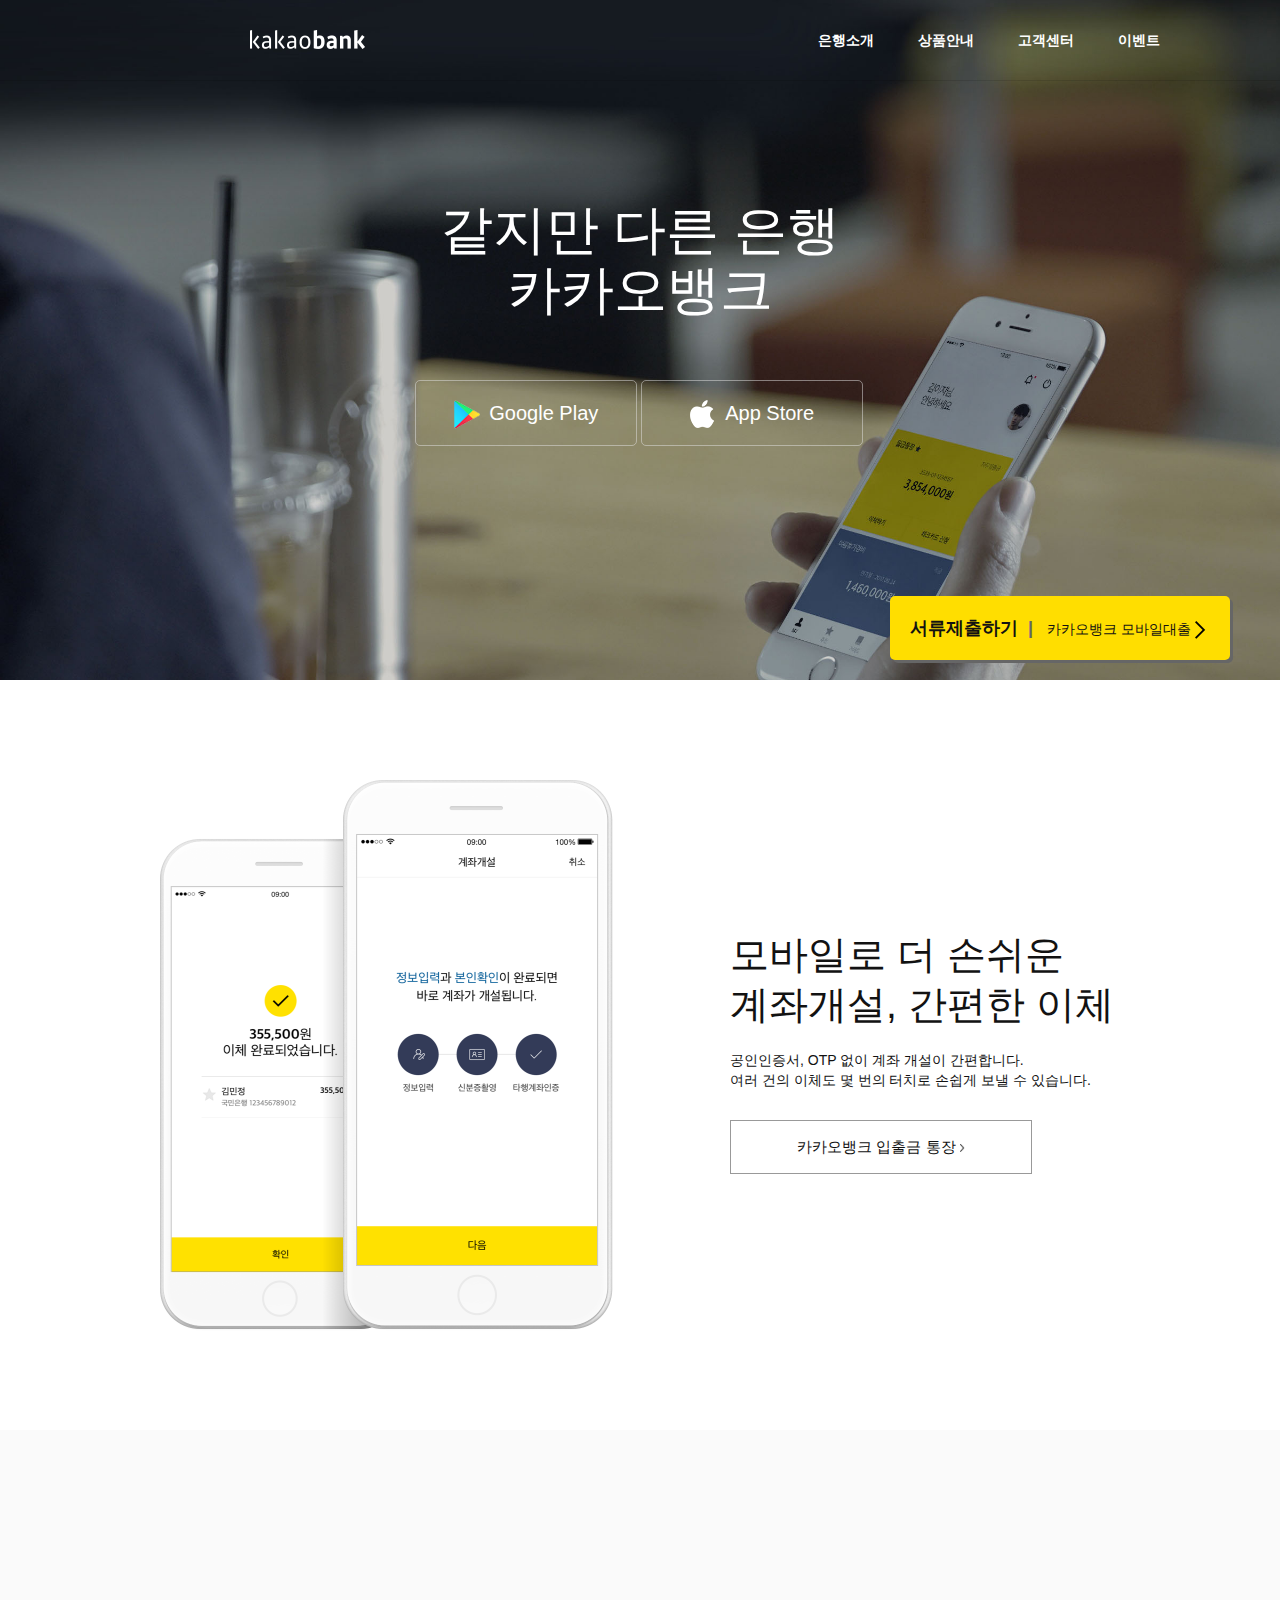
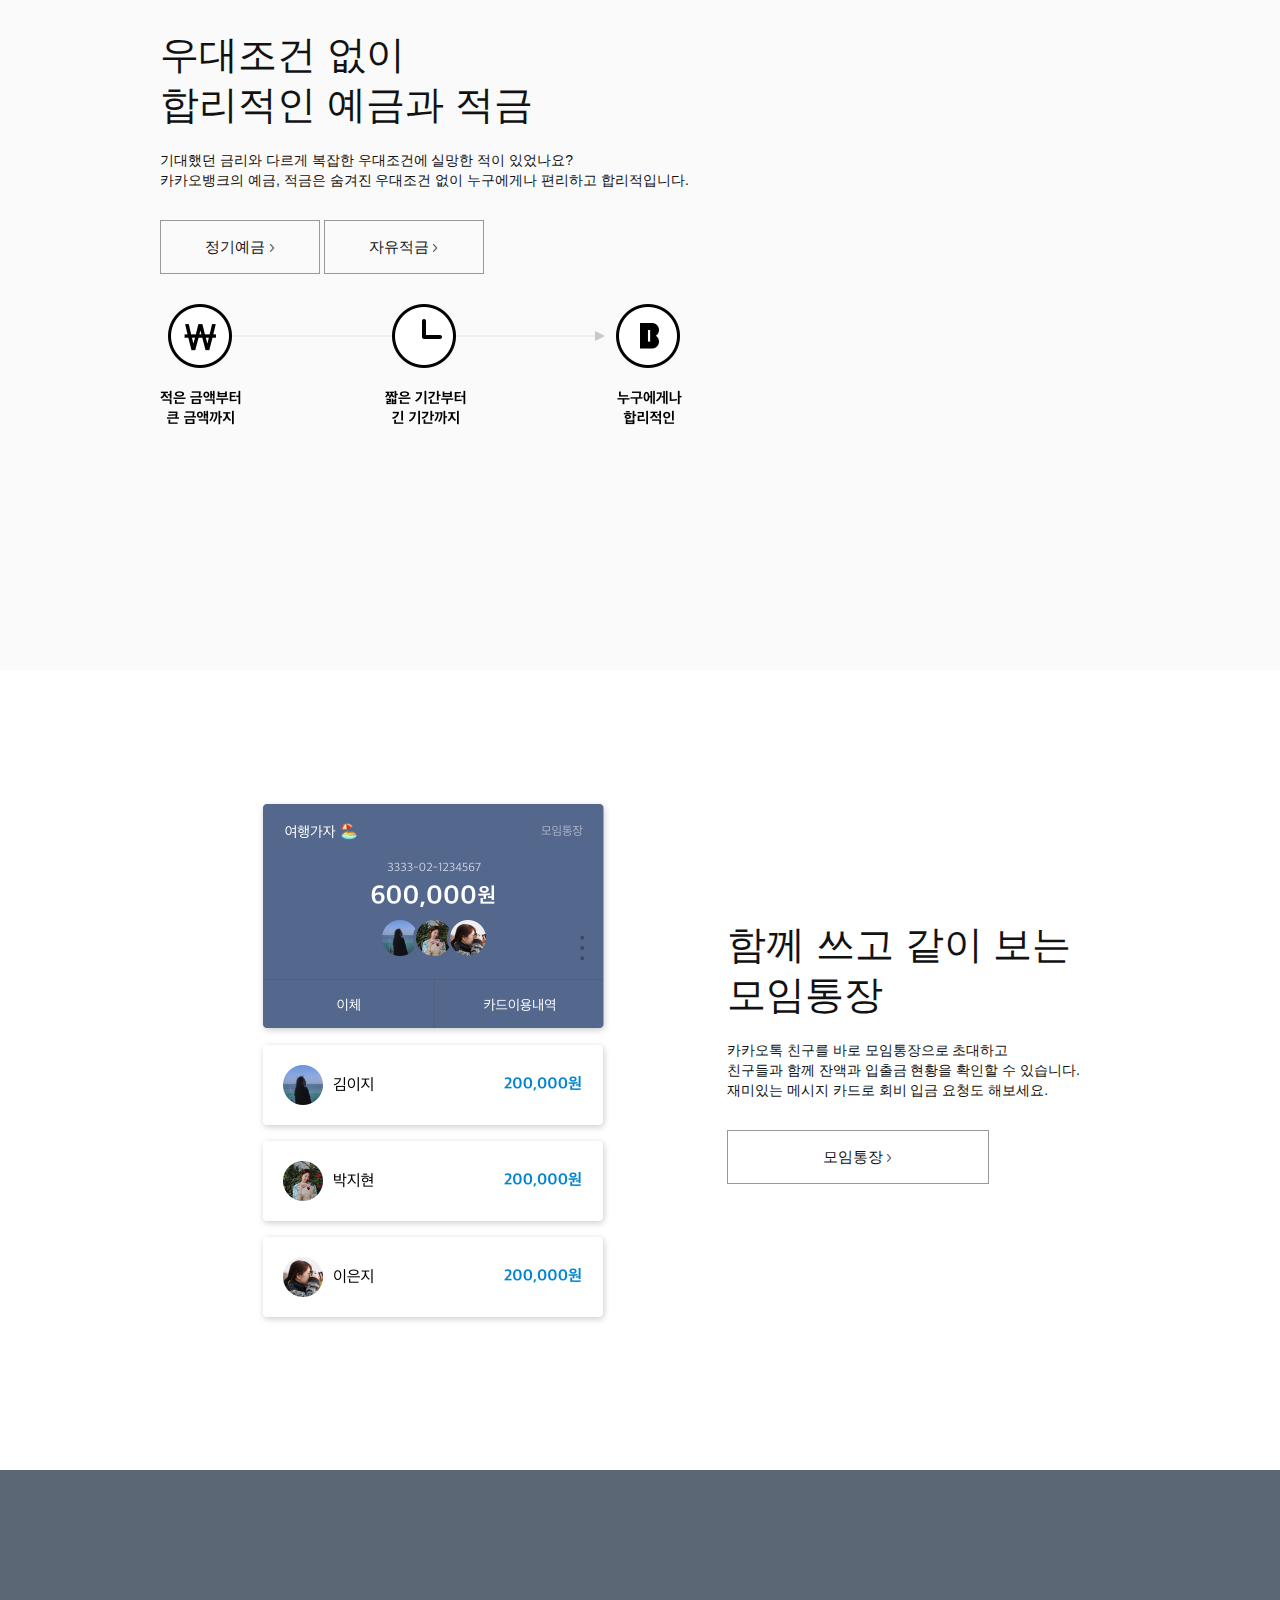
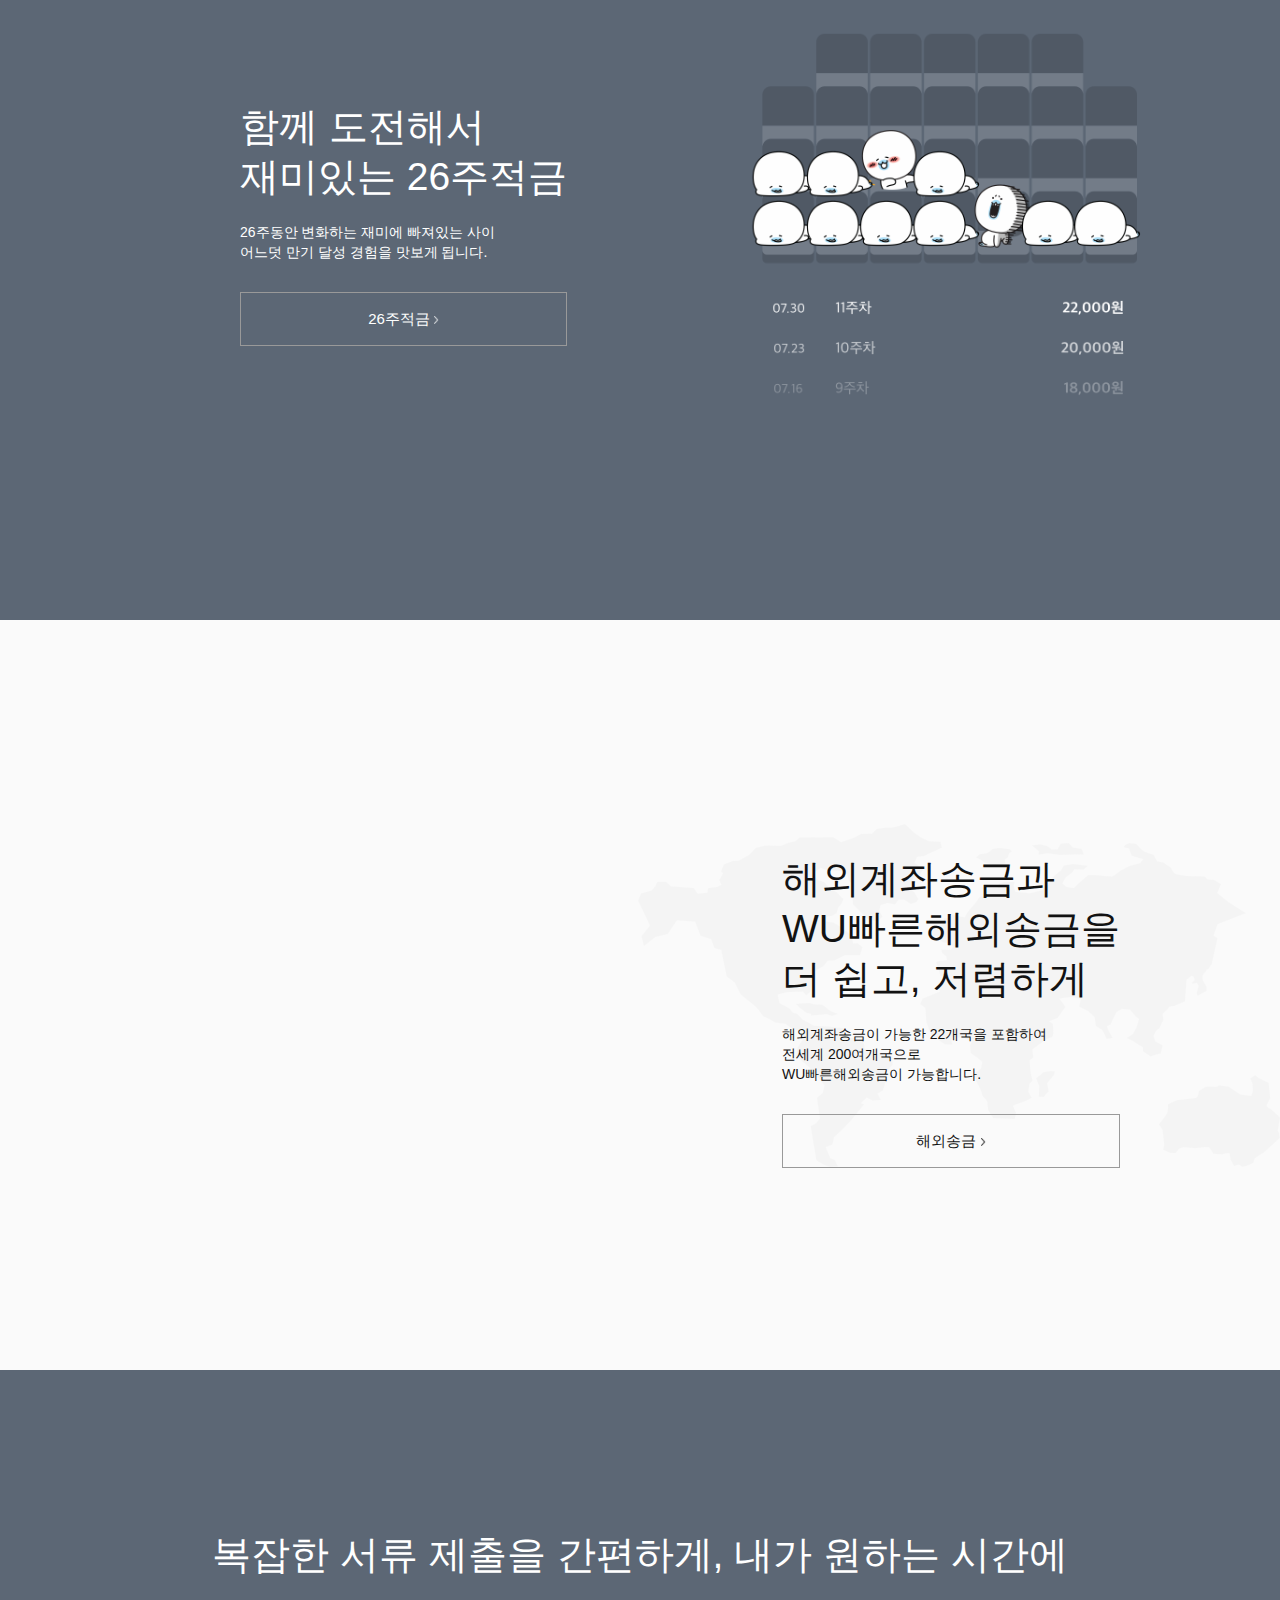
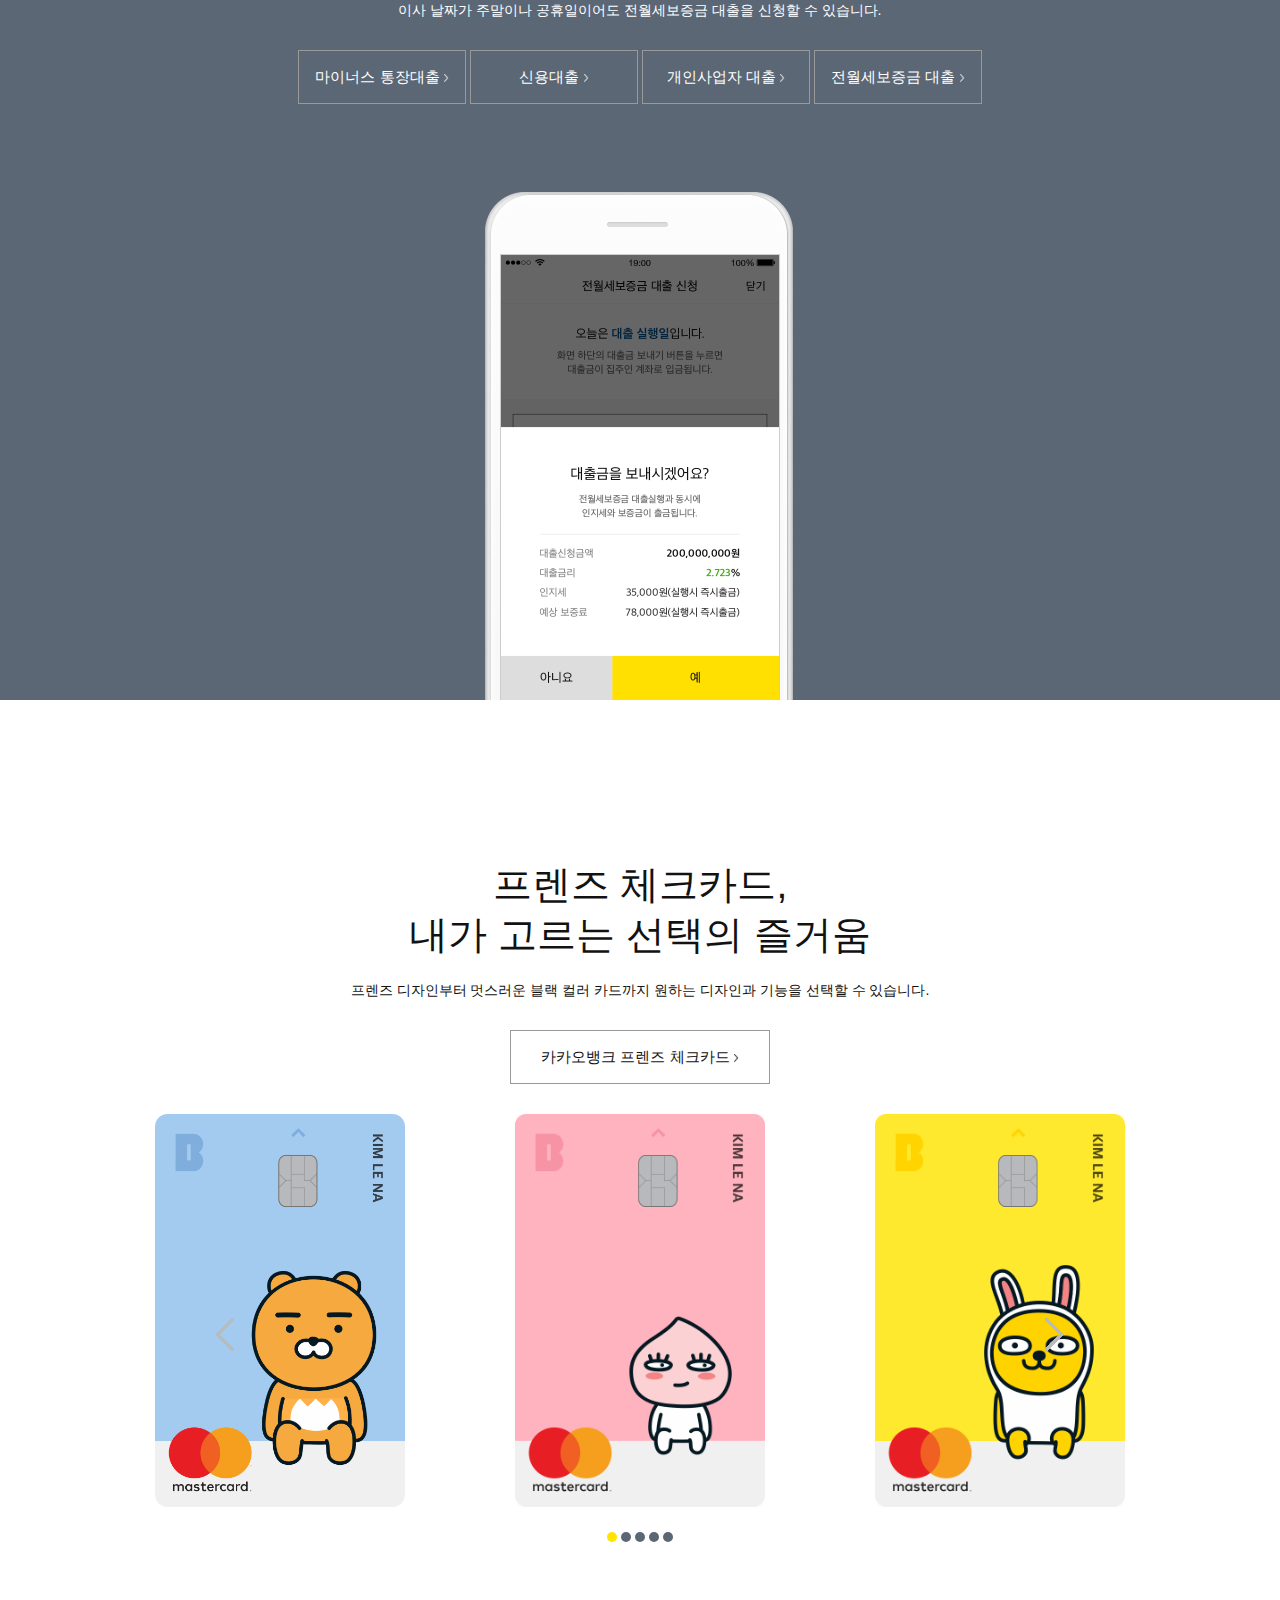
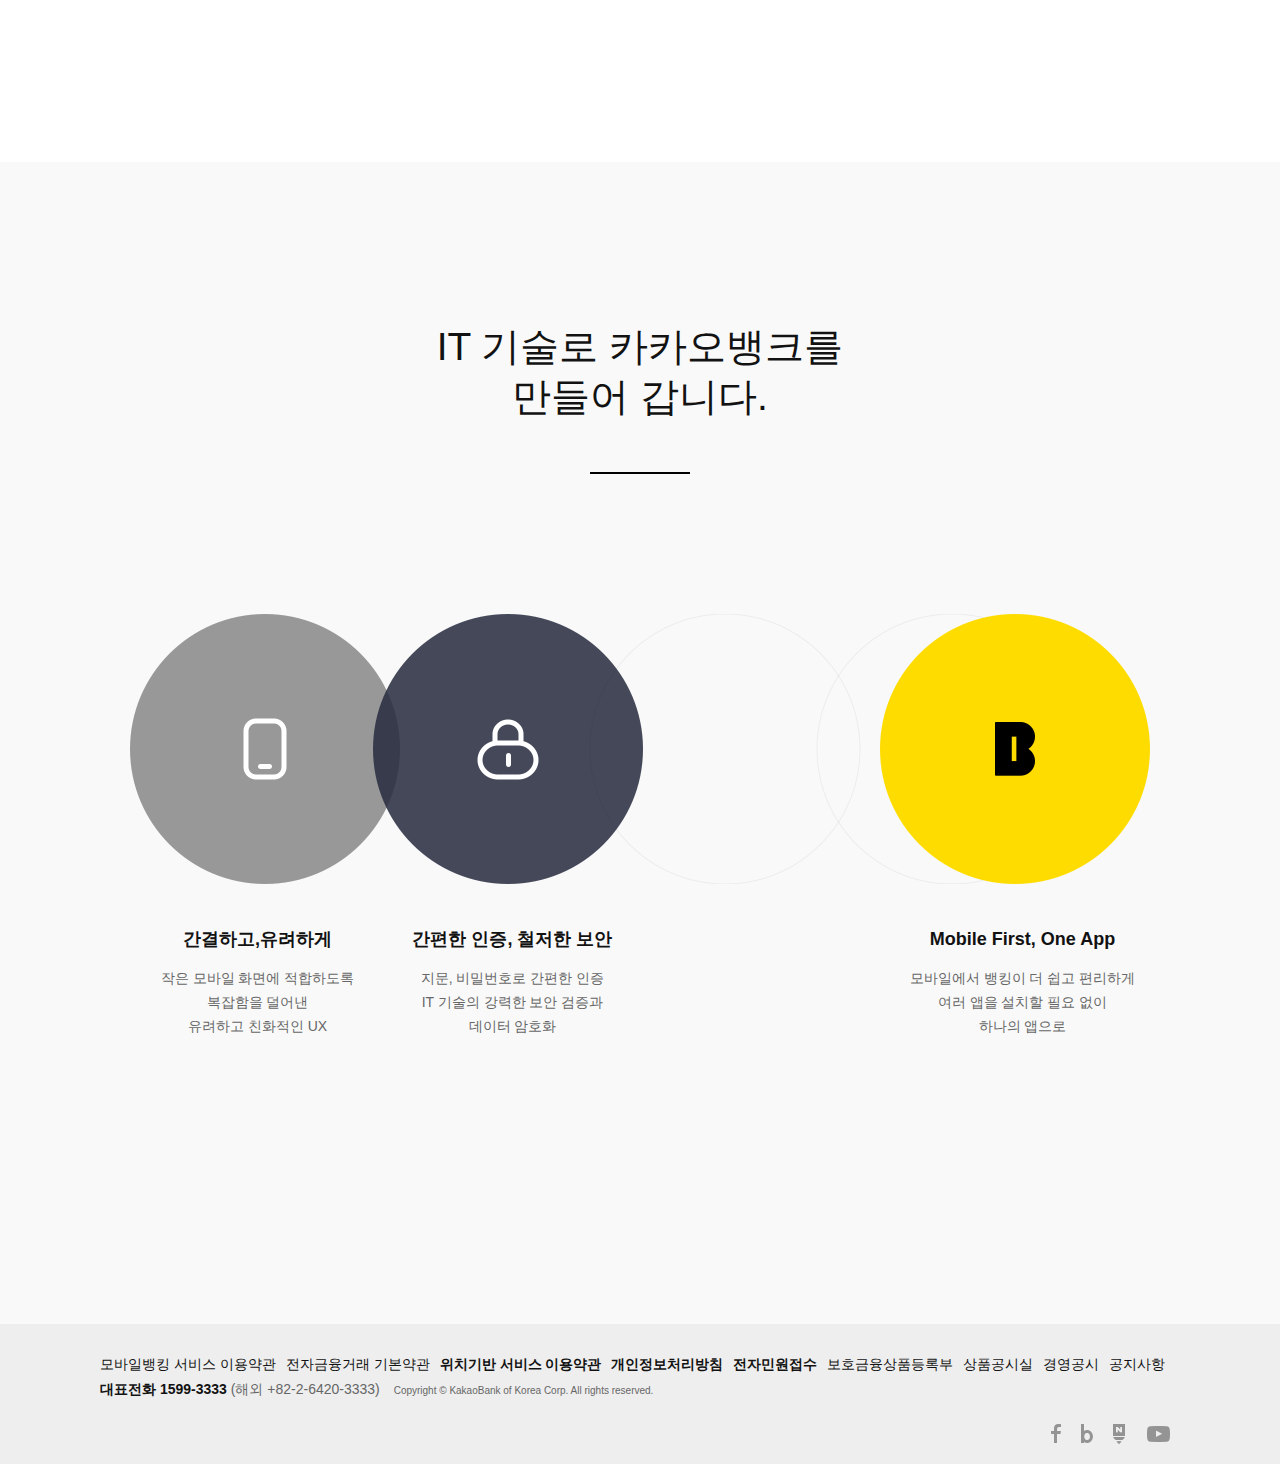
<file: index.html>
<!DOCTYPE html>
<html lang="ko">
<head>
    <meta charset="UTF-8">
    <meta name="viewport" content="width=device-width, initial-scale=1.0">
    <meta http-equiv="X-UA-Compatible" content="ie=edge">
    <title>카카오뱅크</title>
    <link rel="stylesheet" href="./css/style.css">
    <link rel="stylesheet" href="css/slick.css">
    <link rel="stylesheet" href="./css/home.css">
    <link rel="stylesheet" href="./css/reset.css">
    <link rel="stylesheet" href="css/cssanimation.min.css">
    <script src="js/jquery-3.4.1.min.js"></script>
    <script src="js/slick.js"></script>
    <script src="js/scrolly.min.js"></script>
    <!-- <link href="./fonts/YoonGothicPro750.woff" rel="stylesheet" type="text/css"> -->
    
<body>
    <div id="wrap">
        <header id="header1">
            <div class="headerTop">
                <h1><a href="index.html">카카오뱅크 로고</a></h1>
            <nav>
                

                <ul class="menu">
                    <li id="menu1"><a href="./about.html">은행소개</a>
                        <div class="subwrap">
                        <ul class="sub sub1">
                            <li><a href="./about.html">카카오뱅크</a>
                                <ul class="sublinks">
                                    <li><a href="#">브랜드</a></li>
                                    <li><a href="#">주주사 소개</a></li>
                                    <li><a href="#">오시는 길</a></li>
                                    <li><a href="#">제휴문의</a></li>
                                </ul>
                            </li>
                            <li><a href="#">윤리경영</a>
                                <ul class="sublinks">
                                    <li><a href="#">윤리강령</a></li>
                                    <li><a href="#">임직원행동기준</a></li>
                                </ul>
                            </li>
                            <li><a href="#">투자정보</a>
                                <ul class="sublinks">
                                    <li><a href="#">공시정보</a></li>
                                    <li><a href="#">재무정보</a></li>
                                </ul>
                            </li>
                            <li><a href="#">인재채용 ></a>
                            </li>
                            <li><a href="#">새소식</a>
                                <ul class="sublinks">
                                    <li><a href="#">공지사항</a></li>
                                    <li><a href="#">보도자료    </a></li>
                        
                                </ul>
                            </li>
                        </ul>
                    </div>
                    </li>

                    <li id="menu2"><a href="#">상품안내</a>
                    <div class="subwrap">
                        <ul class="sub sub2">
                            <li><a href="#">예적금</a>
                                <ul class="sublinks">
                                    <li><a href="#">입출금통장</a></li>
                                    <li><a href="#">모임통장</a></li>
                                    <li><a href="#">정기예금</a></li>
                                    <li><a href="#">자유적금</a></li>
                                </ul>
                            </li>
                            <li><a href="#">대출</a>
                                <ul class="sublinks">
                                    <li><a href="#">비상금대출</a></li>
                                    <li><a href="#">마이너스 통장대출</a></li>
                                    <li><a href="#">신용대출</a></li>
                                    <li><a href="#">개인사업자 대출</a></li>
                                    <li><a href="#">전월세보증금 대출</a></li>
                                    
                                </ul>
                            </li>
                            <li><a href="#">카드</a>
                                <ul class="sublinks">
                                    <li><a href="#">체크카드</a></li>
                                </ul>
                            </li>
                        
                            <li><a href="#">해외송금</a>
                                <ul class="sublinks">
                                    <li><a href="#">해외송금 보내기</a></li>
                                    <li><a href="#">해외송금 받기</a></li>
                        
                                </ul>
                            </li>
                        </ul>
                    </div>
                    </li>
                    <li id="menu3"><a href="help.html">고객센터</a>
                    <div class="subwrap">
                        <ul class="sub sub3">
                            <li><a href="help.html">이용안내</a>
                                <ul class="sublinks">
                                    <li><a href="#">자주 묻는 질문</a></li>
                                    <li><a href="#">이용시간 안내</a></li>
                                    <li><a href="#">ATM 이용안내</a></li>
                                    <li><a href="#">금리안내</a></li>
                                    <li><a href="#">수수려안내</a></li>
                                </ul>
                            </li>
                            <li><a href="#">상담하기</a>
                                <ul class="sublinks">
                                    <li><a href="#">고객의 소리</a></li>
                                    <li><a href="#">1:1 문의</a></li>
                                </ul>
                            </li>
                            <li><a href="#">소비자보호</a>
                                <ul class="sublinks">
                                    <li><a href="#">소비자보호체계</a></li>
                                    <li><a href="#">소비자보호 우수사례</a></li>
                                    <li><a href="#">전자민원</a></li>
                                    <li><a href="#">민원현황공시</a></li>
                                    <li><a href="#">민원사무편람</a></li>
                                    <li><a href="#">금융정보</a></li>
                                    <li><a href="#">금융사기 관련공시</a></li>
                                    <li><a href="#">보안취약점 신고 안내</a></li>
                                </ul>
                            </li>
                            <li><a href="#">증명서</a>
                                <ul class="sublinks">
                                    <li><a href="#">나의 증명서 발급내역</a></li>
                                    <li><a href="#">증명서 진위 확인</a></li>
                        
                                </ul>
                            </li>
                            <li><a href="#">약관・서식</a>
                                <ul class="sublinks">
                                    <li><a href="#">약관</a></li>
                                    <li><a href="#">서식</a></li>
                                    <li><a href="#">상품설명서</a></li>
                                    <li><a href="#">상품공시</a></li>
                        
                                </ul>
                            </li>
                        </ul>
                    </div></li>
                    <li id=menu4><a href="./event.html">이벤트</a></li>
                </ul>
            </nav>
            </div>
            <div class="intro">
                <h2 class="mainTitle">
                    같지만 다른 은행
                    <br>카카오뱅크
                </h2>

                <div class="download">
                    <div class="link play">
                            <a href="#"><span class="icon"></span>
                            <span>
                            Google Play
                        </span> </a>

                    </div>
                    <div class="link store">
                            <a href="#"><span class="icon"></span>
                                <span>App Store</span>
                                </a>
                    </div>

                </div>

                <div class=submit>
                    <a href="#">
                        <span class=txt_submit>서류제출하기</span>
                        <span class="txt_bank">카카오뱅크 모바일대출</span>
                        <span class="submit_arr"><img src="img/home_arr.png"></span>
                    </a>
                </div>

            </div>
        </header>

        <script>
                window.onload = function() {
                   scrolly();
                }; 

                $(window).on('scroll',function(){

                var scr = $(this).scrollTop();
                var point = $('.row1').offset().top-250;

                if(scr>=point){
                    $('header').addClass('on');
                    $('.menu>li').parents('.headerTop').addClass('on');
                
                }else if(scr===0){
                    $('header').removeClass('on');
                    $('.menu>li').parents('.headerTop').removeClass('on');
                    
                }


                })
             </script>

        <section class="row1">
            <div class="row_wrap">
            <div class="row1img">
                <img src="img/home_phone_1.png">
            </div>
            <div class="row1txt">
                <h3>모바일로 더 손쉬운<br>
                        계좌개설, 간편한 이체</h3>

                <span class="txt_detail">
                        공인인증서, OTP 없이 계좌 개설이 간편합니다.<br>
                        여러 건의 이체도 몇 번의 터치로 손쉽게 보낼 수 있습니다.
                </span>

                <div class="more">
                    <span><a href="#">카카오뱅크 입출금 통장</a></span>
                    <span><img src="img/home_arr.png"></span>
                </div>

            </div>


        </div>

        </section>

        <section class="row2">
            <div class="row2txt">
                <h3>우대조건 없이<br>
                        합리적인 예금과 적금</h3>

                <span class="txt_detail">
                        기대했던 금리와 다르게 복잡한 우대조건에 실망한 적이 있었나요?<br>
카카오뱅크의 예금, 적금은 숨겨진 우대조건 없이 누구에게나 편리하고 합리적입니다.
                </span>
                <div class="row2more">
                <div class="more">
                    <span><a href="#">정기예금</a></span>
                    <span><img src="img/home_arr.png"></span>
                </div>

                <div class="more">
                    <span><a href="#">자유적금</a></span>
                    <span><img src="img/home_arr.png"></span>
                </div>
            </div>

                <div class="row2icon">
                    <img src="./img/home_money.png">
                </div>

            </div>

            <div class="row2img" >
                <img src="img/home_phone_3.png" data-scrolly-down="blurInLeft, delay:0.5s" >
            </div>


        </section>

        <section class="row3">

            <div class="row3img">
                <img src="img/home_moim.png">
            </div>

            <div class="row3txt">
                <h3>함께 쓰고 같이 보는<br>
                        모임통장</h3>

                <span class="txt_detail">
                        카카오톡 친구를 바로 모임통장으로 초대하고<br>
                        친구들과 함께 잔액과 입출금 현황을 확인할 수 있습니다.<br>
                        재미있는 메시지 카드로 회비 입금 요청도 해보세요.
                </span>

                <div class="more">
                    <span><a href="#">모임통장</a></span>
                    <span><img src="img/home_arr.png"></span>
                </div>

            </div>



        </section>

        <section class="row4">
            <div class="row4txt">
                <h3>함께 도전해서<br>
                        재미있는 26주적금</h3>

                <span class="txt_detail">
                        26주동안 변화하는 재미에 빠져있는 사이<br>
                        어느덧 만기 달성 경험을 맛보게 됩니다.
                </span>
            

                <div class="more">
                    <span><a href="#">26주적금</a></span>
                    <span><img src="img/home_arr2.png"></span>
                </div>
            


            </div>

            <div class="row4img">
                <img src="img/home_26week.png">
            </div>



        </section>

        <section class="row5">
             <div class="row5img">
                <img src="img/home_phone_2v2.png" data-scrolly-down="blurInTop">
            </div>

            <div class="row5txt">
                <h3>해외계좌송금과<br>
                        WU빠른해외송금을<br>
                        더 쉽고, 저렴하게</h3>

                <span class="txt_detail">
                        해외계좌송금이 가능한 22개국을 포함하여<br>
                        전세계 200여개국으로<br>
                        WU빠른해외송금이 가능합니다.
                </span>

                <div class="more">
                    <span><a href="#">해외송금</a></span>
                    <span><img src="img/home_arr.png"></span>
                </div>

            </div>


        </section>

        <section class="row6">
            <div class="row6txt">
            <h3>복잡한 서류 제출을 간편하게, 내가 원하는 시간에</h3>
            <p>이사 날짜가 주말이나 공휴일이어도 전월세보증금 대출을 신청할 수 있습니다.</p>
            <div class="row6more">
                <div class="more">
                    <span><a href="#">마이너스 통장대출</a></span>
                    <span><img src="img/home_arr2.png"></span>
                </div>
                <div class="more">
                    <span><a href="#">신용대출</a></span>
                    <span><img src="img/home_arr2.png"></span>
                </div>
                <div class="more">
                    <span><a href="#">개인사업자 대출</a></span>
                    <span><img src="img/home_arr2.png"></span>
                </div>
                <div class="more">
                    <span><a href="#">전월세보증금 대출</a></span>
                    <span><img src="img/home_arr2.png"></span>
                </div>


            </div>
            </div>

            <div class="row6img">
                <img src="img/home_phone_4.png">
            </div>

        </section>

        <section class="row7">
            <div class="row7txt">
            <h3>프렌즈 체크카드,<br>
                    내가 고르는 선택의 즐거움</h3>
            <p>프렌즈 디자인부터 멋스러운 블랙 컬러 카드까지 원하는 디자인과 기능을 선택할 수 있습니다.</p>
            
                <div class="more">
                    <span><a href="#">카카오뱅크 프렌즈 체크카드</a></span>
                    <span><img src="img/home_arr.png"></span>
                </div>
               
            </div>

            <div class="sliderwrap">
                <ul class="regular slider">
                    <li><img src="./img/home_checkcard_1.png"></li>
                    <li><img src="./img/home_checkcard_2.png"></li>
                    <li><img src="./img/home_checkcard_3.png"></li>
                    <li><img src="./img/home_checkcard_4.png"></li>
                    <li><img src="./img/home_checkcard_5.png"></li>
                </ul>
            </div>

            <div class="button">
                <a href="#" class="button_prev"></a>
                <a href="#" class="button_next"></a>
            </div>

            <!-- <script>
            $('.slider').slick({
                
                                 'arrows' : true,
                                 'dots' : true,
                                 'customPaging' : function(s, i){
                                     return '<a href="#"></a>'
                                 },
                                 'fade' : true,
                                 'autoplay' : true,
                    
                                 

                             });</script> -->

            



        </section>
        <section class="row8">
            <div class="row8txt">
                <h3>IT 기술로 카카오뱅크를<br>
                        만들어 갑니다.</h3>

                <span class="bar"></span>
            </div>

            <div class="row8img">
                <img src="img/home_it.png">
                <ul class="imgtxt">
                    <li><strong>간결하고,유려하게</strong>
                        <p>작은 모바일 화면에 적합하도록<br>
                                복잡함을 덜어낸<br>
                                유려하고 친화적인 UX</p>
                    </li>

                    <li><strong>간편한 인증, 철저한 보안</strong>
                        <p>지문, 비밀번호로 간편한 인증<br>
                                IT 기술의 강력한 보안 검증과<br>
                                데이터 암호화</p>
                    </li>
                    <li>
                        &nbsp;

                    </li>

                    <li><strong>Mobile First, One App</strong>
                        <p>모바일에서 뱅킹이 더 쉽고 편리하게<br>
                                여러 앱을 설치할 필요 없이<br>
                                하나의 앱으로</p>
                    </li>
                </ul>

            </div>

        </section>

        <footer>
            <div class="footIn">
            <ul class="footmenu">
                <li><a href="#">모바일뱅킹 서비스 이용약관
                    </a></li>
                <li><a href="#">전자금융거래 기본약관
                        </a></li>
                <li><a href="#">위치기반 서비스 이용약관
                        </a></li>
                <li><a href="#">개인정보처리방침</a></li>
                <li><a href="#">전자민원접수</a></li>
                <li><a href="#">보호금융상품등록부</a></li>
                <li><a href="#">상품공시실</a></li>
                <li><a href="#">경영공시</a></li>
                <li><a href="#">공지사항</a></li>

            </ul>
            <div class=foottxt>
            <span class="call1">
                대표전화 1599-3333
            </span>
            <span class="call2">
                (해외 +82-2-6420-3333)
            </span>
            <span class="copy">
                    Copyright © KakaoBank of Korea Corp. All rights reserved. 
            </span>
            </div>

            <ul class="sns">
                <li><a href="#">facebook</a></li>
                <li><a href="#">blog</a></li>
                
                <li><a href="#">post</a></li>
                <li><a href="#">youtube</a></li>
            </ul>
        </div>
        </footer>
        



    </div>

    <script>


        $('.sublinks>li').on('mouseover', function(){
            $(this).css('textDecoration', 'underline');
        }).on('mouseout',function(){
            $(this).css('textDecoration', 'none');
        });

        $('.menu>li').on('mouseover', function(){
            $(this).children('.subwrap').stop().slideDown();
            $(this).addClass('on').siblings().removeClass('on');
            $(this).parents('.headerTop').addClass('on');
        }).on('mouseout',function(){
            $(this).children('.subwrap').stop().slideUp();
            $(this).parents('.headerTop').removeClass('on');
            
        });

        $(".regular").slick({
        autoplaySpeed:400,
        autoplay:false,
        dots: true,
        infinite: true,
        slidesToShow: 3,
        slidesToScroll: 1,
        arrows:true,
        centerMode: false,
        prevArrow : '.button .button_prev',
	    nextArrow : '.button .button_next',
	//     customPaging : function(s,i){
	// 	return '<a href="#"></a>';
	// },
      });

    
    </script>
</body>
</html>
</file>
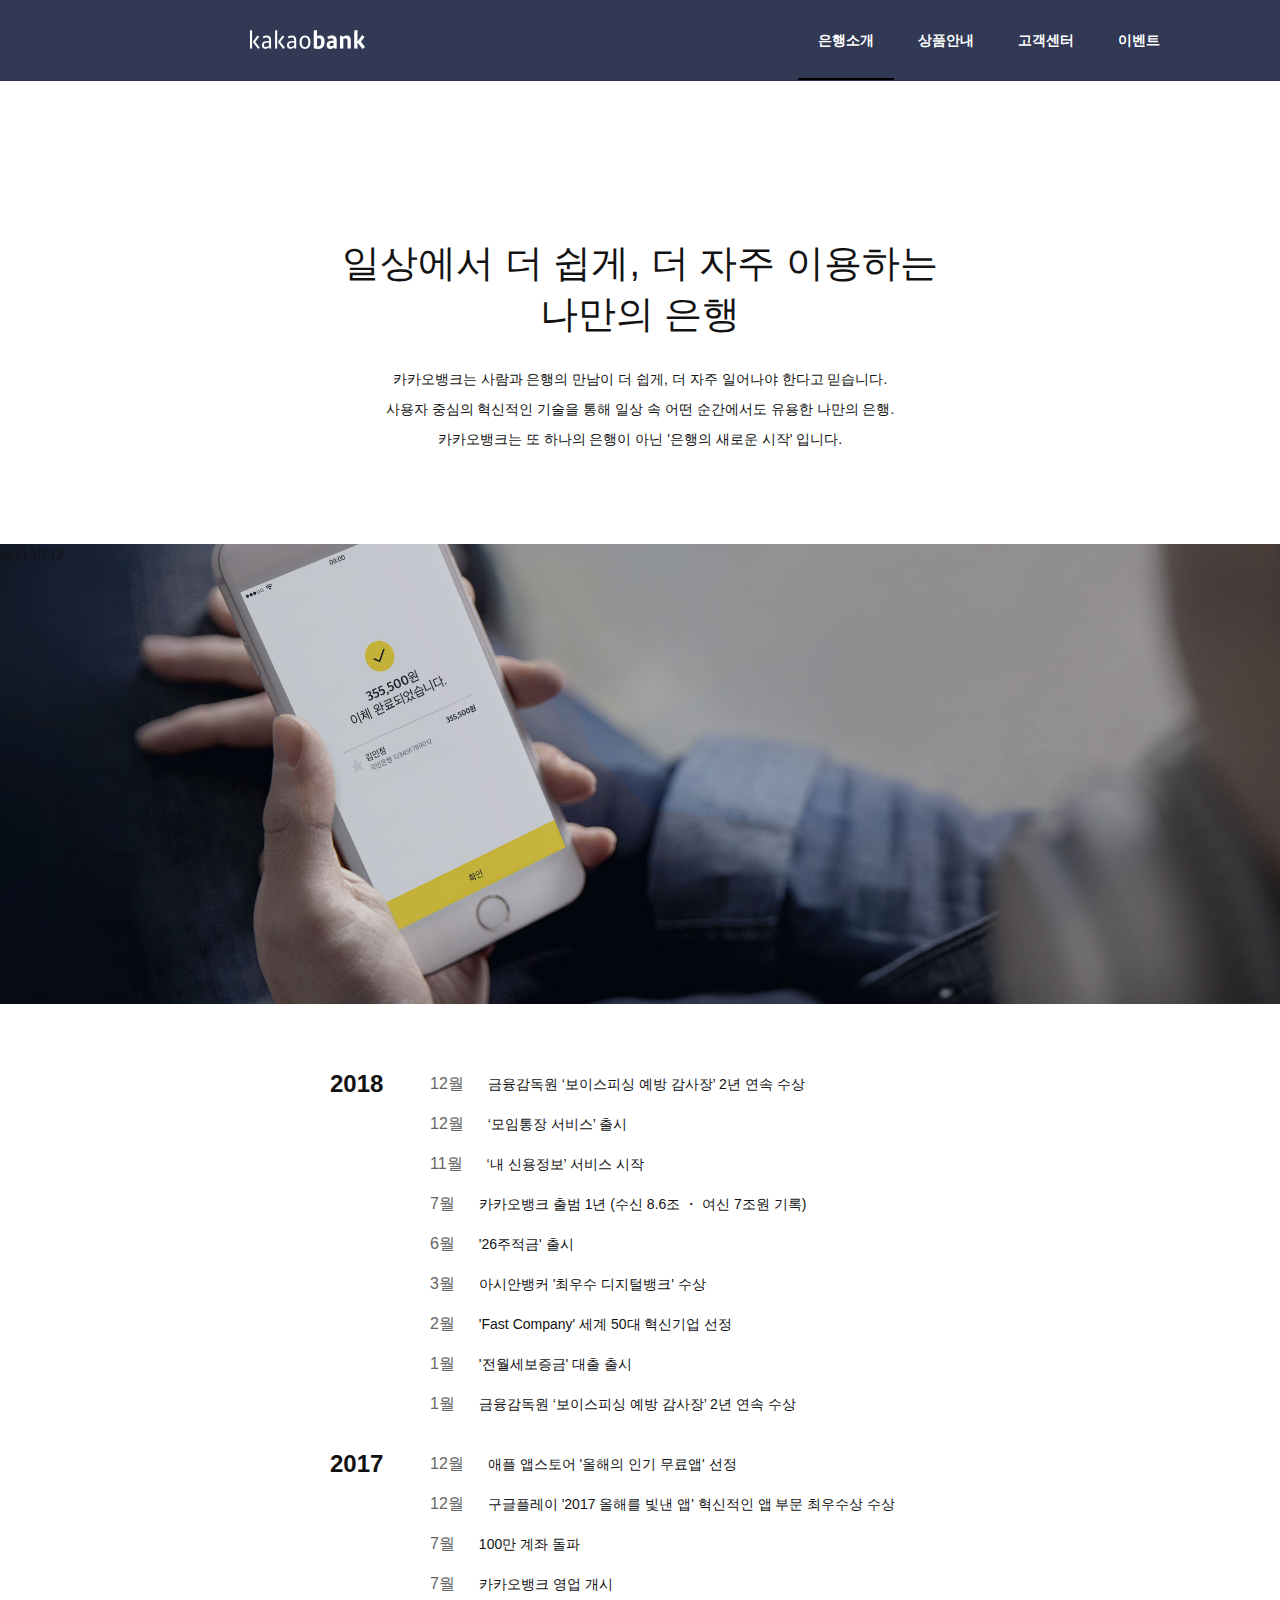
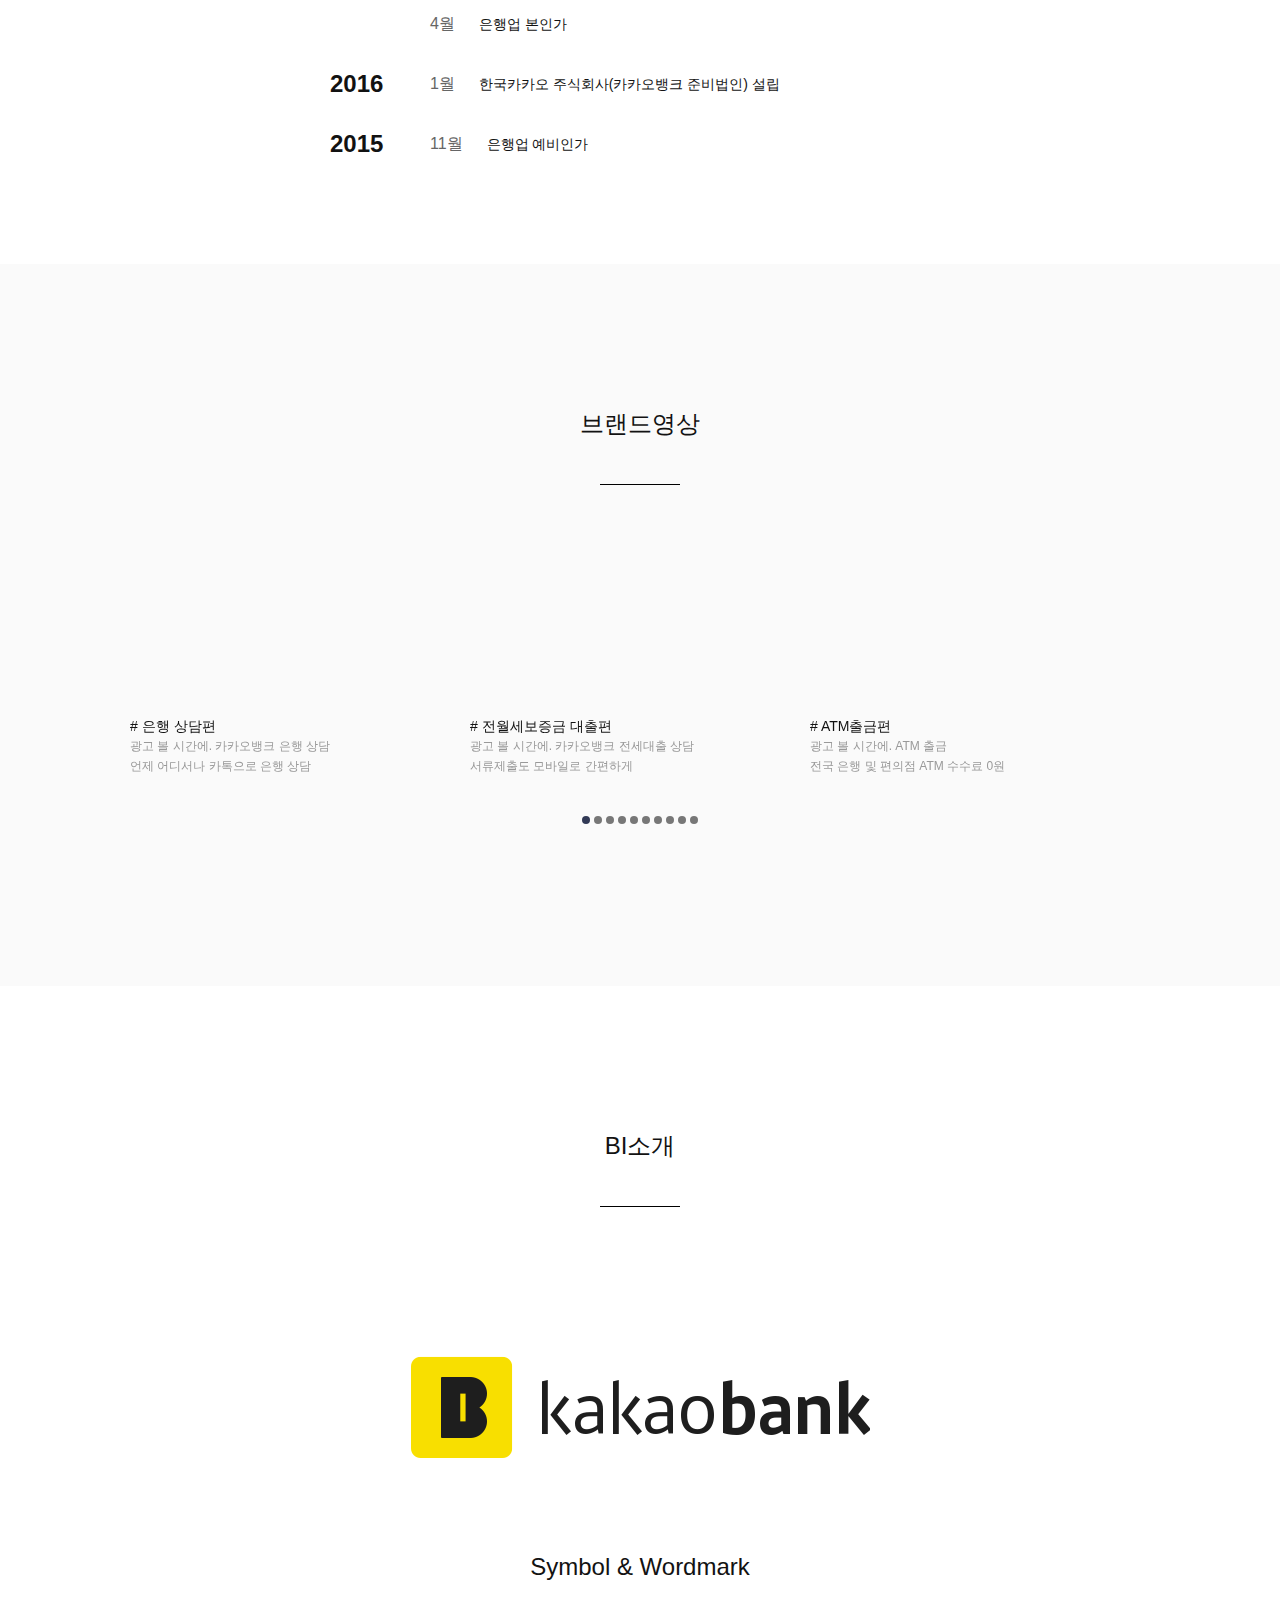
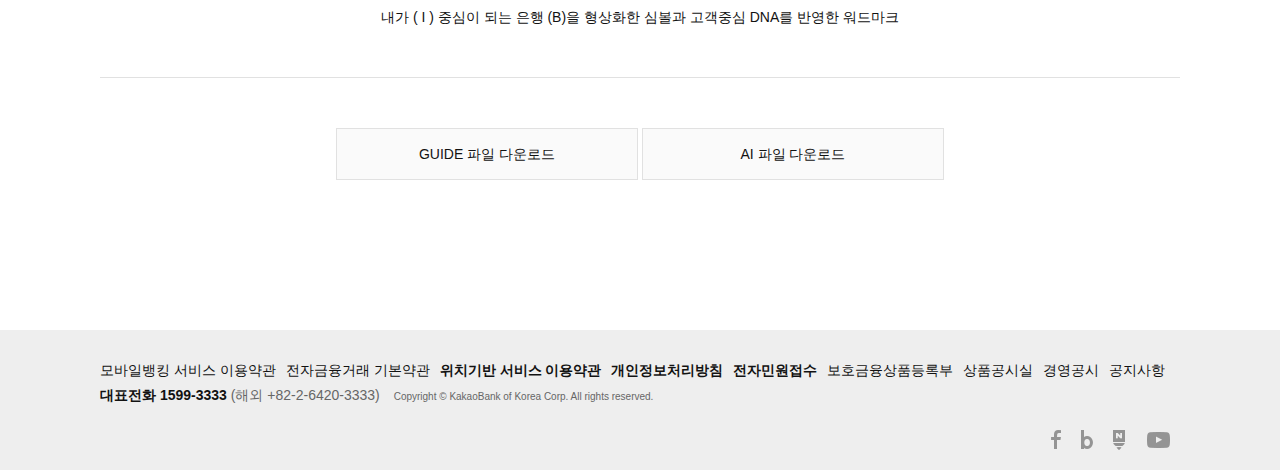
<file: about.html>
<!DOCTYPE html>
<html lang="ko">
<head>
    <meta charset="UTF-8">
    <meta name="viewport" content="width=device-width, initial-scale=1.0">
    <meta http-equiv="X-UA-Compatible" content="ie=edge">
    <title>카카오뱅크-은행소개</title>
    <link rel="stylesheet" href="./css/style.css">
    <link rel="stylesheet" href="css/slick.css">
    <link rel="stylesheet" href="./css/about.css">
    <link rel="stylesheet" href="./css/reset.css">
    <link rel="stylesheet" href="css/cssanimation.min.css">
    <script src="js/jquery-3.4.1.min.js"></script>
    <script src="js/slick.js"></script>
    <script src="js/scrolly.min.js"></script>
</head>
<body>
    <div id="wrap">
            <header>
                    <div class="headerTop">
                        <h1><a href="./index.html">카카오뱅크 로고</a></h1>
                    <nav>
                        
        
                        <ul class="menu">
                            <li id="menu1"><a href="./about.html">은행소개</a>
                                <div class="subwrap">
                                <ul class="sub sub1">
                                    <li><a href="./about.html">카카오뱅크</a>
                                        <ul class="sublinks">
                                            <li><a href="#">브랜드</a></li>
                                            <li><a href="#">주주사 소개</a></li>
                                            <li><a href="#">오시는 길</a></li>
                                            <li><a href="#">제휴문의</a></li>
                                        </ul>
                                    </li>
                                    <li><a href="#">윤리경영</a>
                                        <ul class="sublinks">
                                            <li><a href="#">윤리강령</a></li>
                                            <li><a href="#">임직원행동기준</a></li>
                                        </ul>
                                    </li>
                                    <li><a href="#">투자정보</a>
                                        <ul class="sublinks">
                                            <li><a href="#">공시정보</a></li>
                                            <li><a href="#">재무정보</a></li>
                                        </ul>
                                    </li>
                                    <li><a href="#">인재채용 ></a>
                                    </li>
                                    <li><a href="#">새소식</a>
                                        <ul class="sublinks">
                                            <li><a href="#">공지사항</a></li>
                                            <li><a href="#">보도자료    </a></li>
                                
                                        </ul>
                                    </li>
                                </ul>
                            </div>
                            </li>
        
                            <li id="menu2"><a href="#">상품안내</a>
                            <div class="subwrap">
                                <ul class="sub sub2">
                                    <li><a href="#">예적금</a>
                                        <ul class="sublinks">
                                            <li><a href="#">입출금통장</a></li>
                                            <li><a href="#">모임통장</a></li>
                                            <li><a href="#">정기예금</a></li>
                                            <li><a href="#">자유적금</a></li>
                                        </ul>
                                    </li>
                                    <li><a href="#">대출</a>
                                        <ul class="sublinks">
                                            <li><a href="#">비상금대출</a></li>
                                            <li><a href="#">마이너스 통장대출</a></li>
                                            <li><a href="#">신용대출</a></li>
                                            <li><a href="#">개인사업자 대출</a></li>
                                            <li><a href="#">전월세보증금 대출</a></li>
                                            
                                        </ul>
                                    </li>
                                    <li><a href="#">카드</a>
                                        <ul class="sublinks">
                                            <li><a href="#">체크카드</a></li>
                                        </ul>
                                    </li>
                                
                                    <li><a href="#">해외송금</a>
                                        <ul class="sublinks">
                                            <li><a href="#">해외송금 보내기</a></li>
                                            <li><a href="#">해외송금 받기</a></li>
                                
                                        </ul>
                                    </li>
                                </ul>
                            </div>
                            </li>
                            <li id="menu3"><a href="./help.html">고객센터</a>
                            <div class="subwrap">
                                <ul class="sub sub3">
                                    <li><a href="./help.html">이용안내</a>
                                        <ul class="sublinks">
                                            <li><a href="#">자주 묻는 질문</a></li>
                                            <li><a href="#">이용시간 안내</a></li>
                                            <li><a href="#">ATM 이용안내</a></li>
                                            <li><a href="#">금리안내</a></li>
                                            <li><a href="#">수수려안내</a></li>
                                        </ul>
                                    </li>
                                    <li><a href="#">상담하기</a>
                                        <ul class="sublinks">
                                            <li><a href="#">고객의 소리</a></li>
                                            <li><a href="#">1:1 문의</a></li>
                                        </ul>
                                    </li>
                                    <li><a href="#">소비자보호</a>
                                        <ul class="sublinks">
                                            <li><a href="#">소비자보호체계</a></li>
                                            <li><a href="#">소비자보호 우수사례</a></li>
                                            <li><a href="#">전자민원</a></li>
                                            <li><a href="#">민원현황공시</a></li>
                                            <li><a href="#">민원사무편람</a></li>
                                            <li><a href="#">금융정보</a></li>
                                            <li><a href="#">금융사기 관련공시</a></li>
                                            <li><a href="#">보안취약점 신고 안내</a></li>
                                        </ul>
                                    </li>
                                    <li><a href="#">증명서</a>
                                        <ul class="sublinks">
                                            <li><a href="#">나의 증명서 발급내역</a></li>
                                            <li><a href="#">증명서 진위 확인</a></li>
                                
                                        </ul>
                                    </li>
                                    <li><a href="#">약관・서식</a>
                                        <ul class="sublinks">
                                            <li><a href="#">약관</a></li>
                                            <li><a href="#">서식</a></li>
                                            <li><a href="#">상품설명서</a></li>
                                            <li><a href="#">상품공시</a></li>
                                
                                        </ul>
                                    </li>
                                </ul>
                            </div></li>
                            <li id=menu4><a href="./event.html">이벤트</a></li>
                        </ul>
                    </nav>
                    </div>
                    
                     
                        
        
                      
        
                    </div>
                </header>

                <script>
                        window.onload = function() {
                           scrolly();
                        }; 
        
                        $(window).on('scroll',function(){
        
                        var scr = $(this).scrollTop();
                        var point = $('.row1').offset().top-250;
        
                        if(scr>=point){
                            $('header').addClass('on');
                            $('.menu>li').parents('.headerTop').addClass('on');
                        
                        }else if(scr===0){
                            $('header').removeClass('on');
                            
                        }
        
        
                        })
                     </script>
                <!-- header -->
                <div id="article">
                <section class="row1">
                    <h2>일상에서 더 쉽게, 더 자주 이용하는<br>
                            나만의 은행</h2>
                    <p>카카오뱅크는 사람과 은행의 만남이 더 쉽게, 더 자주 일어나야 한다고 믿습니다.<br>
                        사용자 중심의 혁신적인 기술을 통해 일상 속 어떤 순간에서도 유용한 나만의 은행.<br>
                        카카오뱅크는 또 하나의 은행이 아닌 '은행의 새로운 시작' 입니다.</p> 
                </section>

                <section class="row2">
                    <ul class="regular slider">
                        <li class="s1">슬라이더1</li>
                        <li class="s2">슬라이더2</li>
                        <li class="s3">슬라이더3</li>
                        <li class="s4">슬라이더4</li>
                        
                    </ul>
                    <!-- slider -->
                </section>

                <section class="row3">
                    <div class="history">
                        <div class="2018 yearwrap">
                            <span class="year">
                                2018
                            </span>
                            <div class="monthcontent">
                                <div class="item">
                                <span class="month">12월</span>
                                <span class="txt">금융감독원 ‘보이스피싱 예방 감사장’ 2년 연속 수상</span>
                                </div>
                                <div class="item">
                                <span class="month">12월</span>
                                <span class="txt">‘모임통장 서비스’ 출시</span>
                                </div>
                                <div class="item">
                                <span class="month">11월</span>
                                <span class="txt">‘내 신용정보’ 서비스 시작</span>
                                </div> 
                                <div class="item">
                                <span class="month">7월</span>
                                <span class="txt">카카오뱅크 출범 1년 (수신 8.6조 ・ 여신 7조원 기록)</span>
                                </div> 
                                <div class="item">
                                <span class="month">6월</span>
                                <span class="txt">'26주적금' 출시</span>
                                </div> 
                                <div class="item">
                                <span class="month">3월</span>
                                <span class="txt">아시안뱅커 '최우수 디지털뱅크' 수상</span>
                                </div> 
                                <div class="item">
                                <span class="month">2월</span>
                                <span class="txt">'Fast Company' 세계 50대 혁신기업 선정</span>
                                </div> 
                                <div class="item">
                                <span class="month">1월</span>
                                <span class="txt">'전월세보증금' 대출 출시</span>
                                </div>    
                                <div class="item">
                                <span class="month">1월</span>
                                <span class="txt">금융감독원 ‘보이스피싱 예방 감사장’ 2년 연속 수상</span>
                                </div> 
                                <div class="item">
                                
                                </div>
                        </div>
                    </div>
                        <div class="2017 yearwrap">
                            <span class="year">
                                2017
                            </span>
                            <span class="monthcontent">
                                <div class="item">
                                <span class="month">12월</span>
                                <span class="txt">애플 앱스토어 '올해의 인기 무료앱' 선정</span>
                                </div>
                                <div class="item">
                                <span class="month">12월</span>
                                <span class="txt">구글플레이 '2017 올해를 빛낸 앱' 혁신적인 앱 부문 최우수상 수상</span>
                                </div>
                                <div class="item">
                                <span class="month">7월</span>
                                <span class="txt">100만 계좌 돌파</span>
                                </div> 
                                <div class="item">
                                <span class="month">7월</span>
                                <span class="txt">카카오뱅크 영업 개시</span>
                                </div> 
                                <div class="item">
                                <span class="month">4월</span>
                                <span class="txt">은행업 본인가</span>
                                </div> 
                                
                            </span>
                        </div>
                        <div class="2016 yearwrap">
                            <span class="year">
                                2016
                            </span>
                            <span class="monthcontent">
                                <div class="item">
                                <span class="month">1월</span>
                                <span class="txt">한국카카오 주식회사(카카오뱅크 준비법인) 설립</span>
                                </div>
                                
                            </span>
                        </div>
                        <div class="2016 yearwrap">
                            <span class="year">
                                2015
                            </span>
                            <span class="monthcontent">
                                <div class="item">
                                <span class="month">11월</span>
                                <span class="txt">은행업 예비인가</span>
                                </div>
                                
                            </span>
                        </div>


                    </div>

                </section>

                <section class="row4">
                    <h3>브랜드영상</h3>
                    <span class="bar"></span>

                    <div>
                        <ul class="video slider">
                            <li>
                                
                                <iframe width="306" height="176" src="https://www.youtube.com/embed/ui8b24hiSw8" frameborder="0" allow="accelerometer; autoplay; encrypted-media; gyroscope; picture-in-picture" allowfullscreen></iframe>
                                
                                <div class="txt">
                                    <p class="title"># 은행 상담편</p>
                                    <p class="content">
                                        광고 볼 시간에. 카카오뱅크 은행 상담<br>
                                        언제 어디서나 카톡으로 은행 상담
                                    </p>
                                </div>
                            </li>
                            <li>        
                                    <iframe width="306" height="176" src="https://www.youtube.com/embed/2eLyKs4UgWU" frameborder="0" allow="accelerometer; autoplay; encrypted-media; gyroscope; picture-in-picture" allowfullscreen></iframe>
                                <div class="txt">
                                    <p class="title"># 전월세보증금 대출편</p>
                                    <p class="content">
                                        광고 볼 시간에. 카카오뱅크 전세대출 상담<br>
                                        서류제출도 모바일로 간편하게
                                    </p>
                                </div>
                            </li>
                            <li>        
                                    <iframe width="306" height="176" src="https://www.youtube.com/embed/1X7I4qk_a5U" frameborder="0" allow="accelerometer; autoplay; encrypted-media; gyroscope; picture-in-picture" allowfullscreen></iframe>
                                    <div class="txt">
                                    <p class="title"># ATM출금편</p>
                                    <p class="content">
                                        광고 볼 시간에. ATM 출금<br>
                                        전국 은행 및 편의점 ATM 수수료 0원
                                    </p>
                                </div>
                            </li>
                            <li>        
                                    <iframe width="306" height="176" src="https://www.youtube.com/embed/2gOCcPDUuw4" frameborder="0" allow="accelerometer; autoplay; encrypted-media; gyroscope; picture-in-picture" allowfullscreen></iframe>
                                <div class="txt">
                                    <p class="title"># 자유적금편</p>
                                    <p class="content">
                                        광고 볼 시간에. 카카오뱅크 적금 가입<br>
                                        기간도 금액도 내 마음대로 자유적금
                                    </p>
                                </div>
                            </li>
                            <li>        
                                    <iframe width="306" height="176" src="https://www.youtube.com/embed/_eGuEJCqHfA" frameborder="0" allow="accelerometer; autoplay; encrypted-media; gyroscope; picture-in-picture" allowfullscreen></iframe>
                                <div class="txt">
                                    <p class="title"># 회전목마편</p>
                                    <p class="content">
                                        5초에 한명씩, 1년만에 630만 명<br>
                                        카카오뱅크 어떻게 한거야?
                                    </p>
                                </div>
                            </li>
                            <li>        
                                    <iframe width="306" height="176" src="https://www.youtube.com/embed/Rwu7DiAR8Xo" frameborder="0" allow="accelerometer; autoplay; encrypted-media; gyroscope; picture-in-picture" allowfullscreen></iframe>
                                <div class="txt">
                                    <p class="title"># 기차편</p>
                                    <p class="content">
                                        공인인증서 없애기, 간편로그인<br>
                                        여러 개의 앱을 하나로, 앱 UI를 심플하게<br>
                                        카카오뱅크 어떻게 한거야?
                                    </p>
                                </div>
                            </li>
                            <li>        
                                <iframe width="306" height="176" src="https://www.youtube.com/embed/-E9CoFlc2X8" frameborder="0" allow="accelerometer; autoplay; encrypted-media; gyroscope; picture-in-picture" allowfullscreen></iframe>
                                <div class="txt">
                                    <p class="title"># 간편 이체편</p>
                                    <p class="content">
                                        계좌 번호를 몰라도 공인인증서가 없어도 가능한 간편 이체<br>
                                        같지만 다른 은행 카카오뱅크
                                    </p>
                                </div>
                            </li>
                            <li>        
                                <iframe width="306" height="176" src="https://www.youtube.com/embed/xhTe6fqERTU" frameborder="0" allow="accelerometer; autoplay; encrypted-media; gyroscope; picture-in-picture" allowfullscreen></iframe>
                                <div class="txt">
                                    <p class="title"># 아무때나 계좌개설편</p>
                                    <p class="content">
                                        24시간 365일 아무때나 계좌 개설이 가능한 은행<br>
                                        같지만 다른 은행 카카오뱅크
                                    </p>
                                </div>
                            </li>
                            <li>        
                                    <iframe width="306" height="176" src="https://www.youtube.com/embed/08iB8EVMcvk" frameborder="0" allow="accelerometer; autoplay; encrypted-media; gyroscope; picture-in-picture" allowfullscreen></iframe>
                                <div class="txt">
                                    <p class="title"># People in kakaobank</p>
                                    <p class="content">
                                        권위적이지 않고 누구나 쉽게 이용할 수 있는 은행<br>
                                        카카오뱅크 사람들은 세상에 없던 은행을 만들어 나갑니다.
                                    </p>
                                </div>
                            </li>
                            <li>        
                                <iframe width="306" height="176" src="https://www.youtube.com/embed/-E9CoFlc2X8" frameborder="0" allow="accelerometer; autoplay; encrypted-media; gyroscope; picture-in-picture" allowfullscreen></iframe>
                                <div class="txt">
                                    <p class="title"># Kakaobank 브랜드 영상</p>
                                    <p class="content">
                                        은행을 의미하는 B, 그리고 은행의 중심에 서있는 나(|)<br>
                                        카카오뱅크의 심볼을 통해 내가 중심이 되는<br>
                                        "은행의 새로운 시작"을 이야기 합니다.
                                    </p>
                                </div>
                            </li>
                            
                            <!-- 동영상 목록더 남아있음 -->
                        </ul>
                    </div>
                </section>

                <section class="row5">
                    <h3>BI소개</h3>
                    <span class="bar"></span>
                    <p class="bi"><img src="img/about/img_brand_bi.png"></p>
                    <!-- 이미지 넣기 -->
                    <div class="txtwrap">
                    <p class="symbol">
                        Symbol & Wordmark
                    </p>
                    <p class="symboltxt">
                            내가 ( I ) 중심이 되는 은행 (B)을 형상화한 심볼과 고객중심 DNA를 반영한 워드마크
                    </p>
                    </div>

                    <div class="download">
                        <div class="more">
                                <a href="#">GUIDE 파일 다운로드</a>
                        </div>
                        <div class="more">
                                 <a href="#">AI 파일 다운로드</a>
                        </div>
                    </div>
                    


                </section>
                </div>
                
                
                
                


                <!-- footer -->
                <footer>
                        <div class="footIn">
                        <ul class="footmenu">
                            <li><a href="#">모바일뱅킹 서비스 이용약관
                                </a></li>
                            <li><a href="#">전자금융거래 기본약관
                                    </a></li>
                            <li><a href="#">위치기반 서비스 이용약관
                                    </a></li>
                            <li><a href="#">개인정보처리방침</a></li>
                            <li><a href="#">전자민원접수</a></li>
                            <li><a href="#">보호금융상품등록부</a></li>
                            <li><a href="#">상품공시실</a></li>
                            <li><a href="#">경영공시</a></li>
                            <li><a href="#">공지사항</a></li>
            
                        </ul>
                        <div class=foottxt>
                        <span class="call1">
                            대표전화 1599-3333
                        </span>
                        <span class="call2">
                            (해외 +82-2-6420-3333)
                        </span>
                        <span class="copy">
                                Copyright © KakaoBank of Korea Corp. All rights reserved. 
                        </span>
                        </div>
            
                        <ul class="sns">
                            <li><a href="#">facebook</a></li>
                            <li><a href="#">blog</a></li>
                            
                            <li><a href="#">post</a></li>
                            <li><a href="#">youtube</a></li>
                        </ul>
                    </div>
                    </footer>
        
    </div>

        <script>

            
        $('.menu>li').on('mouseover', function(){
            $(this).children('.subwrap').stop().slideDown();
            $(this).addClass('on').siblings().removeClass('on');
            $(this).parents('.headerTop').addClass('on');
        }).on('mouseout',function(){
            $(this).children('.subwrap').stop().slideUp();
            $(this).parents('.headerTop').removeClass('on');
            
        });

        $(".regular").slick({
        autoplay:true,
        dots: false,
        infinite: true,
        autoplaySpeed:700,
        slidesToScroll: 1,
        arrows:false,
        fade:true,
      });

      $(".video").slick({
        autoplay:true,
        dots: true,
        infinite: true,
        slidesToShow: 3,
        slidesToScroll: 1,
        arrows:false,
        autoplaySpeed:1000,
        
      });
    
    
    </script>
    
</body>
</html>
</file>
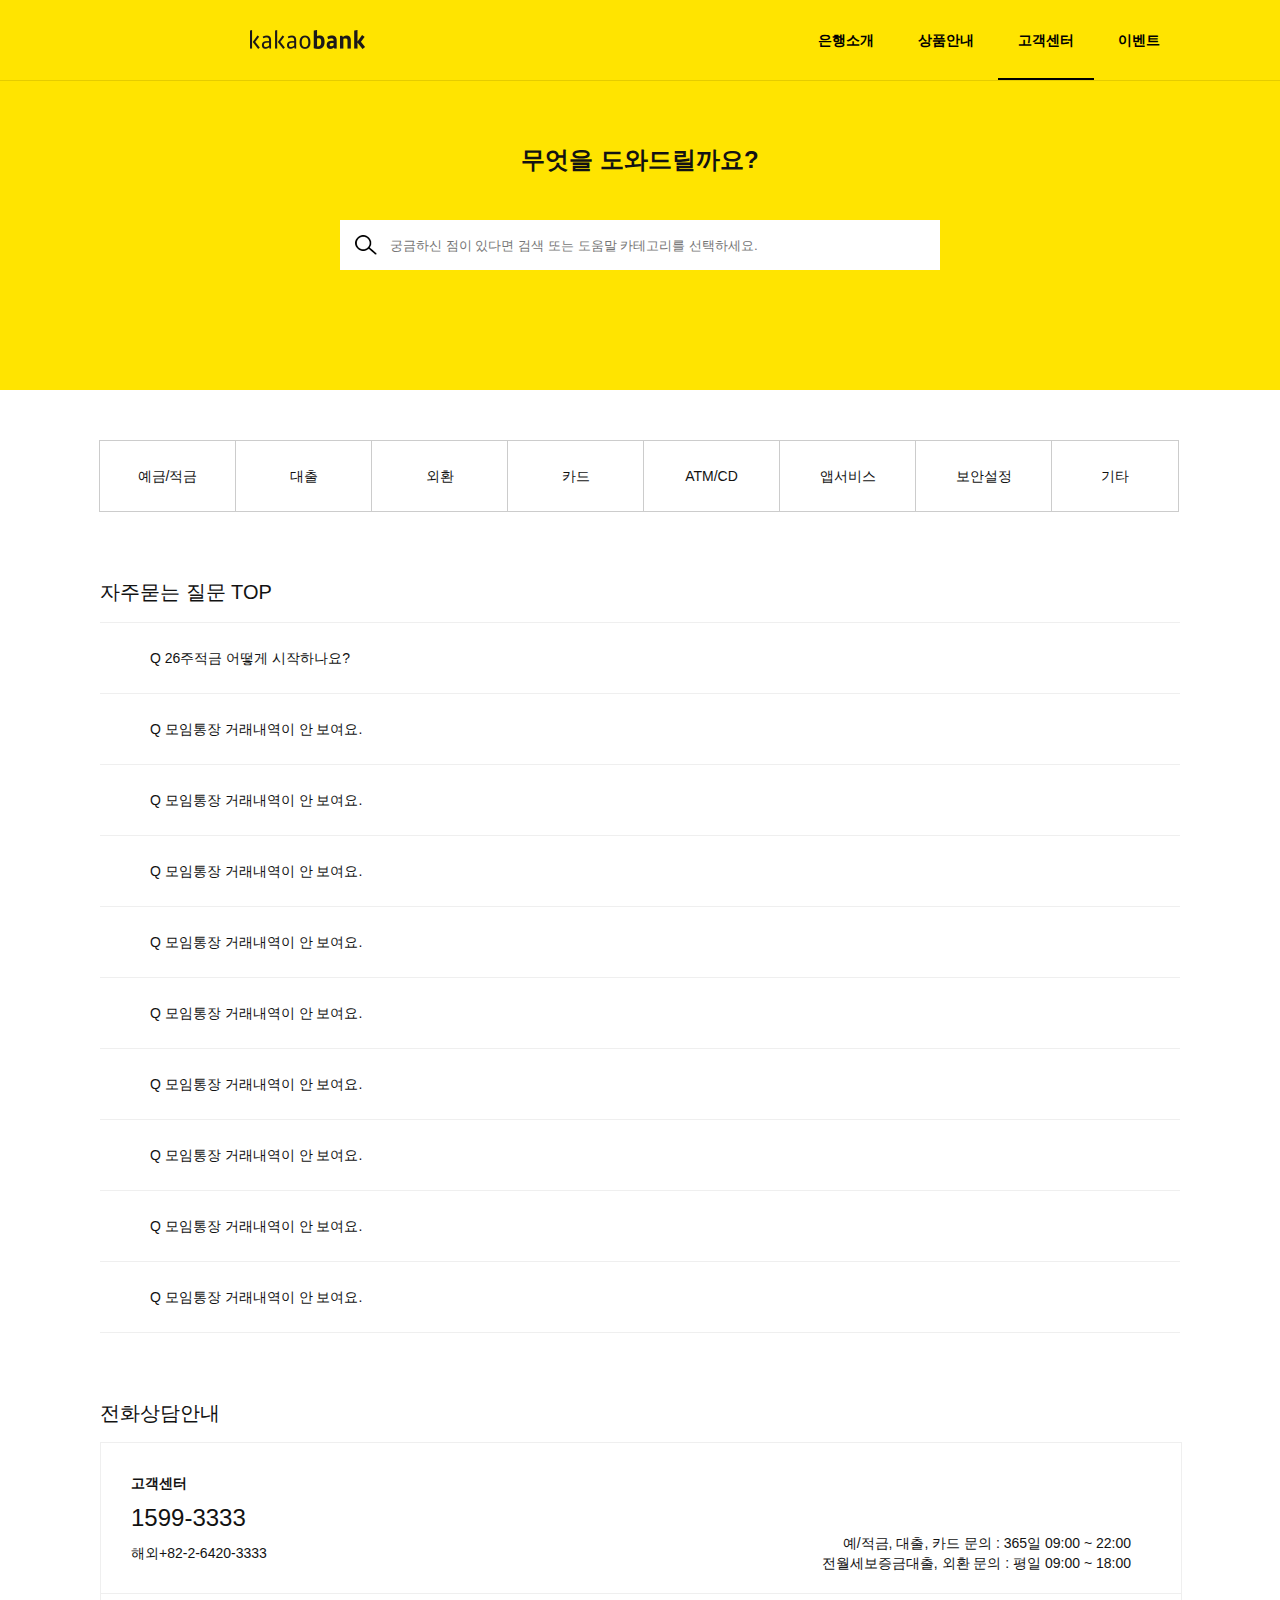
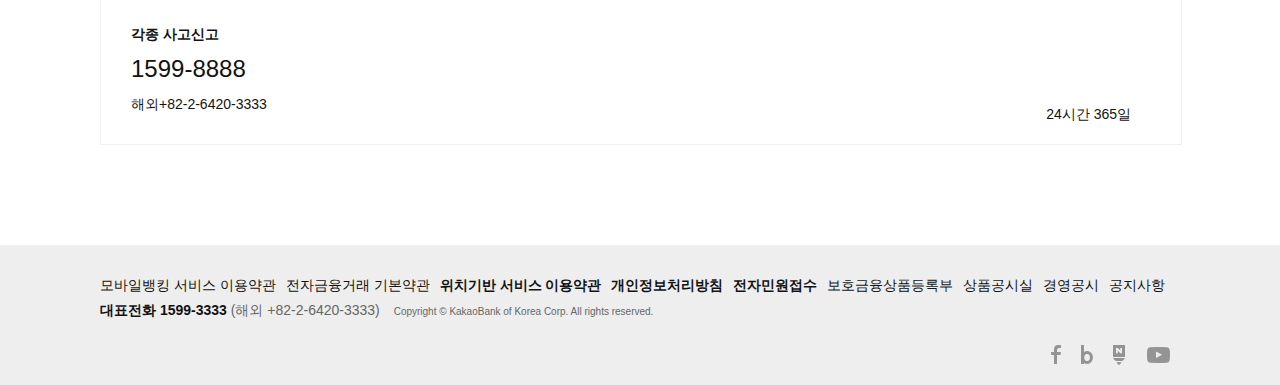
<file: help.html>
<!DOCTYPE html>
<html lang="ko">
<head>
    <meta charset="UTF-8">
    <meta name="viewport" content="width=device-width, initial-scale=1.0">
    <meta http-equiv="X-UA-Compatible" content="ie=edge">
    <title>카카오뱅크</title>
    <link rel="stylesheet" href="./css/style.css">
    <link rel="stylesheet" href="css/slick.css">
    <link rel="stylesheet" href="./css/help.css">
    <link rel="stylesheet" href="./css/reset.css">
    <link rel="stylesheet" href="css/cssanimation.min.css">
    <script src="js/jquery-3.4.1.min.js"></script>
    <script src="js/slick.js"></script>
    <script src="js/scrolly.min.js"></script>
</head>
<body>
    <div id="wrap">
        <header>
            <div class="headerTop">
                <h1><a href="index.html">카카오뱅크 로고</a></h1>
                <nav>
                

                <ul class="menu">
                    <li id="menu1"><a href="./about.html">은행소개</a>
                        <div class="subwrap">
                        <ul class="sub sub1">
                            <li><a href="./about.html">카카오뱅크</a>
                                <ul class="sublinks">
                                    <li><a href="#">브랜드</a></li>
                                    <li><a href="#">주주사 소개</a></li>
                                    <li><a href="#">오시는 길</a></li>
                                    <li><a href="#">제휴문의</a></li>
                                </ul>
                            </li>
                            <li><a href="#">윤리경영</a>
                                <ul class="sublinks">
                                    <li><a href="#">윤리강령</a></li>
                                    <li><a href="#">임직원행동기준</a></li>
                                </ul>
                            </li>
                            <li><a href="#">투자정보</a>
                                <ul class="sublinks">
                                    <li><a href="#">공시정보</a></li>
                                    <li><a href="#">재무정보</a></li>
                                </ul>
                            </li>
                            <li><a href="#">인재채용 ></a>
                            </li>
                            <li><a href="#">새소식</a>
                                <ul class="sublinks">
                                    <li><a href="#">공지사항</a></li>
                                    <li><a href="#">보도자료    </a></li>
                        
                                </ul>
                            </li>
                        </ul>
                    </div>
                    </li>

                    <li id="menu2"><a href="#">상품안내</a>
                    <div class="subwrap">
                        <ul class="sub sub2">
                            <li><a href="#">예적금</a>
                                <ul class="sublinks">
                                    <li><a href="#">입출금통장</a></li>
                                    <li><a href="#">Q 모임통장</a></li>
                                    <li><a href="#">정기예금</a></li>
                                    <li><a href="#">자유적금</a></li>
                                </ul>
                            </li>
                            <li><a href="#">대출</a>
                                <ul class="sublinks">
                                    <li><a href="#">비상금대출</a></li>
                                    <li><a href="#">마이너스 통장대출</a></li>
                                    <li><a href="#">신용대출</a></li>
                                    <li><a href="#">개인사업자 대출</a></li>
                                    <li><a href="#">전월세보증금 대출</a></li>
                                    
                                </ul>
                            </li>
                            <li><a href="#">카드</a>
                                <ul class="sublinks">
                                    <li><a href="#">체크카드</a></li>
                                </ul>
                            </li>
                        
                            <li><a href="#">해외송금</a>
                                <ul class="sublinks">
                                    <li><a href="#">해외송금 보내기</a></li>
                                    <li><a href="#">해외송금 받기</a></li>
                        
                                </ul>
                            </li>
                        </ul>
                    </div>
                    </li>
                    <li id="menu3"><a href="#">고객센터</a>
                    <div class="subwrap">
                        <ul class="sub sub3">
                            <li><a href="#">이용안내</a>
                                <ul class="sublinks">
                                    <li><a href="#">자주 묻는 질문</a></li>
                                    <li><a href="#">이용시간 안내</a></li>
                                    <li><a href="#">ATM 이용안내</a></li>
                                    <li><a href="#">금리안내</a></li>
                                    <li><a href="#">수수려안내</a></li>
                                </ul>
                            </li>
                            <li><a href="#">상담하기</a>
                                <ul class="sublinks">
                                    <li><a href="#">고객의 소리</a></li>
                                    <li><a href="#">1:1 문의</a></li>
                                </ul>
                            </li>
                            <li><a href="#">소비자보호</a>
                                <ul class="sublinks">
                                    <li><a href="#">소비자보호체계</a></li>
                                    <li><a href="#">소비자보호 우수사례</a></li>
                                    <li><a href="#">전자민원</a></li>
                                    <li><a href="#">민원현황공시</a></li>
                                    <li><a href="#">민원사무편람</a></li>
                                    <li><a href="#">금융정보</a></li>
                                    <li><a href="#">금융사기 관련공시</a></li>
                                    <li><a href="#">보안취약점 신고 안내</a></li>
                                </ul>
                            </li>
                            <li><a href="#">증명서</a>
                                <ul class="sublinks">
                                    <li><a href="#">나의 증명서 발급내역</a></li>
                                    <li><a href="#">증명서 진위 확인</a></li>
                        
                                </ul>
                            </li>
                            <li><a href="#">약관・서식</a>
                                <ul class="sublinks">
                                    <li><a href="#">약관</a></li>
                                    <li><a href="#">서식</a></li>
                                    <li><a href="#">상품설명서</a></li>
                                    <li><a href="#">상품공시</a></li>
                        
                                </ul>
                            </li>
                        </ul>
                    </div></li>
                    <li id=menu4><a href="event.html">이벤트</a></li>
                </ul>
                </nav>
            </div>


            <div class="headercon">
                <h3>무엇을 도와드릴까요?</h3>
                <div class="search">
                
                    <input type="text" placeholder="궁금하신 점이 있다면 검색 또는 도움말 카테고리를 선택하세요.">
                    <button class="searchbutton" type="submit">
                        <span class="searchicon">검색</span>
                    </button>
                </div>
            </div>
           

               

    

           

        </header>

        <script>
                window.onload = function() {
                   scrolly();
                }; 

                $(window).on('scroll',function(){

                var scr = $(this).scrollTop();
                var point = $('.contents').offset().top-250;

                if(scr>=point){
                    $('header').addClass('on');
                    $('.menu>li').parents('.headerTop').addClass('on');
                
                }else if(scr===0){
                    $('header').removeClass('on');
                    
                }


                })
             </script>

        <div class="contents">
            <div class="contentswrap">
                <seciton class="question">
                    <ul class="tab">
                        <li><a href="#tab1">예금/적금</a></li>
                        <li><a href="#tab2">대출</a></li>
                        <li><a href="#tab3">외환</a></li>
                        <li><a href="#tab4">카드</a></li>
                        <li><a href="#tab5">ATM/CD</a></li>
                        <li><a href="#tab6">앱서비스</a></li>
                        <li><a href="#tab7">보안설정</a></li>
                        <li><a href="#tab8">기타</a></li>
                    </ul>

                    <div id="tab0">
                            <h4>자주묻는 질문 TOP</h4>
                            <ul class="item">
                                <li><a href="#">Q 26주적금 어떻게 시작하나요?</a></li>
                                <li><a href="#">Q 모임통장 거래내역이 안 보여요.</a></li>
                                <li><a href="#">Q 모임통장 거래내역이 안 보여요.</a></li>
                                <li><a href="#">Q 모임통장 거래내역이 안 보여요.</a></li>
                                <li><a href="#">Q 모임통장 거래내역이 안 보여요.</a></li>
                                <li><a href="#">Q 모임통장 거래내역이 안 보여요.</a></li>
                                <li><a href="#">Q 모임통장 거래내역이 안 보여요.</a></li>
                                <li><a href="#">Q 모임통장 거래내역이 안 보여요.</a></li>
                                <li><a href="#">Q 모임통장 거래내역이 안 보여요.</a></li>
                                <li><a href="#">Q 모임통장 거래내역이 안 보여요.</a></li>

                            </ul>
                        </div>

                    <ul class="panel">
                        
                        <li id="tab1">
                            <h4>예금/적금 카테고리 검색결과입니다.</h4>
                            <ul class="item">
                                <li><a href="#">Q 모임통장 안심계좌번호가 뭔가요?</a></li>
                                <li><a href="#">Q 모임통장 거래내역이 안 보여요.</a></li>
                                <li><a href="#">Q 모임통장 거래내역이 안 보여요.</a></li>
                                <li><a href="#">Q 모임통장 거래내역이 안 보여요.</a></li>
                                <li><a href="#">Q 모임통장 거래내역이 안 보여요.</a></li>
                                <li><a href="#">Q 모임통장 거래내역이 안 보여요.</a></li>
                                <li><a href="#">Q 모임통장 거래내역이 안 보여요.</a></li>
                                <li><a href="#">Q 모임통장 거래내역이 안 보여요.</a></li>
                                <li><a href="#">Q 모임통장 거래내역이 안 보여요.</a></li>
                                <li><a href="#">Q 모임통장 거래내역이 안 보여요.</a></li>
                                
                            </ul>
                        </li>
                        <li id="tab2">
                            <h4>대출 카테고리 검색결과입니다.</h4>
                            <ul class="item">
                                <li><a href="#">Q [개인 사업자 대출] 법인 사업자도 대출이 가능한가요?</a></li>
                                <li><a href="#">Q 모임통장 거래내역이 안 보여요.</a></li>
                                <li><a href="#">Q 모임통장 거래내역이 안 보여요.</a></li>
                                <li><a href="#">Q 모임통장 거래내역이 안 보여요.</a></li>
                                <li><a href="#">Q 모임통장 거래내역이 안 보여요.</a></li>
                                <li><a href="#">Q 모임통장 거래내역이 안 보여요.</a></li>
                                <li><a href="#">Q 모임통장 거래내역이 안 보여요.</a></li>
                                <li><a href="#">Q 모임통장 거래내역이 안 보여요.</a></li>
                                <li><a href="#">Q 모임통장 거래내역이 안 보여요.</a></li>
                                <li><a href="#">Q 모임통장 거래내역이 안 보여요.</a></li>
                                
                            </ul>
                        </li>
                        <li id="tab3">
                            <h4>외환 카테고리 검색결과입니다.</h4>
                            <ul class="item">
                                <li><a href="#">Q 해외송금도 자동이체등록이 가능한가요?</a></li>
                                <li><a href="#">Q 모임통장 거래내역이 안 보여요.</a></li>
                                <li><a href="#">Q 모임통장 거래내역이 안 보여요.</a></li>
                                <li><a href="#">Q 모임통장 거래내역이 안 보여요.</a></li>
                                <li><a href="#">Q 모임통장 거래내역이 안 보여요.</a></li>
                                <li><a href="#">Q 모임통장 거래내역이 안 보여요.</a></li>
                                <li><a href="#">Q 모임통장 거래내역이 안 보여요.</a></li>
                                <li><a href="#">Q 모임통장 거래내역이 안 보여요.</a></li>
                                <li><a href="#">Q 모임통장 거래내역이 안 보여요.</a></li>
                                <li><a href="#">Q 모임통장 거래내역이 안 보여요.</a></li>
                                
                            </ul>
                        </li>
                        <li id="tab4">
                            <h4>카드 카테고리 검색결과입니다.</h4>
                            <ul class="item">
                                <li><a href="#">Q 카드를 무선충전기와 함께 보관하면 손상될 수 있나요?</a></li>
                                <li><a href="#">Q 모임통장 거래내역이 안 보여요.</a></li>
                                <li><a href="#">Q 모임통장 거래내역이 안 보여요.</a></li>
                                <li><a href="#">Q 모임통장 거래내역이 안 보여요.</a></li>
                                <li><a href="#">Q 모임통장 거래내역이 안 보여요.</a></li>
                                <li><a href="#">Q 모임통장 거래내역이 안 보여요.</a></li>
                                <li><a href="#">Q 모임통장 거래내역이 안 보여요.</a></li>
                                <li><a href="#">Q 모임통장 거래내역이 안 보여요.</a></li>
                                <li><a href="#">Q 모임통장 거래내역이 안 보여요.</a></li>
                                <li><a href="#">Q 모임통장 거래내역이 안 보여요.</a></li>
                                
                            </ul>
                        </li>
                        <li id="tab5">
                            <h4>ATM/CD 카테고리 검색결과입니다.</h4>
                            <ul class="item">
                                <li><a href="#">Q 카카오뱅크 계좌를 만들었는데, 어떻게 입금을 해야 할까요?</a></li>
                                <li><a href="#">Q 모임통장 거래내역이 안 보여요.</a></li>
                                <li><a href="#">Q 모임통장 거래내역이 안 보여요.</a></li>
                                <li><a href="#">Q 모임통장 거래내역이 안 보여요.</a></li>
                                <li><a href="#">Q 모임통장 거래내역이 안 보여요.</a></li>
                                <li><a href="#">Q 모임통장 거래내역이 안 보여요.</a></li>
                                <li><a href="#">Q 모임통장 거래내역이 안 보여요.</a></li>
                                <li><a href="#">Q 모임통장 거래내역이 안 보여요.</a></li>
                                <li><a href="#">Q 모임통장 거래내역이 안 보여요.</a></li>
                                <li><a href="#">Q 모임통장 거래내역이 안 보여요.</a></li>
                                
                            </ul>
                        </li>
                        <li id="tab6">
                            <h4>앱서비스 카테고리 검색결과입니다.</h4>
                            <ul class="item">
                                <li><a href="#">Q 실명번호 확인이 되지 않습니다.</a></li>
                                <li><a href="#">Q 모임통장 거래내역이 안 보여요.</a></li>
                                <li><a href="#">Q 모임통장 거래내역이 안 보여요.</a></li>
                                <li><a href="#">Q 모임통장 거래내역이 안 보여요.</a></li>
                                <li><a href="#">Q 모임통장 거래내역이 안 보여요.</a></li>
                                <li><a href="#">Q 모임통장 거래내역이 안 보여요.</a></li>
                                <li><a href="#">Q 모임통장 거래내역이 안 보여요.</a></li>
                                <li><a href="#">Q 모임통장 거래내역이 안 보여요.</a></li>
                                <li><a href="#">Q 모임통장 거래내역이 안 보여요.</a></li>
                                <li><a href="#">Q 모임통장 거래내역이 안 보여요.</a></li>
                                
                            </ul>
                        </li>
                        <li id="tab7">
                            <h4>보안설정 카테고리 검색결과입니다.</h4>
                            <ul class="item">
                                <li><a href="#">Q 휴대폰 인증 문자가 오지 않아요.</a></li>
                                <li><a href="#">Q 모임통장 거래내역이 안 보여요.</a></li>
                                <li><a href="#">Q 모임통장 거래내역이 안 보여요.</a></li>
                                <li><a href="#">Q 모임통장 거래내역이 안 보여요.</a></li>
                                <li><a href="#">Q 모임통장 거래내역이 안 보여요.</a></li>
                                <li><a href="#">Q 모임통장 거래내역이 안 보여요.</a></li>
                                <li><a href="#">Q 모임통장 거래내역이 안 보여요.</a></li>
                                <li><a href="#">Q 모임통장 거래내역이 안 보여요.</a></li>
                                <li><a href="#">Q 모임통장 거래내역이 안 보여요.</a></li>
                                <li><a href="#">Q 모임통장 거래내역이 안 보여요.</a></li>
                                
                            </ul>
                        </li>
                        <li id="tab8">
                            <h4>기타 카테고리 검색결과입니다.</h4>
                            <ul class="item">
                                <li><a href="#">Q 계설된 주식계좌번호를 확인하고 싶어요.</a></li>
                                <li><a href="#">Q 모임통장 거래내역이 안 보여요.</a></li>
                                <li><a href="#">Q 모임통장 거래내역이 안 보여요.</a></li>
                                <li><a href="#">Q 모임통장 거래내역이 안 보여요.</a></li>
                                <li><a href="#">Q 모임통장 거래내역이 안 보여요.</a></li>
                                <li><a href="#">Q 모임통장 거래내역이 안 보여요.</a></li>
                                <li><a href="#">Q 모임통장 거래내역이 안 보여요.</a></li>
                                <li><a href="#">Q 모임통장 거래내역이 안 보여요.</a></li>
                                <li><a href="#">Q 모임통장 거래내역이 안 보여요.</a></li>
                                <li><a href="#">Q 모임통장 거래내역이 안 보여요.</a></li>
                                
                            </ul>
                        </li>

                    </ul>




                </seciton>
                <section class="call">
                    <h4>전화상담안내</h4>

                    <div class="boxs">
                        <div class="box">
                            <div class="boxtxt">
                            <p class="title">고객센터</p>
                            <p class="number1">1599-3333</p>
                            <p class="number2">해외+82-2-6420-3333</span>
                            <div class="right">
                                <p>예/적금, 대출, 카드 문의 : 365일 09:00 ~ 22:00</p>
                                <p>전월세보증금대출, 외환 문의 : 평일 09:00 ~ 18:00</p>
                            </div>
                         </div>
                        </div>

                        <div class="box">
                            <div class="boxtxt">
                            <p class="title">각종 사고신고</p>
                            <p class="number1">1599-8888</p>
                            <p class="number2">해외+82-2-6420-3333</p>
                            <div class="right">
                                <p>24시간 365일</p>
                                
                            </div>
                            </div>
                        </div>
                    </div>



                </section>

            </div>
        </div>


        <!-- footer -->

        <footer>
                <div class="footIn">
                <ul class="footmenu">
                    <li><a href="#">모바일뱅킹 서비스 이용약관
                        </a></li>
                    <li><a href="#">전자금융거래 기본약관
                            </a></li>
                    <li><a href="#">위치기반 서비스 이용약관
                            </a></li>
                    <li><a href="#">개인정보처리방침</a></li>
                    <li><a href="#">전자민원접수</a></li>
                    <li><a href="#">보호금융상품등록부</a></li>
                    <li><a href="#">상품공시실</a></li>
                    <li><a href="#">경영공시</a></li>
                    <li><a href="#">공지사항</a></li>
    
                </ul>
                <div class=foottxt>
                <span class="call1">
                    대표전화 1599-3333
                </span>
                <span class="call2">
                    (해외 +82-2-6420-3333)
                </span>
                <span class="copy">
                        Copyright © KakaoBank of Korea Corp. All rights reserved. 
                </span>
                </div>
    
                <ul class="sns">
                    <li><a href="#">facebook</a></li>
                    <li><a href="#">blog</a></li>
                    
                    <li><a href="#">post</a></li>
                    <li><a href="#">youtube</a></li>
                </ul>
            </div>
            </footer>
    </div>

    <script>
    
    $('.menu>li').on('mouseover', function(){
            $(this).children('.subwrap').stop().slideDown();
            $(this).addClass('on').siblings().removeClass('on');
            $(this).parents('.headerTop').addClass('on');
        }).on('mouseout',function(){
            $(this).children('.subwrap').stop().slideUp();
            $(this).parents('.headerTop').removeClass('on');
            
        });
        
        
        $("ul.panel>li:not("+$("ul.tab>li a.selected").attr("href")+")").hide()
        $("ul.tab>li a").click(function(){
        $("ul.tab>li a").removeClass("selected");
        $(this).addClass("selected");
        $("ul.panel>li").hide();
        $('#tab0').hide();
        $($(this).attr("href")).show();
        return false;
        });
    </script>
    
</body>
</html>
</file>
<file: css/style.css>
@charset 'utf-8';

@font-face{font-family:'Yoon 윤고딕';src:url('../fonts/YoonGothicPro750.woff') format('woff');font-weight:normal}
@font-face{font-family:'Yoon 윤고딕';src:url('../fonts/YoonGothicPro720.woff') format('woff');font-weight:200}




body{
    font-family: 'Yoon 윤고딕','돋움',dotum,sans-serif;
    font-weight: normal;
}

a{
    color:inherit;
}

.headerTop{
    width:100%;
    border-bottom: 1px solid rgba(0,0,0,0.1);
    z-index: 10;
    position: absolute;
    /* position:fixed;
    top:0;
    right: 0; */
    
}


nav{
    width: 1080px;
    margin:0 auto;
    height: 80px;
    /* padding-top:30px; */
    box-sizing: border-box;
    text-align: right;
    /* font-family: 'Yoon 윤고딕','돋움',dotum,sans-serif; */
    
}

h1{
    position: absolute;
    top:30px;
    left:250px;
    
}

h1 a{
    width:116px;
    display: block;
    text-indent: -9999px;
    background-image: url(../img/img_kabang.png);
    background-repeat: no-repeat;
    
        
}

/* 마우스 오버시 header */

.headerTop.on{
    background-color:#fff;
}

.headerTop.on h1 a{
    background-image: url(../img/img_kabang.png);
    background-position:0 -30px;

}

.headerTop.on .menu li{
    color:#000;
} 
/* scroll header */

header.on .headerTop{
    width: 100%;
    position:fixed;
    top:0;
    
    background-color:#fff;
    
}

header.on .menu li{
    color:black;
}

header.on h1 a{
    background-image: url(../img/img_kabang.png);
    background-position:0 -30px;

}
.menu{
    /* position: absolute;
    top:0;
    right:50px; */

}

/* .menu:after{
    display: block;
    content:'';
    clear:both;
} */

.menu>li{
    display: inline-block;
    color:white;
    
    line-height: 80px;
    font-weight: bold;
}

.menu>li a{
    padding:0 20px;
    height: 80px;
    display: block;
    box-sizing: border-box;
}

/* 어떻게 처리하지.. */
.menu>li>a:hover{
    
    

    border-bottom:2px solid #000;
    
    /* color:black; */

}


.menu>li:hover{
    text-decoration:underline;
}

/* .sub>li:hover{
    text-decoration:underline;
} */
/* 마우스 오버시 믿줄 */

.subwrap{
    
    padding:50px 0;
    width:100%;
    background-color:white;
    position: absolute;
    top:80px;
    left:0;
    text-align: center;
    color:black;
    z-index: 1;
    
}


.sub{
    width:1080px;
    margin:0 auto;
}
.sub:after{
    float:left;
    clear:both;
    content:'';
}

.sub>li{
    float:left;
    font-weight: 700;
    font-size:16px;
    
    
}

.subwrap{
    display: none;
}


.sub1>li{
    width:20%;
}
.sub2>li{
    width:25%;
}
.sub3>li{
    width:20%;
}


.sublinks>li{
    font-weight: 300;
    height: 40px;
    font-size:14px;
}

/* 메뉴 */


footer{
    height: 140px;
    background-color:#eee;
    
}

.footIn{
    width:1080px;
    margin: 0 auto;
    position: relative;
}

.footmenu{
    padding:30px 0 5px 0;
}

.footmenu:after{
    display: block;
    clear:both;
    content:'';
}

.footmenu li{
    float:left;
    margin:0 5px;
    font-size:14px;
}

.footmenu li:nth-child(3){
    font-weight: 700;
}

.footmenu li:nth-child(4){
    font-weight: 700;
}

.footmenu li:nth-child(5){
    font-weight: 700;
}

.footmenu li:first-child{
    margin-left:0;
}
.sns{
    position: absolute;
    right: 0;
    top:100px;

}

.sns li{
    float: left;
    text-indent: -9999px;
    margin: 0 10px;
    
}

.sns li a{
    display: block;
    background-image: url(../img/img_kabang.png);
    background-repeat: no-repeat;
    
    height: 20px;
}

.sns li:nth-child(1) a{
    width: 10px;
    background-position: -120px -360px;
}

.sns li:nth-child(2) a{
    width: 12px;
    background-position: -140px -360px;
}

.sns li:nth-child(3) a{
    width: 14px;
    background-position: -389px -360px;
}

.sns li:nth-child(4) a{
    width: 23px;
    margin-top:2px;
    background-position: -160px -360px;
}

.call1{
    font-weight: 700;
}

.call2{
    color:#666;
}

.copy{
    margin-left: 10px;
    color:#666;
    font-size: 10px;
}
</file>
<file: css/home.css>
@charset 'utf-8';
header{
    height: 680px;
    background-image: url(../img/bg_main_3.jpg);
    background-size: cover;
    background-position: center;
    position:relative;
    /* padding-top:80px; */
    box-sizing: border-box;    
}

.intro .mainTitle{
    text-align: center;
    font-size:53px;
    line-height: 60px;
    color:white;
    padding-top:200px;
    font-weight: normal;
}

.download{
    position: absolute;
    left:50%;
    margin-left: -225px;
    margin-top:60px;
    
}

.link{
    display: inline-block;
    color:white;
    border:rgba(225, 225, 225, 0.5) 1px solid;
    border-radius: 5px;
    width:200px;
    height: 64px;
    text-align: center;
    line-height: 64px;
    font-size:20px;
    padding:0 10px;
}

.link a {
    display: inline-block;
    width:200px;
    height: 64px;
}

.link span:hover{
    text-decoration: underline;
}

.link span{
    display: inline-block;
}


.link .icon{
    display: inline-block;   
    width:30px;
    height:30px;
    vertical-align: middle;
    
}

.play .icon{
    background-image: url(../img/img_kabang.png);
    background-position: -340px -290px;

}

.store .icon{
    background-image: url(../img/img_kabang.png);
    background-position: -370px -290px;
}


.submit{
    background-color:#ffde00;
    position: absolute;
    bottom:20px;
    right: 50px;
    width: 340px;
    height: 64px;
    line-height: 64px;
    border-radius: 5px;
    box-shadow: 3px 3px #666;
}

.submit .txt_submit{
    font-weight: bold;
    font-size:18px;
    margin-left:20px;
    margin-right:10px;
}

.submit .txt_submit:after{
    content:'|';
    color:#666;
    margin-left:10px;
}

.submit_arr img{
    vertical-align: middle;
}

/* section */
section{
    position: relative;
}

.row1{
    
    
    height: 750px;
}

.row1img img{
    position:absolute;
    top:100px;
    left:50%;
    width:456px;
    margin-left:-480px;
}

.row1txt{
    position: absolute;
    top:250px;
    left:50%;
    margin-left:90px;
}

h3{
    font-size:39px;
    line-height: 50px;
    font-weight: normal;    
    margin-bottom:20px;
}

.more{
    border:1px solid #999;
    font-size:15px;
    height: 52px;
    line-height: 52px;
    margin:30px 0;
    text-align: center;
    font-weight: 500;  
}

.more a:hover{
    text-decoration: underline;
}

.more img{
    vertical-align: middle;
    width:5px;
}

.row1 .more{
    width:300px;
}

.row2{
    
    background-color:#fafafa;
    height: 840px;
}

.row2txt{
    position: absolute;
    top:200px;
    left:50%;
    margin-left:-480px;

}
.row2icon img{
    width: 522px;
}


.row2img img{
    position:absolute;
    top:110px;
    left:50%;
    width:456px;
    margin-left:110px;
}



.row2 .more{
    width:158px;
    display: inline-block;
}

/* row2 */

.row3{
    height: 800px;
}

.row3img img{
    position:absolute;
    top:130px;
    right:50%;
    width:352px;
    margin-right:30px;
}

.row3txt{
    position: absolute;
    top:250px;
    right:50%;
    margin-right: -440px;

}

.row3 .more{
    width:260px;
}
/* row3 */

.row4{
    height: 750px;
    background-color:#5c6775;
}

.row4txt{
    position: absolute;
    top:232px;
    left:50%;
    margin-left:-400px;
    color:white;

}
.row4img img{
    position:absolute;
    top:160px;
    left:50%;
    width:460px;
    margin-left:80px;
}

.row5{
    height: 750px;
    background: #fafafa url(../img/home_map.png) no-repeat 100% 50%;
}

.row5img img{
    position:absolute;
    top:108px;
    right:50%;
    width:455px;
    margin-right:-155px;
}

.row5txt{
    position: absolute;
    top:234px;
    right:50%;
    margin-right: -480px;

}

.row6{
    text-align: center;
    height: 930px;
    background-color:#5c6775;
    

}

.row6txt{
    padding-top:160px;
    color:white;
}
.row6 .more{
    width:166px;
    display: inline-block;
}

.row6img img{
    position: absolute;
    width: 500px;
    bottom:0;
    left:50%;
    margin-left:-250px;
}

.row7{
    height: 1062px;
    text-align:center;
}

.row7txt{
    padding-top:160px;
}

.row7 .more{
    width:258px;
    display: inline-block;
}

/* .slider li{
    float:left;
} */
.slider img{
    width: 250px;
    margin:0 auto;
}

.sliderwrap{
    width:1080px;
    margin:0 auto;
    position: relative;
}

.button .button_prev{
    display: block;
    background-position: -510px 0;
    background-image: url(../img/main.png);
    width:60px;
    height: 70px;
    position: absolute;
    top:600px;
    left:200px;
}

.button .button_next{
    display: block;
    background-position: -580px 0;
    background-image: url(../img/main.png);
    width:60px;
    height: 70px;
    position: absolute;
    top:600px;
    right: 200px;
}


.slick-dots{
    margin-top:20px;
}

.slick-dots li{
    display: inline-block;
    margin:0 2px;
}

.slick-dots li button{
    text-indent: -9999px;
    width:10px;
    height: 10px;
    background-color:#5c6775;
    border:none;
    border-radius: 50%;
    
}

.slick-dots li.slick-active button{
    background-color: #ffe400;
}

/* row8 */

.row8{
    background-color:#f9f9f9;
    text-align:center;
    padding-bottom:230px;
}

.row8txt{
    padding-top:160px;
}

.bar{
    display: block;
    width: 100px;
    height: 2px;
    background-color: #000;
    margin:50px auto 140px;
}

.row8img img{
    width:1020px;

}

.imgtxt{
    width:1020px;
    margin:0 auto;
    text-align: center;
}

.imgtxt:after{
    display: block;
    clear:both;
    content:'';
}

.imgtxt li{
    width:25%;
    float:left;
    height: 210px;
}

.imgtxt strong{
    display: block;
    margin:45px 0 17px;
    font-size:18px;
    font-weight: bold;
    
}

.imgtxt p{
    font-size:14px;
    line-height: 24px;
    color:#666;
    font-weight: 200;
}

/* section */
</file>
<file: css/about.css>
@charset 'utf-8';

.headerTop{
    background-color: #313955;
}

#menu1>a{

    border-bottom:2px solid #000;
}
#article{
    padding-top:135px;
}

/* row1 */

.row1 h2{
    text-align: center;
    padding: 103px 0 24px;
    font-weight: 200;
    font-size: 38px;
    line-height: 51px;
}

.row1 p{
    text-align: center;
    font-size:14px;
    line-height: 30px;
    margin-bottom:90px;
}

.row2 li{
    height: 460px;
    background-size: 100%;
    background-position: 0 center;
}

.s1{
    background-image: url(../img/about/img_1_20180109.jpg);    
}

.s2{
    background-image: url(../img/about/img_2_20180109.jpg);    
}

.s3{
    background-image: url(../img/about/img_3_20180109.jpg);    
}

.s4{
    background-image: url(../img/about/img_4_20180109.jpg);    
}

/* row3 history*/
.history{
    width:620px;
    margin:0 auto;
    padding:70px 0;
}
.yearwrap{
    margin-bottom:20px;
}
.year{
    
    vertical-align: top;
    font-size:24px;
    font-weight: 900;
}

.monthcontent{
    display: inline-block;
    margin-left:20px;
}

.month{
    color:#666;
    margin:0 20px;
    font-size:16px   ;
}

.item{
    margin-bottom:20px;
}
/* row4 */
.row4{
    padding:150px 0;
    background-color: #fafafa;
}


h3{
    text-align: center;
    font-size:24px;
    font-weight: normal;

}
.bar{
    display: block;
    width: 80px;
    height: 1px;
    background-color: #000;
    margin:50px auto 50px;
}


.video{
    width:1020px;
    margin: 0 auto;
}

.video .content{
    font-size:12px;
    color:#999;
}

.video li{
    position: relative;
}

.slick-dots{
    margin-top:20px;
    text-align: center;
}

.slick-dots li{
    display: inline-block;
    margin:0 2px;
}

.slick-dots li button{
    text-indent: -9999px;
    width:8px;
    height: 8px;
    background-color:#777;
    border:none;
    border-radius: 50%;
    
}

.slick-dots li.slick-active button{
    background-color: #313955;
}

/* .row5 */

.row5{
    padding:150px 0;
}

.row5 p{
    text-align: center;
}

.bi img{
    width:460px;
}

.symbol{
    font-weight: 500;
    font-size: 24px;
    margin-bottom:30px;
}

.txtwrap{
    width:1080px;
    border-bottom: 1px solid #e1e1e1;
    margin:0 auto;
    padding-bottom:50px;
}
.download{
    margin-top:50px;
    text-align: center;
}
.more{
    width:300px;
    height: 50px;
    border:1px solid #e1e1e1;
    background-color: #fafafa;
    line-height: 50px;
    text-align: center;
    display: inline-block;
}

.more a:hover{
    text-decoration: underline;
}
</file>
<file: css/help.css>
@charset 'utf-8';

header{
    background-color: #ffe400;
    height: 390px;
    
}

header h1 a{
    background-image: url(../img/img_kabang.png);
    background-position:0 -30px;

}

.menu>li{
    color:black;
}

#menu3>a{

    border-bottom:2px solid #000;
}

.headercon{
    text-align: center;
    padding-top:150px;
    
}

.headercon h3{
    font-size:24px;
    margin-bottom:50px;
}

.search{
    position: relative;
    width:600px;
    margin:0 auto;
}

.search input{
    width:500px;
    padding:0 50px;
    height: 50px;
    border:none;
    color:#ccc;
}


.searchbutton{
    position: absolute;
    top:5px;
    left:15px;
    width:30px;
    height: 40px;
    background-color:white;
    border:none;
    text-align: center;
    
    
}

.searchicon{
    text-indent: -9999px;
    display: block;
    width:25px;
    height: 20px;
    background-image: url(../img/img_kabang.png);
    background-position: -110px -60px;
    
}

.contents{
    padding:50px 0 100px 0;
}

.contentswrap{
    width:1080px;
    margin:0 auto;
}


.tab:after{
    display: block;
    clear: both;
    content:'';
}

.tab li{
    float:left;
}

.tab li a{
    display: block;
    width:135px;
    
    border:1px solid #ccc;
    margin-left: -1px;
    height: 70px;
    line-height: 70px;
    text-align: center;
}



.tab li:last-child a{
    width:126px;
}

.tab li a.selected{
    /* border:1px solid #000; */
    background-color:#ccc;
    cursor:default;
    z-index: 10;

}

.panel, #tab0, .call{
    margin-top:70px;
}

.contents h4{
    font-weight: normal;
    font-size:20px;
    margin-bottom:20px;
}

.item li{
    height: 70px;
    line-height: 70px;
    border-top:1px solid #efefef;
}

.item li:last-child{
    border-bottom:1px solid #efefef;
}

.item li a{
    margin-left:50px;
}
/* call */

.box{
    
    width:100%;
    height: 150px;
    border:1px solid #efefef;
    margin-top:-1px;
}

.boxtxt{
    padding:30px;
    position: relative;
}

.box .title{
    font-weight: 600;
    

}

.box .number1{
    font-size:24px;
    margin:15px 0;
}

.right{
    position: absolute;
    right:50px;
    bottom:20px;
    text-align:right;
}
</file>
<file: css/cssanimation.min.css>
/**
 * cssanimation.css
 * Current Version: 1.0.3
 * https://www.cssanimatio.io
 * Created and maintained by: Pavel
 * Find me at: https://www.linkedin.com/in/yesiamrocks/
 * Email: hello@cssanimation.io
 * Github: https://github.com/yesiamrocks/cssanimation.io
 * Title: A CSS Animation Library for Developers and Ninjas
 * Copyright (c) 2017 Pavel
 * License: cssanimation.io is licensed under the MIT license
 **/
 .open,.wipe{margin:0 auto;overflow:hidden}.open,.typing,.wipe{overflow:hidden}.cssanimation,.cssanimation span{-webkit-animation-duration:1s;animation-duration:1s;-webkit-animation-fill-mode:both;animation-fill-mode:both}.cssanimation span{display:inline-block}.infinite{-webkit-animation-iteration-count:infinite!important;animation-iteration-count:infinite!important}.hu__hu__{-webkit-animation:hu__hu__ infinite 2s ease-in-out;animation:hu__hu__ infinite 2s ease-in-out}@-webkit-keyframes hu__hu__{50%{-webkit-transform:translateY(30px);transform:translateY(30px)}}@keyframes hu__hu__{50%{-webkit-transform:translateY(30px);transform:translateY(30px)}}.leSnake span{-webkit-animation:leSnake 1.5s ease-in-out;animation:leSnake 1.5s ease-in-out;-webkit-animation-iteration-count:infinite;animation-iteration-count:infinite}@-webkit-keyframes leSnake{from,to{-webkit-transform:translateY(0);transform:translateY(0)}50%{-webkit-transform:translateY(30px);transform:translateY(30px)}}@keyframes leSnake{from,to{-webkit-transform:translateY(0);transform:translateY(0)}50%{-webkit-transform:translateY(30px);transform:translateY(30px)}}.lePeek span{-webkit-animation-name:lePeek;animation-name:lePeek}@-webkit-keyframes lePeek{25%{-webkit-transform:rotateX(30deg) translateY(10px) rotate(-13deg);transform:rotateX(30deg) translateY(10px) rotate(-13deg)}50%{-webkit-transform:translateY(-22px) rotate(3deg) scale(1.1);transform:translateY(-22px) rotate(3deg) scale(1.1)}}@keyframes lePeek{25%{-webkit-transform:rotateX(30deg) translateY(10px) rotate(-13deg);transform:rotateX(30deg) translateY(10px) rotate(-13deg)}50%{-webkit-transform:translateY(-22px) rotate(3deg) scale(1.1);transform:translateY(-22px) rotate(3deg) scale(1.1)}}.effect3d{-webkit-animation-name:effect3d;animation-name:effect3d}@-webkit-keyframes effect3d{to{text-shadow:0 1px 0 #ccc,0 2px 0 #c9c9c9,0 3px 0 #bbb,0 4px 0 #b9b9b9,0 5px 0 #aaa,0 6px 1px rgba(0,0,0,.1),0 0 5px rgba(0,0,0,.1),0 1px 3px rgba(0,0,0,.3),0 3px 5px rgba(0,0,0,.2),0 5px 10px rgba(0,0,0,.25),0 10px 10px rgba(0,0,0,.2),0 20px 20px rgba(0,0,0,.15)}}@keyframes effect3d{to{text-shadow:0 1px 0 #ccc,0 2px 0 #c9c9c9,0 3px 0 #bbb,0 4px 0 #b9b9b9,0 5px 0 #aaa,0 6px 1px rgba(0,0,0,.1),0 0 5px rgba(0,0,0,.1),0 1px 3px rgba(0,0,0,.3),0 3px 5px rgba(0,0,0,.2),0 5px 10px rgba(0,0,0,.25),0 10px 10px rgba(0,0,0,.2),0 20px 20px rgba(0,0,0,.15)}}.leRainDrop span{-webkit-animation-name:leRainDrop;animation-name:leRainDrop;-webkit-animation-iteration-count:infinite;animation-iteration-count:infinite}@-webkit-keyframes leRainDrop{0%,100%,25%,55%,75%,87%,97%{-webkit-transform:scaleX(1);transform:scaleX(1)}26%,56%,76%{-webkit-transform:scaleX(1.3) scaleY(.8);transform:scaleX(1.3) scaleY(.8)}31%,61%,81%{-webkit-transform:scaleX(.8) scaleY(1.2);transform:scaleX(.8) scaleY(1.2)}76%,88%{-webkit-transform:scaleX(1.2);transform:scaleX(1.2)}98%{-webkit-transform:scaleX(1.1);transform:scaleX(1.1)}}@keyframes leRainDrop{0%,100%,25%,55%,75%,87%,97%{-webkit-transform:scaleX(1);transform:scaleX(1)}26%,56%,76%{-webkit-transform:scaleX(1.3) scaleY(.8);transform:scaleX(1.3) scaleY(.8)}31%,61%,81%{-webkit-transform:scaleX(.8) scaleY(1.2);transform:scaleX(.8) scaleY(1.2)}76%,88%{-webkit-transform:scaleX(1.2);transform:scaleX(1.2)}98%{-webkit-transform:scaleX(1.1);transform:scaleX(1.1)}}.pepe{-webkit-animation-name:pepe;animation-name:pepe;-webkit-animation-iteration-count:infinite;animation-iteration-count:infinite}@-webkit-keyframes pepe{33%,66%,from,to{-webkit-transform:rotate(4deg);transform:rotate(4deg)}16%,50%,83%{-webkit-transform:rotate(-4deg);transform:rotate(-4deg)}}@keyframes pepe{33%,66%,from,to{-webkit-transform:rotate(4deg);transform:rotate(4deg)}16%,50%,83%{-webkit-transform:rotate(-4deg);transform:rotate(-4deg)}}.leWaterWave span{-webkit-animation:leWaterWave .2s linear infinite;animation:leWaterWave .2s linear infinite}@-webkit-keyframes leWaterWave{50%{-webkit-transform:skewY(1deg) skewX(-1deg) scale(1.06);transform:skewY(1deg) skewX(-1deg) scale(1.06)}}@keyframes leWaterWave{50%{-webkit-transform:skewY(1deg) skewX(-1deg) scale(1.06);transform:skewY(1deg) skewX(-1deg) scale(1.06)}}.lightning{-webkit-animation-name:lightning;animation-name:lightning}@-webkit-keyframes lightning{50%,from,to{opacity:1}25%,75%{opacity:0}}@keyframes lightning{50%,from,to{opacity:1}25%,75%{opacity:0}}.leJoltZoom span{-webkit-animation-name:leJoltZoom;animation-name:leJoltZoom}@-webkit-keyframes leJoltZoom{10%{font-size:140%}40%{font-size:80%}100%{font-size:100%}}@keyframes leJoltZoom{10%{font-size:140%}40%{font-size:80%}100%{font-size:100%}}.typing{width:473px;white-space:nowrap;border-right:2px solid #7E2EA0;-webkit-animation:typing 2s steps(12,end),cursor .2s steps(12,end) infinite;animation:typing 2s steps(12,end),cursor .2s steps(12,end) infinite}.electricity,.leSkateX span{-webkit-animation-iteration-count:infinite}@-webkit-keyframes typing{from{width:0}}@keyframes typing{from{width:0}}@-webkit-keyframes cursor{50%{border-color:transparent}}@keyframes cursor{50%{border-color:transparent}}.electricity{-webkit-animation-name:electricity;animation-name:electricity;animation-iteration-count:infinite}@-webkit-keyframes electricity{37%,48%,67%,72%,80%,85%,93%,96%,from{-webkit-transform:translateY(30px);transform:translateY(30px)}12%,20%,28%,4%,52%,56%,60%,64%,88%{-webkit-transform:translateY(10px);transform:translateY(10px)}16%,24%,32%,40%,44%,8%{-webkit-transform:translateY(5px);transform:translateY(5px)}76%,to{-webkit-transform:translateY(40px);transform:translateY(40px)}}@keyframes electricity{37%,48%,67%,72%,80%,85%,93%,96%,from{-webkit-transform:translateY(30px);transform:translateY(30px)}12%,20%,28%,4%,52%,56%,60%,64%,88%{-webkit-transform:translateY(10px);transform:translateY(10px)}16%,24%,32%,40%,44%,8%{-webkit-transform:translateY(5px);transform:translateY(5px)}76%,to{-webkit-transform:translateY(40px);transform:translateY(40px)}}.wipe{width:473px;display:-webkit-inline-box;display:-ms-inline-flexbox;display:inline-flex;-webkit-animation-name:wipe;animation-name:wipe}@-webkit-keyframes wipe{to{width:0}}@keyframes wipe{to{width:0}}.open{width:473px;display:-webkit-inline-box;display:-ms-inline-flexbox;display:inline-flex;-webkit-animation-name:open;animation-name:open}@-webkit-keyframes open{from{width:0}}@keyframes open{from{width:0}}.leMagnify span{-webkit-animation-name:leMagnify;animation-name:leMagnify}@-webkit-keyframes leMagnify{50%{-webkit-transform:scale(1.8);transform:scale(1.8);letter-spacing:26px}}@keyframes leMagnify{50%{-webkit-transform:scale(1.8);transform:scale(1.8);letter-spacing:26px}}.leBeat span{-webkit-animation-name:leBeat;animation-name:leBeat}@-webkit-keyframes leBeat{14%,42%{-webkit-transform:scale(1.3);transform:scale(1.3)}28%,70%{-webkit-transform:scale(1);transform:scale(1)}}@keyframes leBeat{14%,42%{-webkit-transform:scale(1.3);transform:scale(1.3)}28%,70%{-webkit-transform:scale(1);transform:scale(1)}}.leFadeIn span{-webkit-animation-name:leFadeIn;animation-name:leFadeIn}@-webkit-keyframes leFadeIn{from{opacity:0}to{opacity:1}}@keyframes leFadeIn{from{opacity:0}to{opacity:1}}.leFadeInLeft span{-webkit-animation-name:leFadeInLeft;animation-name:leFadeInLeft}@-webkit-keyframes leFadeInLeft{from{opacity:0;-webkit-transform:translateX(-60px);transform:translateX(-60px)}to{opacity:1}}@keyframes leFadeInLeft{from{opacity:0;-webkit-transform:translateX(-60px);transform:translateX(-60px)}to{opacity:1}}.leFadeInRight span{-webkit-animation-name:leFadeInRight;animation-name:leFadeInRight}@-webkit-keyframes leFadeInRight{from{opacity:0;-webkit-transform:translateX(60px);transform:translateX(60px)}to{opacity:1}}@keyframes leFadeInRight{from{opacity:0;-webkit-transform:translateX(60px);transform:translateX(60px)}to{opacity:1}}.leFadeInTop span{-webkit-animation-name:leFadeInTop;animation-name:leFadeInTop}@-webkit-keyframes leFadeInTop{from{opacity:0;-webkit-transform:translateY(-100%);transform:translateY(-100%)}to{opacity:1}}@keyframes leFadeInTop{from{opacity:0;-webkit-transform:translateY(-100%);transform:translateY(-100%)}to{opacity:1}}.leFadeInBottom span{-webkit-animation-name:leFadeInBottom;animation-name:leFadeInBottom}@-webkit-keyframes leFadeInBottom{from{opacity:0;-webkit-transform:translateY(100%);transform:translateY(100%)}to{opacity:1}}@keyframes leFadeInBottom{from{opacity:0;-webkit-transform:translateY(100%);transform:translateY(100%)}to{opacity:1}}.leFadeOut span{-webkit-animation-name:leFadeOut;animation-name:leFadeOut}@-webkit-keyframes leFadeOut{to{opacity:0}}@keyframes leFadeOut{to{opacity:0}}.leFadeOutLeft span{-webkit-animation-name:leFadeOutLeft;animation-name:leFadeOutLeft}@-webkit-keyframes leFadeOutLeft{from{opacity:1}to{opacity:0;-webkit-transform:translateX(-60px);transform:translateX(-60px)}}@keyframes leFadeOutLeft{from{opacity:1}to{opacity:0;-webkit-transform:translateX(-60px);transform:translateX(-60px)}}.leFadeOutRight span{-webkit-animation-name:leFadeOutRight;animation-name:leFadeOutRight}@-webkit-keyframes leFadeOutRight{from{opacity:1}to{opacity:0;-webkit-transform:translateX(60px);transform:translateX(60px)}}@keyframes leFadeOutRight{from{opacity:1}to{opacity:0;-webkit-transform:translateX(60px);transform:translateX(60px)}}.leFadeOutTop span{-webkit-animation-name:leFadeOutTop;animation-name:leFadeOutTop}@-webkit-keyframes leFadeOutTop{from{opacity:1}to{opacity:0;-webkit-transform:translateY(-100%);transform:translateY(-100%)}}@keyframes leFadeOutTop{from{opacity:1}to{opacity:0;-webkit-transform:translateY(-100%);transform:translateY(-100%)}}.leFadeOutBottom span{-webkit-animation-name:leFadeOutBottom;animation-name:leFadeOutBottom}@-webkit-keyframes leFadeOutBottom{from{opacity:1}to{opacity:0;-webkit-transform:translateY(100%);transform:translateY(100%)}}@keyframes leFadeOutBottom{from{opacity:1}to{opacity:0;-webkit-transform:translateY(100%);transform:translateY(100%)}}.leMovingBackFromRight span{-webkit-animation-name:leMovingBackFromRight;animation-name:leMovingBackFromRight;-webkit-transform-origin:bottom;transform-origin:bottom}@-webkit-keyframes leMovingBackFromRight{40%{-webkit-transform:rotate(45deg);transform:rotate(45deg)}100%{-webkit-transform:rotate(0);transform:rotate(0);-webkit-animation-timing-function:cubic-bezier(0,.9,.7,1.45);animation-timing-function:cubic-bezier(0,.9,.7,1.45)}}@keyframes leMovingBackFromRight{40%{-webkit-transform:rotate(45deg);transform:rotate(45deg)}100%{-webkit-transform:rotate(0);transform:rotate(0);-webkit-animation-timing-function:cubic-bezier(0,.9,.7,1.45);animation-timing-function:cubic-bezier(0,.9,.7,1.45)}}.leMovingBackFromLeft span{-webkit-animation-name:leMovingBackFromLeft;animation-name:leMovingBackFromLeft;-webkit-transform-origin:bottom;transform-origin:bottom}@-webkit-keyframes leMovingBackFromLeft{40%{-webkit-transform:rotate(-45deg);transform:rotate(-45deg)}100%{-webkit-transform:rotate(0);transform:rotate(0);-webkit-animation-timing-function:cubic-bezier(0,.9,.7,1.45);animation-timing-function:cubic-bezier(0,.9,.7,1.45)}}@keyframes leMovingBackFromLeft{40%{-webkit-transform:rotate(-45deg);transform:rotate(-45deg)}100%{-webkit-transform:rotate(0);transform:rotate(0);-webkit-animation-timing-function:cubic-bezier(0,.9,.7,1.45);animation-timing-function:cubic-bezier(0,.9,.7,1.45)}}.leKickOutBehind span{-webkit-animation-name:leKickOutFront;animation-name:leKickOutFront;-webkit-transform-origin:top;transform-origin:top}@-webkit-keyframes leKickOutFront{40%{-webkit-transform:rotate(45deg);transform:rotate(45deg)}100%{-webkit-transform:rotate(0);transform:rotate(0);-webkit-animation-timing-function:cubic-bezier(0,.9,.7,1.45);animation-timing-function:cubic-bezier(0,.9,.7,1.45)}}@keyframes leKickOutFront{40%{-webkit-transform:rotate(45deg);transform:rotate(45deg)}100%{-webkit-transform:rotate(0);transform:rotate(0);-webkit-animation-timing-function:cubic-bezier(0,.9,.7,1.45);animation-timing-function:cubic-bezier(0,.9,.7,1.45)}}.leKickOutFront span{-webkit-animation-name:leKickOutBehind;animation-name:leKickOutBehind;-webkit-transform-origin:top;transform-origin:top}@-webkit-keyframes leKickOutBehind{40%{-webkit-transform:rotate(-45deg);transform:rotate(-45deg)}100%{-webkit-transform:rotate(0);transform:rotate(0);-webkit-animation-timing-function:cubic-bezier(0,.9,.7,1.45);animation-timing-function:cubic-bezier(0,.9,.7,1.45)}}@keyframes leKickOutBehind{40%{-webkit-transform:rotate(-45deg);transform:rotate(-45deg)}100%{-webkit-transform:rotate(0);transform:rotate(0);-webkit-animation-timing-function:cubic-bezier(0,.9,.7,1.45);animation-timing-function:cubic-bezier(0,.9,.7,1.45)}}.leSkateX span{-webkit-animation-name:leScaleX;animation-name:leScaleX;animation-iteration-count:infinite}.leSkateXY span,.leSkateY span{-webkit-animation-iteration-count:infinite}@-webkit-keyframes leScaleX{50%{-webkit-transform:scaleX(.4);transform:scaleX(.4)}}@keyframes leScaleX{50%{-webkit-transform:scaleX(.4);transform:scaleX(.4)}}.leSkateY span{-webkit-animation-name:leSkateY;animation-name:leSkateY;animation-iteration-count:infinite}@-webkit-keyframes leSkateY{50%{-webkit-transform:scaleY(.4);transform:scaleY(.4)}}@keyframes leSkateY{50%{-webkit-transform:scaleY(.4);transform:scaleY(.4)}}.leSkateXY span{-webkit-animation-name:leSkateXY;animation-name:leSkateXY;animation-iteration-count:infinite;-webkit-animation-duration:1.5s;animation-duration:1.5s}@-webkit-keyframes leSkateXY{25%{-webkit-transform:scale3d(1,.4,0);transform:scale3d(1,.4,0)}50%{-webkit-transform:scale3d(.4,.4,1);transform:scale3d(.4,.4,1)}75%{-webkit-transform:scale3d(.4,1,1);transform:scale3d(.4,1,1)}}@keyframes leSkateXY{25%{-webkit-transform:scale3d(1,.4,0);transform:scale3d(1,.4,0)}50%{-webkit-transform:scale3d(.4,.4,1);transform:scale3d(.4,.4,1)}75%{-webkit-transform:scale3d(.4,1,1);transform:scale3d(.4,1,1)}}.leScaleXIn span{-webkit-animation-name:leScaleXIn;animation-name:leScaleXIn}@-webkit-keyframes leScaleXIn{from{-webkit-transform:perspective(400px) rotateX(90deg);transform:perspective(400px) rotateX(90deg);opacity:0}50%{opacity:1}}@keyframes leScaleXIn{from{-webkit-transform:perspective(400px) rotateX(90deg);transform:perspective(400px) rotateX(90deg);opacity:0}50%{opacity:1}}.leScaleXOut span{-webkit-animation-name:leScaleXOut;animation-name:leScaleXOut}@-webkit-keyframes leScaleXOut{to{-webkit-transform:perspective(400px) rotateX(90deg);transform:perspective(400px) rotateX(90deg);opacity:0}from{opacity:1}}@keyframes leScaleXOut{to{-webkit-transform:perspective(400px) rotateX(90deg);transform:perspective(400px) rotateX(90deg);opacity:0}from{opacity:1}}.leScaleYIn span{-webkit-animation-name:leScaleYIn;animation-name:leScaleYIn}@-webkit-keyframes leScaleYIn{from{-webkit-transform:perspective(400px) rotateY(90deg);transform:perspective(400px) rotateY(90deg);opacity:0}50%{opacity:1}}@keyframes leScaleYIn{from{-webkit-transform:perspective(400px) rotateY(90deg);transform:perspective(400px) rotateY(90deg);opacity:0}50%{opacity:1}}.leScaleYOut span{-webkit-animation-name:leScaleYOut;animation-name:leScaleYOut}@-webkit-keyframes leScaleYOut{to{-webkit-transform:perspective(400px) rotateY(90deg);transform:perspective(400px) rotateY(90deg);opacity:0}from{opacity:1}}@keyframes leScaleYOut{to{-webkit-transform:perspective(400px) rotateY(90deg);transform:perspective(400px) rotateY(90deg);opacity:0}from{opacity:1}}.leJump span{-webkit-animation-name:leJump;animation-name:leJump;-webkit-animation-iteration-count:infinite;animation-iteration-count:infinite}@-webkit-keyframes leJump{to{-webkit-transform:translateY(-20px);transform:translateY(-20px)}}@keyframes leJump{to{-webkit-transform:translateY(-20px);transform:translateY(-20px)}}.leAboundTop span{-webkit-animation-name:leAboundTop;animation-name:leAboundTop}@-webkit-keyframes leAboundTop{50%{-webkit-transform:translateY(-100px);transform:translateY(-100px);-webkit-animation-timing-function:ease-in;animation-timing-function:ease-in}}@keyframes leAboundTop{50%{-webkit-transform:translateY(-100px);transform:translateY(-100px);-webkit-animation-timing-function:ease-in;animation-timing-function:ease-in}}.leAboundBottom span{-webkit-animation-name:leAboundBottom;animation-name:leAboundBottom}@-webkit-keyframes leAboundBottom{50%{-webkit-transform:translateY(100px);transform:translateY(100px);-webkit-animation-timing-function:ease-in;animation-timing-function:ease-in}}@keyframes leAboundBottom{50%{-webkit-transform:translateY(100px);transform:translateY(100px);-webkit-animation-timing-function:ease-in;animation-timing-function:ease-in}}.leAboundLeft span{-webkit-animation-name:leAboundLeft;animation-name:leAboundLeft}@-webkit-keyframes leAboundLeft{50%{-webkit-transform:translateX(-100px);transform:translateX(-100px);-webkit-animation-timing-function:ease-in;animation-timing-function:ease-in}}@keyframes leAboundLeft{50%{-webkit-transform:translateX(-100px);transform:translateX(-100px);-webkit-animation-timing-function:ease-in;animation-timing-function:ease-in}}.leAboundRight span{-webkit-animation-name:leAboundRight;animation-name:leAboundRight}@-webkit-keyframes leAboundRight{50%{-webkit-transform:translateX(100px);transform:translateX(100px);-webkit-animation-timing-function:ease-in;animation-timing-function:ease-in}}@keyframes leAboundRight{50%{-webkit-transform:translateX(100px);transform:translateX(100px);-webkit-animation-timing-function:ease-in;animation-timing-function:ease-in}}.leFlyInTop span{-webkit-animation-name:leFlyInTop;animation-name:leFlyInTop}@-webkit-keyframes leFlyInTop{0%{-webkit-transform:translate(0,-80px);transform:translate(0,-80px);opacity:0}50%{-webkit-transform:translate(10px,50px);transform:translate(10px,50px);-webkit-animation-timing-function:ease-in-out;animation-timing-function:ease-in-out}}@keyframes leFlyInTop{0%{-webkit-transform:translate(0,-80px);transform:translate(0,-80px);opacity:0}50%{-webkit-transform:translate(10px,50px);transform:translate(10px,50px);-webkit-animation-timing-function:ease-in-out;animation-timing-function:ease-in-out}}.leFlyInLeft span{-webkit-animation-name:leFlyInLeft;animation-name:leFlyInLeft;-webkit-animation-timing-function:ease-in-out;animation-timing-function:ease-in-out}.leFlyInRight span,.leFlyOutLeft span{-webkit-animation-timing-function:ease-in-out}@-webkit-keyframes leFlyInLeft{0%{-webkit-transform:translate(-40px,0);transform:translate(-40px,0);opacity:0}50%{-webkit-transform:translate(40px,0);transform:translate(40px,0)}}@keyframes leFlyInLeft{0%{-webkit-transform:translate(-40px,0);transform:translate(-40px,0);opacity:0}50%{-webkit-transform:translate(40px,0);transform:translate(40px,0)}}.leFlyInRight span{-webkit-animation-name:leFlyInRight;animation-name:leFlyInRight;animation-timing-function:ease-in-out}@-webkit-keyframes leFlyInRight{0%{-webkit-transform:translate(40px,0);transform:translate(40px,0);opacity:0}50%{-webkit-transform:translate(-40px,0);transform:translate(-40px,0)}}@keyframes leFlyInRight{0%{-webkit-transform:translate(40px,0);transform:translate(40px,0);opacity:0}50%{-webkit-transform:translate(-40px,0);transform:translate(-40px,0)}}.leFlyInBottom span{-webkit-animation-name:leFlyInBottom;animation-name:leFlyInBottom}@-webkit-keyframes leFlyInBottom{0%{-webkit-transform:translate(0,80px);transform:translate(0,80px);opacity:0}50%{-webkit-transform:translate(10px,-50px);transform:translate(10px,-50px);-webkit-animation-timing-function:ease-in-out;animation-timing-function:ease-in-out}}@keyframes leFlyInBottom{0%{-webkit-transform:translate(0,80px);transform:translate(0,80px);opacity:0}50%{-webkit-transform:translate(10px,-50px);transform:translate(10px,-50px);-webkit-animation-timing-function:ease-in-out;animation-timing-function:ease-in-out}}.leFlyOutTop span{-webkit-animation-name:leFlyOutTop;animation-name:leFlyOutTop}@-webkit-keyframes leFlyOutTop{50%{-webkit-transform:translate(0,50px);transform:translate(0,50px)}to{-webkit-transform:translate(0,-100px);transform:translate(0,-100px);opacity:0}}@keyframes leFlyOutTop{50%{-webkit-transform:translate(0,50px);transform:translate(0,50px)}to{-webkit-transform:translate(0,-100px);transform:translate(0,-100px);opacity:0}}.leFlyOutLeft span{-webkit-animation-name:leFlyOutLeft;animation-name:leFlyOutLeft;animation-timing-function:ease-in-out}@-webkit-keyframes leFlyOutLeft{50%{-webkit-transform:translate(40px,0);transform:translate(40px,0)}to{-webkit-transform:translate(-100px,0);transform:translate(-100px,0);opacity:0}}@keyframes leFlyOutLeft{50%{-webkit-transform:translate(40px,0);transform:translate(40px,0)}to{-webkit-transform:translate(-100px,0);transform:translate(-100px,0);opacity:0}}.leFlyOutRight span{-webkit-animation-name:leFlyOutRight;animation-name:leFlyOutRight;-webkit-animation-timing-function:ease-in-out;animation-timing-function:ease-in-out}@-webkit-keyframes leFlyOutRight{50%{-webkit-transform:translate(-40px,0);transform:translate(-40px,0)}to{-webkit-transform:translate(100px,0);transform:translate(100px,0);opacity:0}}@keyframes leFlyOutRight{50%{-webkit-transform:translate(-40px,0);transform:translate(-40px,0)}to{-webkit-transform:translate(100px,0);transform:translate(100px,0);opacity:0}}.leFlyOutBottom span{-webkit-animation-name:leFlyOutBottom;animation-name:leFlyOutBottom}@-webkit-keyframes leFlyOutBottom{50%{-webkit-transform:translate(0,-40px);transform:translate(0,-40px)}to{-webkit-transform:translate(0,100px);transform:translate(0,100px);opacity:0}}@keyframes leFlyOutBottom{50%{-webkit-transform:translate(0,-40px);transform:translate(0,-40px)}to{-webkit-transform:translate(0,100px);transform:translate(0,100px);opacity:0}}.leDoorCloseLeft span{-webkit-animation-name:leDoorCloseLeft;animation-name:leDoorCloseLeft}@-webkit-keyframes leDoorCloseLeft{from,to{-webkit-transform:perspective(400px);transform:perspective(400px);-webkit-transform-origin:left;transform-origin:left}from{-webkit-transform:rotateY(90deg);transform:rotateY(90deg);opacity:0}to{opacity:1}}@keyframes leDoorCloseLeft{from,to{-webkit-transform:perspective(400px);transform:perspective(400px);-webkit-transform-origin:left;transform-origin:left}from{-webkit-transform:rotateY(90deg);transform:rotateY(90deg);opacity:0}to{opacity:1}}.leDoorOpenRight span{-webkit-animation-name:leDoorOpenRight;animation-name:leDoorOpenRight}@-webkit-keyframes leDoorOpenRight{from,to{-webkit-transform:perspective(400px);transform:perspective(400px);-webkit-transform-origin:left;transform-origin:left}to{-webkit-transform:rotateY(90deg);transform:rotateY(90deg);opacity:0}}@keyframes leDoorOpenRight{from,to{-webkit-transform:perspective(400px);transform:perspective(400px);-webkit-transform-origin:left;transform-origin:left}to{-webkit-transform:rotateY(90deg);transform:rotateY(90deg);opacity:0}}.leDoorCloseRight span{-webkit-animation-name:leDoorCloseRight;animation-name:leDoorCloseRight}@-webkit-keyframes leDoorCloseRight{from,to{-webkit-transform:perspective(400px);transform:perspective(400px);-webkit-transform-origin:right;transform-origin:right}from{-webkit-transform:rotateY(-90deg);transform:rotateY(-90deg);opacity:0}to{opacity:1}}@keyframes leDoorCloseRight{from,to{-webkit-transform:perspective(400px);transform:perspective(400px);-webkit-transform-origin:right;transform-origin:right}from{-webkit-transform:rotateY(-90deg);transform:rotateY(-90deg);opacity:0}to{opacity:1}}.leDoorOpenLeft span{-webkit-animation-name:leDoorOpenLeft;animation-name:leDoorOpenLeft}@-webkit-keyframes leDoorOpenLeft{from,to{-webkit-transform:perspective(400px);transform:perspective(400px);-webkit-transform-origin:right;transform-origin:right}to{-webkit-transform:rotateY(-90deg);transform:rotateY(-90deg);opacity:0}}@keyframes leDoorOpenLeft{from,to{-webkit-transform:perspective(400px);transform:perspective(400px);-webkit-transform-origin:right;transform-origin:right}to{-webkit-transform:rotateY(-90deg);transform:rotateY(-90deg);opacity:0}}.leHangAndDropLeft span{-webkit-animation-name:leHangAndDropLeft;animation-name:leHangAndDropLeft}@-webkit-keyframes leHangAndDropLeft{from{-webkit-transform-origin:left;transform-origin:left}50%{-webkit-transform:rotate(100deg);transform:rotate(100deg);-webkit-transform-origin:left;transform-origin:left}60%{-webkit-transform:rotate(90deg);transform:rotate(90deg);-webkit-transform-origin:left;transform-origin:left}to{-webkit-transform:translateY(800px) rotate(70deg);transform:translateY(800px) rotate(70deg);-webkit-transform-origin:left;transform-origin:left}}@keyframes leHangAndDropLeft{from{-webkit-transform-origin:left;transform-origin:left}50%{-webkit-transform:rotate(100deg);transform:rotate(100deg);-webkit-transform-origin:left;transform-origin:left}60%{-webkit-transform:rotate(90deg);transform:rotate(90deg);-webkit-transform-origin:left;transform-origin:left}to{-webkit-transform:translateY(800px) rotate(70deg);transform:translateY(800px) rotate(70deg);-webkit-transform-origin:left;transform-origin:left}}.leHangAndDropRight span{-webkit-animation-name:leHangAndDropRight;animation-name:leHangAndDropRight}@-webkit-keyframes leHangAndDropRight{from{-webkit-transform-origin:right;transform-origin:right}50%{-webkit-transform:rotate(-100deg);transform:rotate(-100deg);-webkit-transform-origin:right;transform-origin:right}60%{-webkit-transform:rotate(-90deg);transform:rotate(-90deg);-webkit-transform-origin:right;transform-origin:right}to{-webkit-transform:translateY(800px) rotate(-70deg);transform:translateY(800px) rotate(-70deg);-webkit-transform-origin:right;transform-origin:right}}@keyframes leHangAndDropRight{from{-webkit-transform-origin:right;transform-origin:right}50%{-webkit-transform:rotate(-100deg);transform:rotate(-100deg);-webkit-transform-origin:right;transform-origin:right}60%{-webkit-transform:rotate(-90deg);transform:rotate(-90deg);-webkit-transform-origin:right;transform-origin:right}to{-webkit-transform:translateY(800px) rotate(-70deg);transform:translateY(800px) rotate(-70deg);-webkit-transform-origin:right;transform-origin:right}}.leRencontre span{-webkit-animation:leRencontre .4s;animation:leRencontre .4s;-webkit-animation-iteration-count:infinite;animation-iteration-count:infinite}.leHorizontalShake span,.lePulseShake span{-webkit-animation-iteration-count:infinite}@-webkit-keyframes leRencontre{0%,100%,33%{-webkit-transform-origin:bottom;transform-origin:bottom;-webkit-animation-timing-function:cubic-bezier(.17,.67,.79,1.83);animation-timing-function:cubic-bezier(.17,.67,.79,1.83)}33%{-webkit-transform:translateY(-2px) rotate(-3deg);transform:translateY(-2px) rotate(-3deg)}66%{-webkit-transform:translateY(2px) rotate(3deg);transform:translateY(2px) rotate(3deg)}}@keyframes leRencontre{0%,100%,33%{-webkit-transform-origin:bottom;transform-origin:bottom;-webkit-animation-timing-function:cubic-bezier(.17,.67,.79,1.83);animation-timing-function:cubic-bezier(.17,.67,.79,1.83)}33%{-webkit-transform:translateY(-2px) rotate(-3deg);transform:translateY(-2px) rotate(-3deg)}66%{-webkit-transform:translateY(2px) rotate(3deg);transform:translateY(2px) rotate(3deg)}}.lePulseShake span{-webkit-animation-name:lePulseShake;animation-name:lePulseShake;animation-iteration-count:infinite}@-webkit-keyframes lePulseShake{90%{-webkit-transform:scale(1);transform:scale(1)}92%{-webkit-transform:scale(1.2);transform:scale(1.2)}96%{-webkit-transform:scale(1,1);transform:scale(1,1)}98%{-webkit-transform:scale(1.1);transform:scale(1.1)}}@keyframes lePulseShake{90%{-webkit-transform:scale(1);transform:scale(1)}92%{-webkit-transform:scale(1.2);transform:scale(1.2)}96%{-webkit-transform:scale(1,1);transform:scale(1,1)}98%{-webkit-transform:scale(1.1);transform:scale(1.1)}}.leHorizontalShake span{-webkit-animation-name:leHorizontalShake;animation-name:leHorizontalShake;animation-iteration-count:infinite}.leMadMax span,.leVerticalShake span{-webkit-animation-iteration-count:infinite}@-webkit-keyframes leHorizontalShake{12%,21%,3%,30%,39%,48%,57%,65%,74%,92%{-webkit-transform:translateX(5px);transform:translateX(5px)}15%,24%,33%,42%,51%,6%,60%,68%,77%,86%,95%{-webkit-transform:translateX(3px);transform:translateX(3px)}18%,27%,36%,45%,54%,63%,71%,80%,89%,9%,98%{-webkit-transform:translateX(-5px);transform:translateX(-5px)}}@keyframes leHorizontalShake{12%,21%,3%,30%,39%,48%,57%,65%,74%,92%{-webkit-transform:translateX(5px);transform:translateX(5px)}15%,24%,33%,42%,51%,6%,60%,68%,77%,86%,95%{-webkit-transform:translateX(3px);transform:translateX(3px)}18%,27%,36%,45%,54%,63%,71%,80%,89%,9%,98%{-webkit-transform:translateX(-5px);transform:translateX(-5px)}}.leVerticalShake span{-webkit-animation-name:leVerticalShake;animation-name:leVerticalShake;animation-iteration-count:infinite}@-webkit-keyframes leVerticalShake{12%,21%,3%,30%,39%,48%,57%,65%,74%,83%,92%{-webkit-transform:translateY(5px);transform:translateY(5px)}15%,24%,33%,42%,51%,6%,60%,68%,77%,86%,95%{-webkit-transform:translateY(3px);transform:translateY(3px)}18%,27%,36%,45%,54%,63%,71%,80%,89%,9%,98%{-webkit-transform:translateY(-5px);transform:translateY(-5px)}}@keyframes leVerticalShake{12%,21%,3%,30%,39%,48%,57%,65%,74%,83%,92%{-webkit-transform:translateY(5px);transform:translateY(5px)}15%,24%,33%,42%,51%,6%,60%,68%,77%,86%,95%{-webkit-transform:translateY(3px);transform:translateY(3px)}18%,27%,36%,45%,54%,63%,71%,80%,89%,9%,98%{-webkit-transform:translateY(-5px);transform:translateY(-5px)}}.leMadMax span{-webkit-animation-name:leMadMax;animation-name:leMadMax;animation-iteration-count:infinite}@-webkit-keyframes leMadMax{12%,21%,3%,30%,39%,48%,57%,65%,74%,83%,92%{-webkit-transform:translateY(5px) scale(1.1);transform:translateY(5px) scale(1.1)}15%,24%,33%,42%,51%,6%,60%,68%,77%,86%,95%{-webkit-transform:translateY(3px) scale(.8);transform:translateY(3px) scale(.8)}18%,27%,36%,45%,54%,63%,71%,80%,89%,9%,98%{-webkit-transform:translateY(-5px) scale(1.1);transform:translateY(-5px) scale(1.1)}}@keyframes leMadMax{12%,21%,3%,30%,39%,48%,57%,65%,74%,83%,92%{-webkit-transform:translateY(5px) scale(1.1);transform:translateY(5px) scale(1.1)}15%,24%,33%,42%,51%,6%,60%,68%,77%,86%,95%{-webkit-transform:translateY(3px) scale(.8);transform:translateY(3px) scale(.8)}18%,27%,36%,45%,54%,63%,71%,80%,89%,9%,98%{-webkit-transform:translateY(-5px) scale(1.1);transform:translateY(-5px) scale(1.1)}}.leHorizontalTremble span{-webkit-animation-name:leHorizontalTremble;animation-name:leHorizontalTremble;-webkit-animation-iteration-count:infinite;animation-iteration-count:infinite}@-webkit-keyframes leHorizontalTremble{21%,3%,39%,57%,74%,92%{-webkit-transform:translateX(5px);transform:translateX(5px)}24%,42%,6%,60%,77%,95%{-webkit-transform:translateX(3px);transform:translateX(3px)}27%,45%,63%,80%,9%,98%{-webkit-transform:translateX(-5px);transform:translateX(-5px)}}@keyframes leHorizontalTremble{21%,3%,39%,57%,74%,92%{-webkit-transform:translateX(5px);transform:translateX(5px)}24%,42%,6%,60%,77%,95%{-webkit-transform:translateX(3px);transform:translateX(3px)}27%,45%,63%,80%,9%,98%{-webkit-transform:translateX(-5px);transform:translateX(-5px)}}.leVerticalTremble span{-webkit-animation-name:leVerticalTremble;animation-name:leVerticalTremble;-webkit-animation-iteration-count:infinite;animation-iteration-count:infinite}@-webkit-keyframes leVerticalTremble{21%,3%,39%,57%,74%,92%{-webkit-transform:translateY(5px);transform:translateY(5px)}24%,42%,6%,60%,77%,95%{-webkit-transform:translateY(3px);transform:translateY(3px)}27%,45%,63%,80%,9%,98%{-webkit-transform:translateY(-5px);transform:translateY(-5px)}}@keyframes leVerticalTremble{21%,3%,39%,57%,74%,92%{-webkit-transform:translateY(5px);transform:translateY(5px)}24%,42%,6%,60%,77%,95%{-webkit-transform:translateY(3px);transform:translateY(3px)}27%,45%,63%,80%,9%,98%{-webkit-transform:translateY(-5px);transform:translateY(-5px)}}.leCrazyCool span{-webkit-animation-name:leCrazyCool;animation-name:leCrazyCool;-webkit-animation-iteration-count:infinite;animation-iteration-count:infinite}@-webkit-keyframes leCrazyCool{21%,3%,39%,57%,74%,92%{-webkit-transform:translateY(5px) scale(1.1);transform:translateY(5px) scale(1.1)}24%,42%,6%,60%,77%,95%{-webkit-transform:translateY(3px) scale(.8);transform:translateY(3px) scale(.8)}27%,45%,63%,80%,9%,98%{-webkit-transform:translateY(-5px) scale(1.1);transform:translateY(-5px) scale(1.1)}}@keyframes leCrazyCool{21%,3%,39%,57%,74%,92%{-webkit-transform:translateY(5px) scale(1.1);transform:translateY(5px) scale(1.1)}24%,42%,6%,60%,77%,95%{-webkit-transform:translateY(3px) scale(.8);transform:translateY(3px) scale(.8)}27%,45%,63%,80%,9%,98%{-webkit-transform:translateY(-5px) scale(1.1);transform:translateY(-5px) scale(1.1)}}.leVibration span{-webkit-animation:leVibration .1s linear infinite;animation:leVibration .1s linear infinite}.heartbeatFast,.heartbeatSlow{-webkit-animation-iteration-count:infinite}@-webkit-keyframes leVibration{50%{-webkit-transform:skewY(1deg) skewX(-1deg) scale(1.06);transform:skewY(1deg) skewX(-1deg) scale(1.06)}}@keyframes leVibration{50%{-webkit-transform:skewY(1deg) skewX(-1deg) scale(1.06);transform:skewY(1deg) skewX(-1deg) scale(1.06)}}.lePushReleaseFrom span{-webkit-animation-name:lePushReleaseFrom;animation-name:lePushReleaseFrom}@-webkit-keyframes lePushReleaseFrom{from{-webkit-transform:scale(3,3);transform:scale(3,3);opacity:0}50%{-webkit-transform:scale(.5,.5);transform:scale(.5,.5)}}@keyframes lePushReleaseFrom{from{-webkit-transform:scale(3,3);transform:scale(3,3);opacity:0}50%{-webkit-transform:scale(.5,.5);transform:scale(.5,.5)}}.lePushReleaseFromLeft span{-webkit-animation-name:lePushReleaseFromLeft;animation-name:lePushReleaseFromLeft}@-webkit-keyframes lePushReleaseFromLeft{from{-webkit-transform:translateX(-100%);transform:translateX(-100%);opacity:0}30%{-webkit-transform:translateX(100px);transform:translateX(100px)}}@keyframes lePushReleaseFromLeft{from{-webkit-transform:translateX(-100%);transform:translateX(-100%);opacity:0}30%{-webkit-transform:translateX(100px);transform:translateX(100px)}}.lePushReleaseFromTop span{-webkit-animation-name:lePushReleaseFromTop;animation-name:lePushReleaseFromTop}@-webkit-keyframes lePushReleaseFromTop{from{-webkit-transform:translateY(-100%);transform:translateY(-100%);opacity:0}30%{-webkit-transform:translateY(100px);transform:translateY(100px)}}@keyframes lePushReleaseFromTop{from{-webkit-transform:translateY(-100%);transform:translateY(-100%);opacity:0}30%{-webkit-transform:translateY(100px);transform:translateY(100px)}}.lePushReleaseFromBottom span{-webkit-animation-name:lePushReleaseFromBottom;animation-name:lePushReleaseFromBottom}@-webkit-keyframes lePushReleaseFromBottom{from{-webkit-transform:translateY(100%);transform:translateY(100%);opacity:0}30%{-webkit-transform:translateY(-100px);transform:translateY(-100px)}}@keyframes lePushReleaseFromBottom{from{-webkit-transform:translateY(100%);transform:translateY(100%);opacity:0}30%{-webkit-transform:translateY(-100px);transform:translateY(-100px)}}.lePushReleaseTo span{-webkit-animation-name:lePushReleaseTo;animation-name:lePushReleaseTo}@-webkit-keyframes lePushReleaseTo{30%{-webkit-transform:scale(.5,.5);transform:scale(.5,.5)}to{-webkit-transform:scale(5,5);transform:scale(5,5);opacity:0}}@keyframes lePushReleaseTo{30%{-webkit-transform:scale(.5,.5);transform:scale(.5,.5)}to{-webkit-transform:scale(5,5);transform:scale(5,5);opacity:0}}.lePushReleaseToTop span{-webkit-animation-name:lePushReleaseToTop;animation-name:lePushReleaseToTop}@-webkit-keyframes lePushReleaseToTop{30%{-webkit-transform:translateY(100px);transform:translateY(100px)}to{-webkit-transform:translateY(-100%);transform:translateY(-100%);opacity:0}}@keyframes lePushReleaseToTop{30%{-webkit-transform:translateY(100px);transform:translateY(100px)}to{-webkit-transform:translateY(-100%);transform:translateY(-100%);opacity:0}}.lePushReleaseToBottom span{-webkit-animation-name:lePushReleaseToBottom;animation-name:lePushReleaseToBottom}@-webkit-keyframes lePushReleaseToBottom{30%{-webkit-transform:translateY(-100px);transform:translateY(-100px)}to{-webkit-transform:translateY(100%);transform:translateY(100%);opacity:0}}@keyframes lePushReleaseToBottom{30%{-webkit-transform:translateY(-100px);transform:translateY(-100px)}to{-webkit-transform:translateY(100%);transform:translateY(100%);opacity:0}}.leFlipInTop span{-webkit-animation-name:leFlipInTop;animation-name:leFlipInTop}@-webkit-keyframes leFlipInTop{from{-webkit-transform:perspective(600px);transform:perspective(600px);opacity:0}30%{-webkit-transform:perspective(600px) rotateX(180deg);transform:perspective(600px) rotateX(180deg);-webkit-transform-origin:0 0;transform-origin:0 0;-webkit-animation-timing-function:ease-out;animation-timing-function:ease-out}to{-webkit-transform:perspective(600px);transform:perspective(600px)}}@keyframes leFlipInTop{from{-webkit-transform:perspective(600px);transform:perspective(600px);opacity:0}30%{-webkit-transform:perspective(600px) rotateX(180deg);transform:perspective(600px) rotateX(180deg);-webkit-transform-origin:0 0;transform-origin:0 0;-webkit-animation-timing-function:ease-out;animation-timing-function:ease-out}to{-webkit-transform:perspective(600px);transform:perspective(600px)}}.leFlipOutTop span{-webkit-animation-name:leFlipOutTop;animation-name:leFlipOutTop}@-webkit-keyframes leFlipOutTop{70%{-webkit-transform:perspective(600px) rotateX(180deg);transform:perspective(600px) rotateX(180deg);-webkit-transform-origin:0 0;transform-origin:0 0;-webkit-animation-timing-function:ease-out;animation-timing-function:ease-out}to{opacity:0;-webkit-transform:perspective(600px);transform:perspective(600px)}}@keyframes leFlipOutTop{70%{-webkit-transform:perspective(600px) rotateX(180deg);transform:perspective(600px) rotateX(180deg);-webkit-transform-origin:0 0;transform-origin:0 0;-webkit-animation-timing-function:ease-out;animation-timing-function:ease-out}to{opacity:0;-webkit-transform:perspective(600px);transform:perspective(600px)}}.leFlipInBottom span{-webkit-animation-name:leFlipInBottom;animation-name:leFlipInBottom}@-webkit-keyframes leFlipInBottom{from{-webkit-transform:perspective(600px);transform:perspective(600px);opacity:0}30%{-webkit-transform:perspective(600px) rotateX(180deg);transform:perspective(600px) rotateX(180deg);-webkit-transform-origin:bottom;transform-origin:bottom;-webkit-animation-timing-function:ease-out;animation-timing-function:ease-out}to{-webkit-transform:perspective(600px);transform:perspective(600px)}}@keyframes leFlipInBottom{from{-webkit-transform:perspective(600px);transform:perspective(600px);opacity:0}30%{-webkit-transform:perspective(600px) rotateX(180deg);transform:perspective(600px) rotateX(180deg);-webkit-transform-origin:bottom;transform-origin:bottom;-webkit-animation-timing-function:ease-out;animation-timing-function:ease-out}to{-webkit-transform:perspective(600px);transform:perspective(600px)}}.leFlipOutBottom span{-webkit-animation-name:leFlipOutBottom;animation-name:leFlipOutBottom}@-webkit-keyframes leFlipOutBottom{70%{-webkit-transform:perspective(600px) rotateX(180deg);transform:perspective(600px) rotateX(180deg);-webkit-transform-origin:bottom;transform-origin:bottom;-webkit-animation-timing-function:ease-out;animation-timing-function:ease-out}to{opacity:0;-webkit-transform:perspective(600px);transform:perspective(600px)}}@keyframes leFlipOutBottom{70%{-webkit-transform:perspective(600px) rotateX(180deg);transform:perspective(600px) rotateX(180deg);-webkit-transform-origin:bottom;transform-origin:bottom;-webkit-animation-timing-function:ease-out;animation-timing-function:ease-out}to{opacity:0;-webkit-transform:perspective(600px);transform:perspective(600px)}}.leElevateLeft span{-webkit-animation-name:leElevateLeft;animation-name:leElevateLeft}@-webkit-keyframes leElevateLeft{from{-webkit-transform:translateY(100%) rotate(-20deg);transform:translateY(100%) rotate(-20deg);-webkit-transform-origin:right;transform-origin:right;opacity:0}40%{-webkit-transform:rotate(20deg);transform:rotate(20deg);-webkit-transform-origin:right;transform-origin:right}65%{-webkit-transform:rotate(0);transform:rotate(0);-webkit-transform-origin:right;transform-origin:right}}@keyframes leElevateLeft{from{-webkit-transform:translateY(100%) rotate(-20deg);transform:translateY(100%) rotate(-20deg);-webkit-transform-origin:right;transform-origin:right;opacity:0}40%{-webkit-transform:rotate(20deg);transform:rotate(20deg);-webkit-transform-origin:right;transform-origin:right}65%{-webkit-transform:rotate(0);transform:rotate(0);-webkit-transform-origin:right;transform-origin:right}}.leElevateRight span{-webkit-animation-name:leElevateRight;animation-name:leElevateRight}@-webkit-keyframes leElevateRight{from{-webkit-transform:translateY(100%) rotate(20deg);transform:translateY(100%) rotate(20deg);-webkit-transform-origin:left;transform-origin:left;opacity:0}40%{-webkit-transform:rotate(-20deg);transform:rotate(-20deg);-webkit-transform-origin:left;transform-origin:left}65%{-webkit-transform:rotate(0);transform:rotate(0);-webkit-transform-origin:left;transform-origin:left}}@keyframes leElevateRight{from{-webkit-transform:translateY(100%) rotate(20deg);transform:translateY(100%) rotate(20deg);-webkit-transform-origin:left;transform-origin:left;opacity:0}40%{-webkit-transform:rotate(-20deg);transform:rotate(-20deg);-webkit-transform-origin:left;transform-origin:left}65%{-webkit-transform:rotate(0);transform:rotate(0);-webkit-transform-origin:left;transform-origin:left}}.leRollFromLeft span{-webkit-animation-name:leRollFromLeft;animation-name:leRollFromLeft}@-webkit-keyframes leRollFromLeft{from{-webkit-transform:translateX(-60px) perspective(600px) rotateY(180deg);transform:translateX(-60px) perspective(600px) rotateY(180deg);opacity:0}}@keyframes leRollFromLeft{from{-webkit-transform:translateX(-60px) perspective(600px) rotateY(180deg);transform:translateX(-60px) perspective(600px) rotateY(180deg);opacity:0}}.leRollFromRight span{-webkit-animation-name:leRollFromRight;animation-name:leRollFromRight}@-webkit-keyframes leRollFromRight{from{-webkit-transform:translateX(60px) perspective(600px) rotateY(-180deg);transform:translateX(60px) perspective(600px) rotateY(-180deg);opacity:0}}@keyframes leRollFromRight{from{-webkit-transform:translateX(60px) perspective(600px) rotateY(-180deg);transform:translateX(60px) perspective(600px) rotateY(-180deg);opacity:0}}.leRollFromTop span{-webkit-animation-name:leRollFromTop;animation-name:leRollFromTop}@-webkit-keyframes leRollFromTop{from{-webkit-transform:translateY(-60px) perspective(600px) rotateX(180deg);transform:translateY(-60px) perspective(600px) rotateX(180deg);opacity:0}}@keyframes leRollFromTop{from{-webkit-transform:translateY(-60px) perspective(600px) rotateX(180deg);transform:translateY(-60px) perspective(600px) rotateX(180deg);opacity:0}}.leRollFromBottom span{-webkit-animation-name:leRollFromBottom;animation-name:leRollFromBottom}@-webkit-keyframes leRollFromBottom{from{-webkit-transform:translateY(60px) perspective(600px) rotateX(-180deg);transform:translateY(60px) perspective(600px) rotateX(-180deg);opacity:0}}@keyframes leRollFromBottom{from{-webkit-transform:translateY(60px) perspective(600px) rotateX(-180deg);transform:translateY(60px) perspective(600px) rotateX(-180deg);opacity:0}}.leRollToLeft span{-webkit-animation-name:leRollToLeft;animation-name:leRollToLeft}@-webkit-keyframes leRollToLeft{to{-webkit-transform:translateX(-60px) perspective(600px) rotateY(180deg);transform:translateX(-60px) perspective(600px) rotateY(180deg);opacity:0}}@keyframes leRollToLeft{to{-webkit-transform:translateX(-60px) perspective(600px) rotateY(180deg);transform:translateX(-60px) perspective(600px) rotateY(180deg);opacity:0}}.leRollToRight span{-webkit-animation-name:leRollToRight;animation-name:leRollToRight}@-webkit-keyframes leRollToRight{to{-webkit-transform:translateX(60px) perspective(600px) rotateY(-180deg);transform:translateX(60px) perspective(600px) rotateY(-180deg);opacity:0}}@keyframes leRollToRight{to{-webkit-transform:translateX(60px) perspective(600px) rotateY(-180deg);transform:translateX(60px) perspective(600px) rotateY(-180deg);opacity:0}}.leRollToTop span{-webkit-animation-name:leRollToTop;animation-name:leRollToTop}@-webkit-keyframes leRollToTop{to{-webkit-transform:translateY(-60px) perspective(600px) rotateX(180deg);transform:translateY(-60px) perspective(600px) rotateX(180deg);opacity:0}}@keyframes leRollToTop{to{-webkit-transform:translateY(-60px) perspective(600px) rotateX(180deg);transform:translateY(-60px) perspective(600px) rotateX(180deg);opacity:0}}.leRollToBottom span{-webkit-animation-name:leRollToBottom;animation-name:leRollToBottom}@-webkit-keyframes leRollToBottom{to{-webkit-transform:translateY(60px) perspective(600px) rotateX(-180deg);transform:translateY(60px) perspective(600px) rotateX(-180deg);opacity:0}}@keyframes leRollToBottom{to{-webkit-transform:translateY(60px) perspective(600px) rotateX(-180deg);transform:translateY(60px) perspective(600px) rotateX(-180deg);opacity:0}}.leRotateSkateInRight span{-webkit-animation-name:leRotateSkateInRight;animation-name:leRotateSkateInRight}@-webkit-keyframes leRotateSkateInRight{from{-webkit-transform:scaleX(.2) translateX(100px);transform:scaleX(.2) translateX(100px);opacity:0}}@keyframes leRotateSkateInRight{from{-webkit-transform:scaleX(.2) translateX(100px);transform:scaleX(.2) translateX(100px);opacity:0}}.leRotateSkateInLeft span{-webkit-animation-name:leRotateSkateInLeft;animation-name:leRotateSkateInLeft}@-webkit-keyframes leRotateSkateInLeft{from{-webkit-transform:scaleX(.2) translateX(-100px);transform:scaleX(.2) translateX(-100px);opacity:0}}@keyframes leRotateSkateInLeft{from{-webkit-transform:scaleX(.2) translateX(-100px);transform:scaleX(.2) translateX(-100px);opacity:0}}.leRotateSkateInTop span{-webkit-animation-name:leRotateSkateInTop;animation-name:leRotateSkateInTop}@-webkit-keyframes leRotateSkateInTop{from{-webkit-transform:scaleY(.2) translateY(-100px);transform:scaleY(.2) translateY(-100px);opacity:0}}@keyframes leRotateSkateInTop{from{-webkit-transform:scaleY(.2) translateY(-100px);transform:scaleY(.2) translateY(-100px);opacity:0}}.leRotateSkateInBottom span{-webkit-animation-name:leRotateSkateInBottom;animation-name:leRotateSkateInBottom}@-webkit-keyframes leRotateSkateInBottom{from{-webkit-transform:scaleY(.2) translateY(100px);transform:scaleY(.2) translateY(100px);opacity:0}}@keyframes leRotateSkateInBottom{from{-webkit-transform:scaleY(.2) translateY(100px);transform:scaleY(.2) translateY(100px);opacity:0}}.leRotateSkateOutRight span{-webkit-animation-name:leRotateSkateOutRight;animation-name:leRotateSkateOutRight}@-webkit-keyframes leRotateSkateOutRight{to{-webkit-transform:scaleX(.2) translateX(100px);transform:scaleX(.2) translateX(100px);opacity:0}}@keyframes leRotateSkateOutRight{to{-webkit-transform:scaleX(.2) translateX(100px);transform:scaleX(.2) translateX(100px);opacity:0}}.leRotateSkateOutLeft span{-webkit-animation-name:leRotateSkateOutLeft;animation-name:leRotateSkateOutLeft}@-webkit-keyframes leRotateSkateOutLeft{to{-webkit-transform:scaleX(.2) translateX(-100px);transform:scaleX(.2) translateX(-100px);opacity:0}}@keyframes leRotateSkateOutLeft{to{-webkit-transform:scaleX(.2) translateX(-100px);transform:scaleX(.2) translateX(-100px);opacity:0}}.leRotateSkateOutTop span{-webkit-animation-name:leRotateSkateOutTop;animation-name:leRotateSkateOutTop}@-webkit-keyframes leRotateSkateOutTop{to{-webkit-transform:scaleY(.2) translateY(-100px);transform:scaleY(.2) translateY(-100px);opacity:0}}@keyframes leRotateSkateOutTop{to{-webkit-transform:scaleY(.2) translateY(-100px);transform:scaleY(.2) translateY(-100px);opacity:0}}.leRotateSkateOutBottom span{-webkit-animation-name:leRotateSkateOutBottom;animation-name:leRotateSkateOutBottom}@-webkit-keyframes leRotateSkateOutBottom{to{-webkit-transform:scaleY(.2) translateY(100px);transform:scaleY(.2) translateY(100px);opacity:0}}@keyframes leRotateSkateOutBottom{to{-webkit-transform:scaleY(.2) translateY(100px);transform:scaleY(.2) translateY(100px);opacity:0}}.leRotateXZoomIn span{-webkit-animation-name:leRotateXZoomIn;animation-name:leRotateXZoomIn}@-webkit-keyframes leRotateXZoomIn{from{-webkit-transform:perspective(600px) translate3d(0,-60px,-2000px) rotateX(75deg);transform:perspective(600px) translate3d(0,-60px,-2000px) rotateX(75deg);opacity:0}5%{-webkit-transform:perspective(600px) translate3d(0,-60px,-1500px) rotateX(75deg);transform:perspective(600px) translate3d(0,-60px,-1500px) rotateX(75deg)}}@keyframes leRotateXZoomIn{from{-webkit-transform:perspective(600px) translate3d(0,-60px,-2000px) rotateX(75deg);transform:perspective(600px) translate3d(0,-60px,-2000px) rotateX(75deg);opacity:0}5%{-webkit-transform:perspective(600px) translate3d(0,-60px,-1500px) rotateX(75deg);transform:perspective(600px) translate3d(0,-60px,-1500px) rotateX(75deg)}}.leRotateXZoomOut span{-webkit-animation-name:leRotateXZoomOut;animation-name:leRotateXZoomOut}@-webkit-keyframes leRotateXZoomOut{95%{-webkit-transform:perspective(600px) translate3d(0,-60px,-1500px) rotateX(75deg);transform:perspective(600px) translate3d(0,-60px,-1500px) rotateX(75deg)}to{-webkit-transform:perspective(600px) translate3d(0,-60px,-2000px) rotateX(75deg);transform:perspective(600px) translate3d(0,-60px,-2000px) rotateX(75deg);opacity:0}}@keyframes leRotateXZoomOut{95%{-webkit-transform:perspective(600px) translate3d(0,-60px,-1500px) rotateX(75deg);transform:perspective(600px) translate3d(0,-60px,-1500px) rotateX(75deg)}to{-webkit-transform:perspective(600px) translate3d(0,-60px,-2000px) rotateX(75deg);transform:perspective(600px) translate3d(0,-60px,-2000px) rotateX(75deg);opacity:0}}.leRotateYZoomIn span{-webkit-animation-name:leRotateYZoomIn;animation-name:leRotateYZoomIn}@-webkit-keyframes leRotateYZoomIn{from{-webkit-transform:perspective(600px) translate3d(0,-60px,-2000px) rotateY(75deg);transform:perspective(600px) translate3d(0,-60px,-2000px) rotateY(75deg);opacity:0}5%{-webkit-transform:perspective(600px) translate3d(0,-60px,-1500px) rotateY(75deg);transform:perspective(600px) translate3d(0,-60px,-1500px) rotateY(75deg)}}@keyframes leRotateYZoomIn{from{-webkit-transform:perspective(600px) translate3d(0,-60px,-2000px) rotateY(75deg);transform:perspective(600px) translate3d(0,-60px,-2000px) rotateY(75deg);opacity:0}5%{-webkit-transform:perspective(600px) translate3d(0,-60px,-1500px) rotateY(75deg);transform:perspective(600px) translate3d(0,-60px,-1500px) rotateY(75deg)}}.leRotateYZoomOut span{-webkit-animation-name:leRotateYZoomOut;animation-name:leRotateYZoomOut}@-webkit-keyframes leRotateYZoomOut{95%{-webkit-transform:perspective(600px) translate3d(0,-60px,-1500px) rotateY(75deg);transform:perspective(600px) translate3d(0,-60px,-1500px) rotateY(75deg)}to{-webkit-transform:perspective(600px) translate3d(0,-60px,-2000px) rotateY(75deg);transform:perspective(600px) translate3d(0,-60px,-2000px) rotateY(75deg);opacity:0}}@keyframes leRotateYZoomOut{95%{-webkit-transform:perspective(600px) translate3d(0,-60px,-1500px) rotateY(75deg);transform:perspective(600px) translate3d(0,-60px,-1500px) rotateY(75deg)}to{-webkit-transform:perspective(600px) translate3d(0,-60px,-2000px) rotateY(75deg);transform:perspective(600px) translate3d(0,-60px,-2000px) rotateY(75deg);opacity:0}}.leRotateIn span{-webkit-animation-name:leRotateIn;animation-name:leRotateIn}@-webkit-keyframes leRotateIn{from{-webkit-transform:rotate(-180deg);transform:rotate(-180deg);opacity:0}to{opacity:1}}@keyframes leRotateIn{from{-webkit-transform:rotate(-180deg);transform:rotate(-180deg);opacity:0}to{opacity:1}}.leRotateOut span{-webkit-animation-name:leRotateOut;animation-name:leRotateOut}@-webkit-keyframes leRotateOut{from{opacity:1}to{-webkit-transform:rotate(180deg);transform:rotate(180deg);opacity:0}}@keyframes leRotateOut{from{opacity:1}to{-webkit-transform:rotate(180deg);transform:rotate(180deg);opacity:0}}.leRotateInLeft span{-webkit-animation-name:leRotateInLeft;animation-name:leRotateInLeft}@-webkit-keyframes leRotateInLeft{from{-webkit-transform:rotate(-180deg) translateX(150px);transform:rotate(-180deg) translateX(150px);opacity:0}to{opacity:1}}@keyframes leRotateInLeft{from{-webkit-transform:rotate(-180deg) translateX(150px);transform:rotate(-180deg) translateX(150px);opacity:0}to{opacity:1}}.leRotateOutLeft span{-webkit-animation-name:leRotateOutLeft;animation-name:leRotateOutLeft}@-webkit-keyframes leRotateOutLeft{from{opacity:1}to{-webkit-transform:rotate(180deg) translateX(150px);transform:rotate(180deg) translateX(150px);opacity:0}}@keyframes leRotateOutLeft{from{opacity:1}to{-webkit-transform:rotate(180deg) translateX(150px);transform:rotate(180deg) translateX(150px);opacity:0}}.leRotateInRight span{-webkit-animation-name:leRotateInRight;animation-name:leRotateInRight}@-webkit-keyframes leRotateInRight{from{-webkit-transform:rotate(-180deg) translateX(-150px);transform:rotate(-180deg) translateX(-150px);opacity:0}to{opacity:1}}@keyframes leRotateInRight{from{-webkit-transform:rotate(-180deg) translateX(-150px);transform:rotate(-180deg) translateX(-150px);opacity:0}to{opacity:1}}.leRotateOutRight span{-webkit-animation-name:leRotateOutRight;animation-name:leRotateOutRight}@-webkit-keyframes leRotateOutRight{from{opacity:1}to{-webkit-transform:rotate(180deg) translateX(-150px);transform:rotate(180deg) translateX(-150px);opacity:0}}@keyframes leRotateOutRight{from{opacity:1}to{-webkit-transform:rotate(180deg) translateX(-150px);transform:rotate(180deg) translateX(-150px);opacity:0}}.leSpinInLeft span{-webkit-animation-name:leSpinInLeft;animation-name:leSpinInLeft}@-webkit-keyframes leSpinInLeft{from,to{-webkit-transform-origin:left bottom;transform-origin:left bottom}from{-webkit-transform:rotate(90deg);transform:rotate(90deg);opacity:0}}@keyframes leSpinInLeft{from,to{-webkit-transform-origin:left bottom;transform-origin:left bottom}from{-webkit-transform:rotate(90deg);transform:rotate(90deg);opacity:0}}.leSpinInRight span{-webkit-animation-name:leSpinInRight;animation-name:leSpinInRight}@-webkit-keyframes leSpinInRight{from,to{-webkit-transform-origin:right bottom;transform-origin:right bottom}from{-webkit-transform:rotate(-90deg);transform:rotate(-90deg);opacity:0}}@keyframes leSpinInRight{from,to{-webkit-transform-origin:right bottom;transform-origin:right bottom}from{-webkit-transform:rotate(-90deg);transform:rotate(-90deg);opacity:0}}.leSpinOutLeft span{-webkit-animation-name:leSpinOutLeft;animation-name:leSpinOutLeft}@-webkit-keyframes leSpinOutLeft{from,to{-webkit-transform-origin:left bottom;transform-origin:left bottom}to{-webkit-transform:rotate(90deg);transform:rotate(90deg);opacity:0}}@keyframes leSpinOutLeft{from,to{-webkit-transform-origin:left bottom;transform-origin:left bottom}to{-webkit-transform:rotate(90deg);transform:rotate(90deg);opacity:0}}.leSpinOutRight span{-webkit-animation-name:leSpinOutRight;animation-name:leSpinOutRight}@-webkit-keyframes leSpinOutRight{from,to{-webkit-transform-origin:right bottom;transform-origin:right bottom}to{-webkit-transform:rotate(-90deg);transform:rotate(-90deg);opacity:0}}@keyframes leSpinOutRight{from,to{-webkit-transform-origin:right bottom;transform-origin:right bottom}to{-webkit-transform:rotate(-90deg);transform:rotate(-90deg);opacity:0}}.leBlurIn span{-webkit-animation-name:leBlurIn;animation-name:leBlurIn}@-webkit-keyframes leBlurIn{from{-webkit-transform:scaleX(.2);transform:scaleX(.2);-webkit-filter:blur(20px);filter:blur(20px);opacity:0}}@keyframes leBlurIn{from{-webkit-transform:scaleX(.2);transform:scaleX(.2);-webkit-filter:blur(20px);filter:blur(20px);opacity:0}}.leBlurInRight span{-webkit-animation-name:leBlurInRight;animation-name:leBlurInRight}@-webkit-keyframes leBlurInRight{from{-webkit-transform:scaleX(.2) translateX(100px);transform:scaleX(.2) translateX(100px);-webkit-filter:blur(20px);filter:blur(20px);opacity:0}}@keyframes leBlurInRight{from{-webkit-transform:scaleX(.2) translateX(100px);transform:scaleX(.2) translateX(100px);-webkit-filter:blur(20px);filter:blur(20px);opacity:0}}.leBlurInLeft span{-webkit-animation-name:leBlurInLeft;animation-name:leBlurInLeft}@-webkit-keyframes leBlurInLeft{from{-webkit-transform:scaleX(.2) translateX(-100px);transform:scaleX(.2) translateX(-100px);-webkit-filter:blur(20px);filter:blur(20px);opacity:0}}@keyframes leBlurInLeft{from{-webkit-transform:scaleX(.2) translateX(-100px);transform:scaleX(.2) translateX(-100px);-webkit-filter:blur(20px);filter:blur(20px);opacity:0}}.leBlurInTop span{-webkit-animation-name:leBlurInTop;animation-name:leBlurInTop}@-webkit-keyframes leBlurInTop{from{-webkit-transform:scaleY(.2) translateY(-100px);transform:scaleY(.2) translateY(-100px);-webkit-filter:blur(20px);filter:blur(20px);opacity:0}}@keyframes leBlurInTop{from{-webkit-transform:scaleY(.2) translateY(-100px);transform:scaleY(.2) translateY(-100px);-webkit-filter:blur(20px);filter:blur(20px);opacity:0}}.leBlurInBottom span{-webkit-animation-name:leBlurInBottom;animation-name:leBlurInBottom}@-webkit-keyframes leBlurInBottom{from{-webkit-transform:scaleY(.2) translateY(100px);transform:scaleY(.2) translateY(100px);-webkit-filter:blur(20px);filter:blur(20px);opacity:0}}@keyframes leBlurInBottom{from{-webkit-transform:scaleY(.2) translateY(100px);transform:scaleY(.2) translateY(100px);-webkit-filter:blur(20px);filter:blur(20px);opacity:0}}.leBlurOut span{-webkit-animation-name:leBlurOut;animation-name:leBlurOut}@-webkit-keyframes leBlurOut{to{-webkit-transform:scaleX(.2);transform:scaleX(.2);-webkit-filter:blur(20px);filter:blur(20px);opacity:0}}@keyframes leBlurOut{to{-webkit-transform:scaleX(.2);transform:scaleX(.2);-webkit-filter:blur(20px);filter:blur(20px);opacity:0}}.leBlurOutRight span{-webkit-animation-name:leBlurOutRight;animation-name:leBlurOutRight}@-webkit-keyframes leBlurOutRight{to{-webkit-transform:scaleX(.2) translateX(100px);transform:scaleX(.2) translateX(100px);-webkit-filter:blur(20px);filter:blur(20px);opacity:0}}@keyframes leBlurOutRight{to{-webkit-transform:scaleX(.2) translateX(100px);transform:scaleX(.2) translateX(100px);-webkit-filter:blur(20px);filter:blur(20px);opacity:0}}.leBlurOutLeft span{-webkit-animation-name:leBlurOutLeft;animation-name:leBlurOutLeft}@-webkit-keyframes leBlurOutLeft{to{-webkit-transform:scaleX(.2) translateX(-100px);transform:scaleX(.2) translateX(-100px);-webkit-filter:blur(20px);filter:blur(20px);opacity:0}}@keyframes leBlurOutLeft{to{-webkit-transform:scaleX(.2) translateX(-100px);transform:scaleX(.2) translateX(-100px);-webkit-filter:blur(20px);filter:blur(20px);opacity:0}}.leBlurOutTop span{-webkit-animation-name:leBlurOutTop;animation-name:leBlurOutTop}@-webkit-keyframes leBlurOutTop{to{-webkit-transform:scaleY(.2) translateY(-100px);transform:scaleY(.2) translateY(-100px);-webkit-filter:blur(20px);filter:blur(20px);opacity:0}}@keyframes leBlurOutTop{to{-webkit-transform:scaleY(.2) translateY(-100px);transform:scaleY(.2) translateY(-100px);-webkit-filter:blur(20px);filter:blur(20px);opacity:0}}.leBlurOutBottom span{-webkit-animation-name:leBlurOutBottom;animation-name:leBlurOutBottom}@-webkit-keyframes leBlurOutBottom{to{-webkit-transform:scaleY(.2) translateY(100px);transform:scaleY(.2) translateY(100px);-webkit-filter:blur(20px);filter:blur(20px);opacity:0}}@keyframes leBlurOutBottom{to{-webkit-transform:scaleY(.2) translateY(100px);transform:scaleY(.2) translateY(100px);-webkit-filter:blur(20px);filter:blur(20px);opacity:0}}.lePopUp span{-webkit-animation-name:lePopUp;animation-name:lePopUp}@-webkit-keyframes lePopUp{50%{-webkit-transform:scale(1.5);transform:scale(1.5)}}@keyframes lePopUp{50%{-webkit-transform:scale(1.5);transform:scale(1.5)}}.lePopUpLeft span{-webkit-animation-name:lePopUpLeft;animation-name:lePopUpLeft}@-webkit-keyframes lePopUpLeft{50%{-webkit-transform:translateX(-50px) scale(1.5);transform:translateX(-50px) scale(1.5);-webkit-animation-timing-function:ease-in;animation-timing-function:ease-in}}@keyframes lePopUpLeft{50%{-webkit-transform:translateX(-50px) scale(1.5);transform:translateX(-50px) scale(1.5);-webkit-animation-timing-function:ease-in;animation-timing-function:ease-in}}.lePopUpRight span{-webkit-animation-name:lePopUpRight;animation-name:lePopUpRight}@-webkit-keyframes lePopUpRight{50%{-webkit-transform:translateX(50px) scale(1.5);transform:translateX(50px) scale(1.5);-webkit-animation-timing-function:ease-in;animation-timing-function:ease-in}}@keyframes lePopUpRight{50%{-webkit-transform:translateX(50px) scale(1.5);transform:translateX(50px) scale(1.5);-webkit-animation-timing-function:ease-in;animation-timing-function:ease-in}}.lePopOut span{-webkit-animation-name:lePopOut;animation-name:lePopOut}@-webkit-keyframes lePopOut{50%{-webkit-transform:scale(.5);transform:scale(.5)}}@keyframes lePopOut{50%{-webkit-transform:scale(.5);transform:scale(.5)}}.lePopOutLeft span{-webkit-animation-name:lePopOutLeft;animation-name:lePopOutLeft}@-webkit-keyframes lePopOutLeft{50%{-webkit-transform:translateX(-50px) scale(.5);transform:translateX(-50px) scale(.5);-webkit-animation-timing-function:ease-in;animation-timing-function:ease-in}}@keyframes lePopOutLeft{50%{-webkit-transform:translateX(-50px) scale(.5);transform:translateX(-50px) scale(.5);-webkit-animation-timing-function:ease-in;animation-timing-function:ease-in}}.lePopOutRight span{-webkit-animation-name:lePopOutRight;animation-name:lePopOutRight}@-webkit-keyframes lePopOutRight{50%{-webkit-transform:translateX(50px) scale(.5);transform:translateX(50px) scale(.5);-webkit-animation-timing-function:ease-in;animation-timing-function:ease-in}}@keyframes lePopOutRight{50%{-webkit-transform:translateX(50px) scale(.5);transform:translateX(50px) scale(.5);-webkit-animation-timing-function:ease-in;animation-timing-function:ease-in}}.leBounceFromTop span{-webkit-animation-name:leBounceFromTop;animation-name:leBounceFromTop}@-webkit-keyframes leBounceFromTop{0%,100%,25%,55%,85%{-webkit-animation-timing-function:ease-out;animation-timing-function:ease-out;-webkit-transform:translate3d(0,0,0);transform:translate3d(0,0,0)}41%,44%{-webkit-animation-timing-function:ease-in;animation-timing-function:ease-in;-webkit-transform:translate3d(0,-80px,0) scale3d(1,1.2,1);transform:translate3d(0,-80px,0) scale3d(1,1.2,1)}70%{-webkit-animation-timing-function:ease-in;animation-timing-function:ease-in;-webkit-transform:translate3d(0,-20px,0);transform:translate3d(0,-20px,0)}90%{-webkit-transform:translate3d(0,-4px,0);transform:translate3d(0,-4px,0)}}@keyframes leBounceFromTop{0%,100%,25%,55%,85%{-webkit-animation-timing-function:ease-out;animation-timing-function:ease-out;-webkit-transform:translate3d(0,0,0);transform:translate3d(0,0,0)}41%,44%{-webkit-animation-timing-function:ease-in;animation-timing-function:ease-in;-webkit-transform:translate3d(0,-80px,0) scale3d(1,1.2,1);transform:translate3d(0,-80px,0) scale3d(1,1.2,1)}70%{-webkit-animation-timing-function:ease-in;animation-timing-function:ease-in;-webkit-transform:translate3d(0,-20px,0);transform:translate3d(0,-20px,0)}90%{-webkit-transform:translate3d(0,-4px,0);transform:translate3d(0,-4px,0)}}.leBounceFromDown span{-webkit-animation-name:leBounceFromDown;animation-name:leBounceFromDown}@-webkit-keyframes leBounceFromDown{0%,100%,25%,55%,85%{-webkit-animation-timing-function:ease-out;animation-timing-function:ease-out;-webkit-transform:translate3d(0,0,0);transform:translate3d(0,0,0)}41%,44%{-webkit-animation-timing-function:ease-in;animation-timing-function:ease-in;-webkit-transform:translate3d(0,80px,0) scale3d(1,1.2,1);transform:translate3d(0,80px,0) scale3d(1,1.2,1)}70%{-webkit-animation-timing-function:ease-in;animation-timing-function:ease-in;-webkit-transform:translate3d(0,20px,0);transform:translate3d(0,20px,0)}90%{-webkit-transform:translate3d(0,4px,0);transform:translate3d(0,4px,0)}}@keyframes leBounceFromDown{0%,100%,25%,55%,85%{-webkit-animation-timing-function:ease-out;animation-timing-function:ease-out;-webkit-transform:translate3d(0,0,0);transform:translate3d(0,0,0)}41%,44%{-webkit-animation-timing-function:ease-in;animation-timing-function:ease-in;-webkit-transform:translate3d(0,80px,0) scale3d(1,1.2,1);transform:translate3d(0,80px,0) scale3d(1,1.2,1)}70%{-webkit-animation-timing-function:ease-in;animation-timing-function:ease-in;-webkit-transform:translate3d(0,20px,0);transform:translate3d(0,20px,0)}90%{-webkit-transform:translate3d(0,4px,0);transform:translate3d(0,4px,0)}}.leBounceY span{-webkit-animation-name:leBounceY;animation-name:leBounceY}@-webkit-keyframes leBounceY{0%,100%,25%,55%,85%{-webkit-animation-timing-function:ease-out;animation-timing-function:ease-out;-webkit-transform:scale3d(1,1,1);transform:scale3d(1,1,1)}41%,44%{-webkit-animation-timing-function:ease-in;animation-timing-function:ease-in;-webkit-transform:scale3d(1,2,1);transform:scale3d(1,2,1)}70%{-webkit-animation-timing-function:ease-in;animation-timing-function:ease-in;-webkit-transform:scale3d(1,1.5,1);transform:scale3d(1,1.5,1)}90%{-webkit-transform:scale3d(1,1.1,1);transform:scale3d(1,1.1,1)}}@keyframes leBounceY{0%,100%,25%,55%,85%{-webkit-animation-timing-function:ease-out;animation-timing-function:ease-out;-webkit-transform:scale3d(1,1,1);transform:scale3d(1,1,1)}41%,44%{-webkit-animation-timing-function:ease-in;animation-timing-function:ease-in;-webkit-transform:scale3d(1,2,1);transform:scale3d(1,2,1)}70%{-webkit-animation-timing-function:ease-in;animation-timing-function:ease-in;-webkit-transform:scale3d(1,1.5,1);transform:scale3d(1,1.5,1)}90%{-webkit-transform:scale3d(1,1.1,1);transform:scale3d(1,1.1,1)}}.leBounceZoomIn span{-webkit-animation-name:leBounceZoomIn;animation-name:leBounceZoomIn}@-webkit-keyframes leBounceZoomIn{0%,100%,25%,55%,85%{-webkit-animation-timing-function:ease-out;animation-timing-function:ease-out;-webkit-transform:scale(1);transform:scale(1)}41%,44%{-webkit-animation-timing-function:ease-in;animation-timing-function:ease-in;-webkit-transform:scale(1.7);transform:scale(1.7)}70%{-webkit-animation-timing-function:ease-in;animation-timing-function:ease-in;-webkit-transform:scale(1.9);transform:scale(1.9)}90%{-webkit-transform:scale(1.1);transform:scale(1.1)}}@keyframes leBounceZoomIn{0%,100%,25%,55%,85%{-webkit-animation-timing-function:ease-out;animation-timing-function:ease-out;-webkit-transform:scale(1);transform:scale(1)}41%,44%{-webkit-animation-timing-function:ease-in;animation-timing-function:ease-in;-webkit-transform:scale(1.7);transform:scale(1.7)}70%{-webkit-animation-timing-function:ease-in;animation-timing-function:ease-in;-webkit-transform:scale(1.9);transform:scale(1.9)}90%{-webkit-transform:scale(1.1);transform:scale(1.1)}}.leBounceZoomOut span{-webkit-animation-name:leBounceZoomOut;animation-name:leBounceZoomOut}@-webkit-keyframes leBounceZoomOut{0%,100%,25%,55%,85%{-webkit-animation-timing-function:ease-out;animation-timing-function:ease-out;-webkit-transform:scale(1);transform:scale(1)}41%,44%{-webkit-animation-timing-function:ease-in;animation-timing-function:ease-in;-webkit-transform:scale(.5);transform:scale(.5)}70%{-webkit-animation-timing-function:ease-in;animation-timing-function:ease-in;-webkit-transform:scale(.7);transform:scale(.7)}90%{-webkit-transform:scale(.9);transform:scale(.9)}}@keyframes leBounceZoomOut{0%,100%,25%,55%,85%{-webkit-animation-timing-function:ease-out;animation-timing-function:ease-out;-webkit-transform:scale(1);transform:scale(1)}41%,44%{-webkit-animation-timing-function:ease-in;animation-timing-function:ease-in;-webkit-transform:scale(.5);transform:scale(.5)}70%{-webkit-animation-timing-function:ease-in;animation-timing-function:ease-in;-webkit-transform:scale(.7);transform:scale(.7)}90%{-webkit-transform:scale(.9);transform:scale(.9)}}.lePerspectiveOutTop span{-webkit-animation-name:lePerspectiveOutTop;animation-name:lePerspectiveOutTop;-webkit-transform:perspective(500px);transform:perspective(500px);-webkit-transform-style:preserve-3d;transform-style:preserve-3d}@-webkit-keyframes lePerspectiveOutTop{50%{opacity:1}to{-webkit-transform:perspective(500px) rotateX(90deg) translateY(-50px) translateZ(50px);transform:perspective(500px) rotateX(90deg) translateY(-50px) translateZ(50px);opacity:0}}@keyframes lePerspectiveOutTop{50%{opacity:1}to{-webkit-transform:perspective(500px) rotateX(90deg) translateY(-50px) translateZ(50px);transform:perspective(500px) rotateX(90deg) translateY(-50px) translateZ(50px);opacity:0}}.lePerspectiveOutBottom span{-webkit-animation-name:lePerspectiveOutBottom;animation-name:lePerspectiveOutBottom;-webkit-transform:perspective(500px);transform:perspective(500px);-webkit-transform-style:preserve-3d;transform-style:preserve-3d}@-webkit-keyframes lePerspectiveOutBottom{50%{opacity:1}to{-webkit-transform:perspective(500px) rotateX(90deg) translateY(50px) translateZ(-50px);transform:perspective(500px) rotateX(90deg) translateY(50px) translateZ(-50px);opacity:0}}@keyframes lePerspectiveOutBottom{50%{opacity:1}to{-webkit-transform:perspective(500px) rotateX(90deg) translateY(50px) translateZ(-50px);transform:perspective(500px) rotateX(90deg) translateY(50px) translateZ(-50px);opacity:0}}.leZoomIn span{-webkit-animation-name:leZoomIn;animation-name:leZoomIn}@-webkit-keyframes leZoomIn{from{-webkit-transform:scale(10);transform:scale(10);opacity:0}}@keyframes leZoomIn{from{-webkit-transform:scale(10);transform:scale(10);opacity:0}}.leZoomInLeft span{-webkit-animation-name:leZoomInLeft;animation-name:leZoomInLeft}@-webkit-keyframes leZoomInLeft{from{-webkit-transform:scale(10) translateX(-150%);transform:scale(10) translateX(-150%);opacity:0}}@keyframes leZoomInLeft{from{-webkit-transform:scale(10) translateX(-150%);transform:scale(10) translateX(-150%);opacity:0}}.leZoomInRight span{-webkit-animation-name:leZoomInRight;animation-name:leZoomInRight}@-webkit-keyframes leZoomInRight{from{-webkit-transform:scale(10) translateX(150%);transform:scale(10) translateX(150%);opacity:0}}@keyframes leZoomInRight{from{-webkit-transform:scale(10) translateX(150%);transform:scale(10) translateX(150%);opacity:0}}.leZoomInTop span{-webkit-animation-name:LetterZoomInTop;animation-name:LetterZoomInTop}@-webkit-keyframes LetterZoomInTop{from{-webkit-transform:scale(10) translateY(-50%);transform:scale(10) translateY(-50%);opacity:0}}@keyframes LetterZoomInTop{from{-webkit-transform:scale(10) translateY(-50%);transform:scale(10) translateY(-50%);opacity:0}}.leZoomInBottom span{-webkit-animation-name:leZoomInBottom;animation-name:leZoomInBottom}@-webkit-keyframes leZoomInBottom{from{-webkit-transform:scale(10) translateY(50%);transform:scale(10) translateY(50%);opacity:0}}@keyframes leZoomInBottom{from{-webkit-transform:scale(10) translateY(50%);transform:scale(10) translateY(50%);opacity:0}}.leZoomOut span{-webkit-animation-name:leZoomOut;animation-name:leZoomOut}@-webkit-keyframes leZoomOut{to{-webkit-transform:scale(10);transform:scale(10);opacity:0}}@keyframes leZoomOut{to{-webkit-transform:scale(10);transform:scale(10);opacity:0}}.leZoomOutLeft span{-webkit-animation-name:leZoomOutLeft;animation-name:leZoomOutLeft}@-webkit-keyframes leZoomOutLeft{to{-webkit-transform:scale(10) translateX(-150%);transform:scale(10) translateX(-150%);opacity:0}}@keyframes leZoomOutLeft{to{-webkit-transform:scale(10) translateX(-150%);transform:scale(10) translateX(-150%);opacity:0}}.leZoomOutRight span{-webkit-animation-name:leZoomOutRight;animation-name:leZoomOutRight}@-webkit-keyframes leZoomOutRight{to{-webkit-transform:scale(10) translateX(150%);transform:scale(10) translateX(150%);opacity:0}}@keyframes leZoomOutRight{to{-webkit-transform:scale(10) translateX(150%);transform:scale(10) translateX(150%);opacity:0}}.leZoomOutTop span{-webkit-animation-name:leZoomOutTop;animation-name:leZoomOutTop}@-webkit-keyframes leZoomOutTop{to{-webkit-transform:scale(10) translateY(-50%);transform:scale(10) translateY(-50%);opacity:0}}@keyframes leZoomOutTop{to{-webkit-transform:scale(10) translateY(-50%);transform:scale(10) translateY(-50%);opacity:0}}.leZoomOutBottom span{-webkit-animation-name:leZoomOutBottom;animation-name:leZoomOutBottom}@-webkit-keyframes leZoomOutBottom{to{-webkit-transform:scale(10) translateY(50%);transform:scale(10) translateY(50%);opacity:0}}@keyframes leZoomOutBottom{to{-webkit-transform:scale(10) translateY(50%);transform:scale(10) translateY(50%);opacity:0}}.leDanceInTop span{-webkit-animation-name:leDanceInTop;animation-name:leDanceInTop;-webkit-transform-origin:top;transform-origin:top}@-webkit-keyframes leDanceInTop{from{opacity:0}16%{-webkit-transform:skew(-14deg);transform:skew(-14deg)}33%{-webkit-transform:skew(12deg);transform:skew(12deg)}49%{-webkit-transform:skew(-8deg);transform:skew(-8deg)}66%{-webkit-transform:skew(6deg);transform:skew(6deg)}83%{-webkit-transform:skew(-4deg);transform:skew(-4deg)}}@keyframes leDanceInTop{from{opacity:0}16%{-webkit-transform:skew(-14deg);transform:skew(-14deg)}33%{-webkit-transform:skew(12deg);transform:skew(12deg)}49%{-webkit-transform:skew(-8deg);transform:skew(-8deg)}66%{-webkit-transform:skew(6deg);transform:skew(6deg)}83%{-webkit-transform:skew(-4deg);transform:skew(-4deg)}}.leDanceInMiddle span{-webkit-animation-name:leDanceInMiddle;animation-name:leDanceInMiddle}@-webkit-keyframes leDanceInMiddle{from{opacity:0}16%{-webkit-transform:skew(-14deg);transform:skew(-14deg)}33%{-webkit-transform:skew(12deg);transform:skew(12deg)}49%{-webkit-transform:skew(-8deg);transform:skew(-8deg)}66%{-webkit-transform:skew(6deg);transform:skew(6deg)}83%{-webkit-transform:skew(-4deg);transform:skew(-4deg)}}@keyframes leDanceInMiddle{from{opacity:0}16%{-webkit-transform:skew(-14deg);transform:skew(-14deg)}33%{-webkit-transform:skew(12deg);transform:skew(12deg)}49%{-webkit-transform:skew(-8deg);transform:skew(-8deg)}66%{-webkit-transform:skew(6deg);transform:skew(6deg)}83%{-webkit-transform:skew(-4deg);transform:skew(-4deg)}}.leDanceInBottom span{-webkit-animation-name:leDanceInBottom;animation-name:leDanceInBottom;-webkit-transform-origin:bottom;transform-origin:bottom}@-webkit-keyframes leDanceInBottom{from{opacity:0}16%{-webkit-transform:skew(-14deg);transform:skew(-14deg)}33%{-webkit-transform:skew(12deg);transform:skew(12deg)}49%{-webkit-transform:skew(-8deg);transform:skew(-8deg)}66%{-webkit-transform:skew(6deg);transform:skew(6deg)}83%{-webkit-transform:skew(-4deg);transform:skew(-4deg)}}@keyframes leDanceInBottom{from{opacity:0}16%{-webkit-transform:skew(-14deg);transform:skew(-14deg)}33%{-webkit-transform:skew(12deg);transform:skew(12deg)}49%{-webkit-transform:skew(-8deg);transform:skew(-8deg)}66%{-webkit-transform:skew(6deg);transform:skew(6deg)}83%{-webkit-transform:skew(-4deg);transform:skew(-4deg)}}.leDanceOutTop span{-webkit-animation-name:leDanceOutTop;animation-name:leDanceOutTop;-webkit-transform-origin:top;transform-origin:top}@-webkit-keyframes leDanceOutTop{16%{-webkit-transform:skew(-14deg);transform:skew(-14deg)}33%{-webkit-transform:skew(12deg);transform:skew(12deg)}49%{-webkit-transform:skew(-8deg);transform:skew(-8deg)}66%{-webkit-transform:skew(6deg);transform:skew(6deg)}83%{-webkit-transform:skew(-4deg);transform:skew(-4deg)}to{opacity:0}}@keyframes leDanceOutTop{16%{-webkit-transform:skew(-14deg);transform:skew(-14deg)}33%{-webkit-transform:skew(12deg);transform:skew(12deg)}49%{-webkit-transform:skew(-8deg);transform:skew(-8deg)}66%{-webkit-transform:skew(6deg);transform:skew(6deg)}83%{-webkit-transform:skew(-4deg);transform:skew(-4deg)}to{opacity:0}}.leDanceOutMiddle span{-webkit-animation-name:leDanceOutMiddle;animation-name:leDanceOutMiddle}@-webkit-keyframes leDanceOutMiddle{16%{-webkit-transform:skew(-14deg);transform:skew(-14deg)}33%{-webkit-transform:skew(12deg);transform:skew(12deg)}49%{-webkit-transform:skew(-8deg);transform:skew(-8deg)}66%{-webkit-transform:skew(6deg);transform:skew(6deg)}83%{-webkit-transform:skew(-4deg);transform:skew(-4deg)}to{opacity:0}}@keyframes leDanceOutMiddle{16%{-webkit-transform:skew(-14deg);transform:skew(-14deg)}33%{-webkit-transform:skew(12deg);transform:skew(12deg)}49%{-webkit-transform:skew(-8deg);transform:skew(-8deg)}66%{-webkit-transform:skew(6deg);transform:skew(6deg)}83%{-webkit-transform:skew(-4deg);transform:skew(-4deg)}to{opacity:0}}.leDanceOutBottom span{-webkit-animation-name:leDanceOutBottom;animation-name:leDanceOutBottom;-webkit-transform-origin:bottom;transform-origin:bottom}@-webkit-keyframes leDanceOutBottom{16%{-webkit-transform:skew(-14deg);transform:skew(-14deg)}33%{-webkit-transform:skew(12deg);transform:skew(12deg)}49%{-webkit-transform:skew(-8deg);transform:skew(-8deg)}66%{-webkit-transform:skew(6deg);transform:skew(6deg)}83%{-webkit-transform:skew(-4deg);transform:skew(-4deg)}to{opacity:0}}@keyframes leDanceOutBottom{16%{-webkit-transform:skew(-14deg);transform:skew(-14deg)}33%{-webkit-transform:skew(12deg);transform:skew(12deg)}49%{-webkit-transform:skew(-8deg);transform:skew(-8deg)}66%{-webkit-transform:skew(6deg);transform:skew(6deg)}83%{-webkit-transform:skew(-4deg);transform:skew(-4deg)}to{opacity:0}}.oaoFadeIn span:nth-child(even){-webkit-animation-name:leoaoFadeInTop;animation-name:leoaoFadeInTop;-webkit-animation-duration:.7s;animation-duration:.7s;-webkit-animation-timing-function:ease-out;animation-timing-function:ease-out}@-webkit-keyframes leoaoFadeInTop{from{-webkit-transform:translateY(-100px);transform:translateY(-100px);opacity:0}}@keyframes leoaoFadeInTop{from{-webkit-transform:translateY(-100px);transform:translateY(-100px);opacity:0}}.oaoFadeIn span:nth-child(odd){-webkit-animation-name:leoaoFadeInBottom;animation-name:leoaoFadeInBottom;-webkit-animation-duration:.7s;animation-duration:.7s;-webkit-animation-timing-function:ease-out;animation-timing-function:ease-out}@-webkit-keyframes leoaoFadeInBottom{from{-webkit-transform:translateY(100px);transform:translateY(100px);opacity:0}}@keyframes leoaoFadeInBottom{from{-webkit-transform:translateY(100px);transform:translateY(100px);opacity:0}}.oaoFadeOut span:nth-child(even){-webkit-animation-name:leoaoFadeOutop;animation-name:leoaoFadeOutop;-webkit-animation-duration:.7s;animation-duration:.7s;-webkit-animation-timing-function:ease-in;animation-timing-function:ease-in}@-webkit-keyframes leoaoFadeOutop{to{-webkit-transform:translateY(-100px);transform:translateY(-100px);opacity:0}}@keyframes leoaoFadeOutop{to{-webkit-transform:translateY(-100px);transform:translateY(-100px);opacity:0}}.oaoFadeOut span:nth-child(odd){-webkit-animation-name:leoaoFadeOutBottom;animation-name:leoaoFadeOutBottom;-webkit-animation-duration:.7s;animation-duration:.7s;-webkit-animation-timing-function:ease-in;animation-timing-function:ease-in}@-webkit-keyframes leoaoFadeOutBottom{to{-webkit-transform:translateY(100%);transform:translateY(100%);opacity:0}}@keyframes leoaoFadeOutBottom{to{-webkit-transform:translateY(100%);transform:translateY(100%);opacity:0}}.oaoFlyIn span:nth-child(even){-webkit-animation-name:leoaoFlyInTop;animation-name:leoaoFlyInTop}@-webkit-keyframes leoaoFlyInTop{0%{-webkit-transform:translateY(80px);transform:translateY(80px);opacity:0}50%{-webkit-transform:translateY(-50px);transform:translateY(-50px);-webkit-animation-timing-function:ease-out;animation-timing-function:ease-out}}@keyframes leoaoFlyInTop{0%{-webkit-transform:translateY(80px);transform:translateY(80px);opacity:0}50%{-webkit-transform:translateY(-50px);transform:translateY(-50px);-webkit-animation-timing-function:ease-out;animation-timing-function:ease-out}}.oaoFlyIn span:nth-child(odd){-webkit-animation-name:leoaoFlyInBottom;animation-name:leoaoFlyInBottom}@-webkit-keyframes leoaoFlyInBottom{0%{-webkit-transform:translateY(-80px);transform:translateY(-80px);opacity:0}50%{-webkit-transform:translateY(50px);transform:translateY(50px);-webkit-animation-timing-function:ease-out;animation-timing-function:ease-out}}@keyframes leoaoFlyInBottom{0%{-webkit-transform:translateY(-80px);transform:translateY(-80px);opacity:0}50%{-webkit-transform:translateY(50px);transform:translateY(50px);-webkit-animation-timing-function:ease-out;animation-timing-function:ease-out}}.oaoFlyOut span:nth-child(even){-webkit-animation-name:leoaoFlyOutTop;animation-name:leoaoFlyOutTop}@-webkit-keyframes leoaoFlyOutTop{30%{-webkit-transform:translateY(80px);transform:translateY(80px);-webkit-animation-timing-function:ease-out;animation-timing-function:ease-out}80%{-webkit-transform:translateY(-50px);transform:translateY(-50px);-webkit-animation-timing-function:ease-out;animation-timing-function:ease-out}to{opacity:0}}@keyframes leoaoFlyOutTop{30%{-webkit-transform:translateY(80px);transform:translateY(80px);-webkit-animation-timing-function:ease-out;animation-timing-function:ease-out}80%{-webkit-transform:translateY(-50px);transform:translateY(-50px);-webkit-animation-timing-function:ease-out;animation-timing-function:ease-out}to{opacity:0}}.oaoFlyOut span:nth-child(odd){-webkit-animation-name:leoaoFlyOutBottom;animation-name:leoaoFlyOutBottom}@-webkit-keyframes leoaoFlyOutBottom{30%{-webkit-transform:translateY(-80px);transform:translateY(-80px);-webkit-animation-timing-function:ease-out;animation-timing-function:ease-out}80%{-webkit-transform:translateY(50px);transform:translateY(50px);-webkit-animation-timing-function:ease-out;animation-timing-function:ease-out}to{opacity:0}}@keyframes leoaoFlyOutBottom{30%{-webkit-transform:translateY(-80px);transform:translateY(-80px);-webkit-animation-timing-function:ease-out;animation-timing-function:ease-out}80%{-webkit-transform:translateY(50px);transform:translateY(50px);-webkit-animation-timing-function:ease-out;animation-timing-function:ease-out}to{opacity:0}}.oaoRotateIn span:nth-child(even){-webkit-animation-name:oaoRotateInTop;animation-name:oaoRotateInTop}@-webkit-keyframes oaoRotateInTop{from{-webkit-transform:translateY(-100px) rotate(360deg);transform:translateY(-100px) rotate(360deg);opacity:0}}@keyframes oaoRotateInTop{from{-webkit-transform:translateY(-100px) rotate(360deg);transform:translateY(-100px) rotate(360deg);opacity:0}}.oaoRotateIn span:nth-child(odd){-webkit-animation-name:oaoRotateInBottom;animation-name:oaoRotateInBottom}@-webkit-keyframes oaoRotateInBottom{from{-webkit-transform:translateY(100px) rotate(360deg);transform:translateY(100px) rotate(360deg);opacity:0}}@keyframes oaoRotateInBottom{from{-webkit-transform:translateY(100px) rotate(360deg);transform:translateY(100px) rotate(360deg);opacity:0}}.oaoRotateOut span:nth-child(even){-webkit-animation-name:oaoRotateOutTop;animation-name:oaoRotateOutTop}@-webkit-keyframes oaoRotateOutTop{to{-webkit-transform:translateY(-100px) rotate(360deg);transform:translateY(-100px) rotate(360deg);opacity:0}}@keyframes oaoRotateOutTop{to{-webkit-transform:translateY(-100px) rotate(360deg);transform:translateY(-100px) rotate(360deg);opacity:0}}.oaoRotateOut span:nth-child(odd){-webkit-animation-name:oaoRotateOutBottom;animation-name:oaoRotateOutBottom}@-webkit-keyframes oaoRotateOutBottom{to{-webkit-transform:translateY(100px) rotate(360deg);transform:translateY(100px) rotate(360deg);opacity:0}}@keyframes oaoRotateOutBottom{to{-webkit-transform:translateY(100px) rotate(360deg);transform:translateY(100px) rotate(360deg);opacity:0}}.oaoRotateXIn span:nth-child(even){-webkit-animation-name:oaoRotateXInTop;animation-name:oaoRotateXInTop}@-webkit-keyframes oaoRotateXInTop{from{-webkit-transform:translateY(-100px) rotateX(360deg);transform:translateY(-100px) rotateX(360deg);opacity:0}}@keyframes oaoRotateXInTop{from{-webkit-transform:translateY(-100px) rotateX(360deg);transform:translateY(-100px) rotateX(360deg);opacity:0}}.oaoRotateXIn span:nth-child(odd){-webkit-animation-name:oaoRotateXInBottom;animation-name:oaoRotateXInBottom}@-webkit-keyframes oaoRotateXInBottom{from{-webkit-transform:translateY(100px) rotateX(360deg);transform:translateY(100px) rotateX(360deg);opacity:0}}@keyframes oaoRotateXInBottom{from{-webkit-transform:translateY(100px) rotateX(360deg);transform:translateY(100px) rotateX(360deg);opacity:0}}.oaoRotateXOut span:nth-child(even){-webkit-animation-name:oaoRotateXOutTop;animation-name:oaoRotateXOutTop}@-webkit-keyframes oaoRotateXOutTop{to{-webkit-transform:translateY(-100px) rotateX(360deg);transform:translateY(-100px) rotateX(360deg);opacity:0}}@keyframes oaoRotateXOutTop{to{-webkit-transform:translateY(-100px) rotateX(360deg);transform:translateY(-100px) rotateX(360deg);opacity:0}}.oaoRotateXOut span:nth-child(odd){-webkit-animation-name:oaoRotateXOutBottom;animation-name:oaoRotateXOutBottom}@-webkit-keyframes oaoRotateXOutBottom{to{-webkit-transform:translateY(100px) rotateX(360deg);transform:translateY(100px) rotateX(360deg);opacity:0}}@keyframes oaoRotateXOutBottom{to{-webkit-transform:translateY(100px) rotateX(360deg);transform:translateY(100px) rotateX(360deg);opacity:0}}.oaoRotateYIn span:nth-child(even){-webkit-animation-name:oaoRotateYInTop;animation-name:oaoRotateYInTop}@-webkit-keyframes oaoRotateYInTop{from{-webkit-transform:translateY(-100px) rotateY(360deg);transform:translateY(-100px) rotateY(360deg);opacity:0}}@keyframes oaoRotateYInTop{from{-webkit-transform:translateY(-100px) rotateY(360deg);transform:translateY(-100px) rotateY(360deg);opacity:0}}.oaoRotateYIn span:nth-child(odd){-webkit-animation-name:oaoRotateYInBottom;animation-name:oaoRotateYInBottom}@-webkit-keyframes oaoRotateYInBottom{from{-webkit-transform:translateY(100px) rotateY(360deg);transform:translateY(100px) rotateY(360deg);opacity:0}}@keyframes oaoRotateYInBottom{from{-webkit-transform:translateY(100px) rotateY(360deg);transform:translateY(100px) rotateY(360deg);opacity:0}}.oaoRotateYOut span:nth-child(even){-webkit-animation-name:oaoRotateYOutTop;animation-name:oaoRotateYOutTop}@-webkit-keyframes oaoRotateYOutTop{to{-webkit-transform:translateY(-100px) rotateY(360deg);transform:translateY(-100px) rotateY(360deg);opacity:0}}@keyframes oaoRotateYOutTop{to{-webkit-transform:translateY(-100px) rotateY(360deg);transform:translateY(-100px) rotateY(360deg);opacity:0}}.oaoRotateYOut span:nth-child(odd){-webkit-animation-name:oaoRotateYOutBottom;animation-name:oaoRotateYOutBottom}@-webkit-keyframes oaoRotateYOutBottom{to{-webkit-transform:translateY(100px) rotateY(360deg);transform:translateY(100px) rotateY(360deg);opacity:0}}@keyframes oaoRotateYOutBottom{to{-webkit-transform:translateY(100px) rotateY(360deg);transform:translateY(100px) rotateY(360deg);opacity:0}}.fadeIn{-webkit-animation-name:fadeIn;animation-name:fadeIn}@-webkit-keyframes fadeIn{from{opacity:0}to{opacity:1}}@keyframes fadeIn{from{opacity:0}to{opacity:1}}.fadeInLeft{-webkit-animation-name:fadeInLeft;animation-name:fadeInLeft}@-webkit-keyframes fadeInLeft{from{opacity:0;-webkit-transform:translateX(-100%);transform:translateX(-100%)}to{opacity:1}}@keyframes fadeInLeft{from{opacity:0;-webkit-transform:translateX(-100%);transform:translateX(-100%)}to{opacity:1}}.fadeInRight{-webkit-animation-name:fadeInRight;animation-name:fadeInRight}@-webkit-keyframes fadeInRight{from{opacity:0;-webkit-transform:translateX(100%);transform:translateX(100%)}to{opacity:1}}@keyframes fadeInRight{from{opacity:0;-webkit-transform:translateX(100%);transform:translateX(100%)}to{opacity:1}}.fadeInTop{-webkit-animation-name:fadeInTop;animation-name:fadeInTop}@-webkit-keyframes fadeInTop{from{opacity:0;-webkit-transform:translateY(-100%);transform:translateY(-100%)}to{opacity:1}}@keyframes fadeInTop{from{opacity:0;-webkit-transform:translateY(-100%);transform:translateY(-100%)}to{opacity:1}}.fadeInBottom{-webkit-animation-name:fadeInBottom;animation-name:fadeInBottom}@-webkit-keyframes fadeInBottom{from{opacity:0;-webkit-transform:translateY(100%);transform:translateY(100%)}to{opacity:1}}@keyframes fadeInBottom{from{opacity:0;-webkit-transform:translateY(100%);transform:translateY(100%)}to{opacity:1}}.fadeOut{-webkit-animation-name:fadeOut;animation-name:fadeOut}@-webkit-keyframes fadeOut{to{opacity:0}}@keyframes fadeOut{to{opacity:0}}.fadeOutLeft{-webkit-animation-name:fadeOutLeft;animation-name:fadeOutLeft}@-webkit-keyframes fadeOutLeft{from{opacity:1}to{opacity:0;-webkit-transform:translateX(-100%);transform:translateX(-100%)}}@keyframes fadeOutLeft{from{opacity:1}to{opacity:0;-webkit-transform:translateX(-100%);transform:translateX(-100%)}}.fadeOutRight{-webkit-animation-name:fadeOutRight;animation-name:fadeOutRight}@-webkit-keyframes fadeOutRight{from{opacity:1}to{opacity:0;-webkit-transform:translateX(100%);transform:translateX(100%)}}@keyframes fadeOutRight{from{opacity:1}to{opacity:0;-webkit-transform:translateX(100%);transform:translateX(100%)}}.fadeOutTop{-webkit-animation-name:fadeOutTop;animation-name:fadeOutTop}@-webkit-keyframes fadeOutTop{from{opacity:1}to{opacity:0;-webkit-transform:translateY(-100%);transform:translateY(-100%)}}@keyframes fadeOutTop{from{opacity:1}to{opacity:0;-webkit-transform:translateY(-100%);transform:translateY(-100%)}}.fadeOutBottom{-webkit-animation-name:fadeOutBottom;animation-name:fadeOutBottom}@-webkit-keyframes fadeOutBottom{from{opacity:1}to{opacity:0;-webkit-transform:translateY(100%);transform:translateY(100%)}}@keyframes fadeOutBottom{from{opacity:1}to{opacity:0;-webkit-transform:translateY(100%);transform:translateY(100%)}}.moveFromLeft{-webkit-animation-name:moveFromLeft;animation-name:moveFromLeft}@-webkit-keyframes moveFromLeft{from{-webkit-transform:translateX(-800px);transform:translateX(-800px)}}@keyframes moveFromLeft{from{-webkit-transform:translateX(-800px);transform:translateX(-800px)}}.moveFromRight{-webkit-animation-name:moveFromRight;animation-name:moveFromRight}@-webkit-keyframes moveFromRight{from{-webkit-transform:translateX(800px);transform:translateX(800px)}}@keyframes moveFromRight{from{-webkit-transform:translateX(800px);transform:translateX(800px)}}.moveFromTop{-webkit-animation-name:moveFromTop;animation-name:moveFromTop}@-webkit-keyframes moveFromTop{from{-webkit-transform:translateY(-800px);transform:translateY(-800px)}}@keyframes moveFromTop{from{-webkit-transform:translateY(-800px);transform:translateY(-800px)}}.moveFromBottom{-webkit-animation-name:moveFromBottom;animation-name:moveFromBottom}@-webkit-keyframes moveFromBottom{from{-webkit-transform:translateY(800px);transform:translateY(800px)}}@keyframes moveFromBottom{from{-webkit-transform:translateY(800px);transform:translateY(800px)}}.moveToLeft{-webkit-animation-name:moveToLeft;animation-name:moveToLeft}@-webkit-keyframes moveToLeft{to{-webkit-transform:translateX(-800px);transform:translateX(-800px)}}@keyframes moveToLeft{to{-webkit-transform:translateX(-800px);transform:translateX(-800px)}}.moveToRight{-webkit-animation-name:moveToRight;animation-name:moveToRight}@-webkit-keyframes moveToRight{to{-webkit-transform:translateX(800px);transform:translateX(800px)}}@keyframes moveToRight{to{-webkit-transform:translateX(800px);transform:translateX(800px)}}.moveToTop{-webkit-animation-name:moveToTop;animation-name:moveToTop}@-webkit-keyframes moveToTop{to{-webkit-transform:translateY(-800px);transform:translateY(-800px)}}@keyframes moveToTop{to{-webkit-transform:translateY(-800px);transform:translateY(-800px)}}.moveToBottom{-webkit-animation-name:moveToBottom;animation-name:moveToBottom}@-webkit-keyframes moveToBottom{to{-webkit-transform:translateY(800px);transform:translateY(800px)}}@keyframes moveToBottom{to{-webkit-transform:translateY(800px);transform:translateY(800px)}}.doorCloseFromLeft{-webkit-animation-name:doorCloseFromLeft;animation-name:doorCloseFromLeft}@-webkit-keyframes doorCloseFromLeft{from{-webkit-transform:perspective(400px) rotateY(90deg);transform:perspective(400px) rotateY(90deg);-webkit-transform-origin:left;transform-origin:left;opacity:0}50%,to{-webkit-transform:perspective(400px) rotateY(0);transform:perspective(400px) rotateY(0);-webkit-transform-origin:left;transform-origin:left;opacity:1}}@keyframes doorCloseFromLeft{from{-webkit-transform:perspective(400px) rotateY(90deg);transform:perspective(400px) rotateY(90deg);-webkit-transform-origin:left;transform-origin:left;opacity:0}50%,to{-webkit-transform:perspective(400px) rotateY(0);transform:perspective(400px) rotateY(0);-webkit-transform-origin:left;transform-origin:left;opacity:1}}.doorOpenFromRight{-webkit-animation-name:doorOpenFromRight;animation-name:doorOpenFromRight}@-webkit-keyframes doorOpenFromRight{from{-webkit-transform:perspective(400px) rotateY(0);transform:perspective(400px) rotateY(0);-webkit-transform-origin:left;transform-origin:left;opacity:1}50%,to{-webkit-transform:perspective(400px) rotateY(90deg);transform:perspective(400px) rotateY(90deg);-webkit-transform-origin:left;transform-origin:left;opacity:0}}@keyframes doorOpenFromRight{from{-webkit-transform:perspective(400px) rotateY(0);transform:perspective(400px) rotateY(0);-webkit-transform-origin:left;transform-origin:left;opacity:1}50%,to{-webkit-transform:perspective(400px) rotateY(90deg);transform:perspective(400px) rotateY(90deg);-webkit-transform-origin:left;transform-origin:left;opacity:0}}.doorCloseFromRight{-webkit-animation-name:doorCloseFromRight;animation-name:doorCloseFromRight}@-webkit-keyframes doorCloseFromRight{from{-webkit-transform:perspective(400px) rotateY(-90deg);transform:perspective(400px) rotateY(-90deg);-webkit-transform-origin:right;transform-origin:right;opacity:0}50%,to{-webkit-transform:perspective(400px) rotateY(0);transform:perspective(400px) rotateY(0);-webkit-transform-origin:right;transform-origin:right;opacity:1}}@keyframes doorCloseFromRight{from{-webkit-transform:perspective(400px) rotateY(-90deg);transform:perspective(400px) rotateY(-90deg);-webkit-transform-origin:right;transform-origin:right;opacity:0}50%,to{-webkit-transform:perspective(400px) rotateY(0);transform:perspective(400px) rotateY(0);-webkit-transform-origin:right;transform-origin:right;opacity:1}}.doorOpenFromLeft{-webkit-animation-name:doorOpenFromLeft;animation-name:doorOpenFromLeft}@-webkit-keyframes doorOpenFromLeft{from{-webkit-transform:perspective(400px) rotateY(0);transform:perspective(400px) rotateY(0);-webkit-transform-origin:right;transform-origin:right;opacity:1}50%,to{-webkit-transform:perspective(400px) rotateY(-90deg);transform:perspective(400px) rotateY(-90deg);-webkit-transform-origin:right;transform-origin:right;opacity:0}}@keyframes doorOpenFromLeft{from{-webkit-transform:perspective(400px) rotateY(0);transform:perspective(400px) rotateY(0);-webkit-transform-origin:right;transform-origin:right;opacity:1}50%,to{-webkit-transform:perspective(400px) rotateY(-90deg);transform:perspective(400px) rotateY(-90deg);-webkit-transform-origin:right;transform-origin:right;opacity:0}}.heartbeatSlow{-webkit-animation-name:heartbeatSlow;animation-name:heartbeatSlow;animation-iteration-count:infinite;-webkit-animation-duration:.5s;animation-duration:.5s}@-webkit-keyframes heartbeatSlow{35%,65%{-webkit-transform:scale(1.2);transform:scale(1.2)}}@keyframes heartbeatSlow{35%,65%{-webkit-transform:scale(1.2);transform:scale(1.2)}}.heartbeatFast{-webkit-animation-name:heartbeatFast;animation-name:heartbeatFast;animation-iteration-count:infinite}.horizontalShake,.pulseShake{-webkit-animation-iteration-count:infinite}@-webkit-keyframes heartbeatFast{14%,42%{-webkit-transform:scale(1.3);transform:scale(1.3)}28%,70%{-webkit-transform:scale(1);transform:scale(1)}}@keyframes heartbeatFast{14%,42%{-webkit-transform:scale(1.3);transform:scale(1.3)}28%,70%{-webkit-transform:scale(1);transform:scale(1)}}.hangOnLeft{-webkit-animation-name:hangOnLeft;animation-name:hangOnLeft}@-webkit-keyframes hangOnLeft{from{-webkit-transform-origin:left;transform-origin:left}40%{-webkit-transform:rotate(100deg);transform:rotate(100deg);-webkit-transform-origin:left;transform-origin:left}55%{-webkit-transform:rotate(80deg);transform:rotate(80deg);-webkit-transform-origin:left;transform-origin:left}70%{-webkit-transform:rotate(95deg);transform:rotate(95deg);-webkit-transform-origin:left;transform-origin:left}85%{-webkit-transform:rotate(85deg);transform:rotate(85deg);-webkit-transform-origin:left;transform-origin:left}100%{-webkit-transform:rotate(90deg);transform:rotate(90deg);-webkit-transform-origin:left;transform-origin:left}}@keyframes hangOnLeft{from{-webkit-transform-origin:left;transform-origin:left}40%{-webkit-transform:rotate(100deg);transform:rotate(100deg);-webkit-transform-origin:left;transform-origin:left}55%{-webkit-transform:rotate(80deg);transform:rotate(80deg);-webkit-transform-origin:left;transform-origin:left}70%{-webkit-transform:rotate(95deg);transform:rotate(95deg);-webkit-transform-origin:left;transform-origin:left}85%{-webkit-transform:rotate(85deg);transform:rotate(85deg);-webkit-transform-origin:left;transform-origin:left}100%{-webkit-transform:rotate(90deg);transform:rotate(90deg);-webkit-transform-origin:left;transform-origin:left}}.hangOnRight{-webkit-animation-name:hangOnRight;animation-name:hangOnRight}@-webkit-keyframes hangOnRight{from{-webkit-transform-origin:right;transform-origin:right}40%{-webkit-transform:rotate(-100deg);transform:rotate(-100deg);-webkit-transform-origin:right;transform-origin:right}55%{-webkit-transform:rotate(-80deg);transform:rotate(-80deg);-webkit-transform-origin:right;transform-origin:right}70%{-webkit-transform:rotate(-95deg);transform:rotate(-95deg);-webkit-transform-origin:right;transform-origin:right}85%{-webkit-transform:rotate(-85deg);transform:rotate(-85deg);-webkit-transform-origin:right;transform-origin:right}100%{-webkit-transform:rotate(-90deg);transform:rotate(-90deg);-webkit-transform-origin:right;transform-origin:right}}@keyframes hangOnRight{from{-webkit-transform-origin:right;transform-origin:right}40%{-webkit-transform:rotate(-100deg);transform:rotate(-100deg);-webkit-transform-origin:right;transform-origin:right}55%{-webkit-transform:rotate(-80deg);transform:rotate(-80deg);-webkit-transform-origin:right;transform-origin:right}70%{-webkit-transform:rotate(-95deg);transform:rotate(-95deg);-webkit-transform-origin:right;transform-origin:right}85%{-webkit-transform:rotate(-85deg);transform:rotate(-85deg);-webkit-transform-origin:right;transform-origin:right}100%{-webkit-transform:rotate(-90deg);transform:rotate(-90deg);-webkit-transform-origin:right;transform-origin:right}}.hangAndDropLeft{-webkit-animation-name:hangAndDropLeft;animation-name:hangAndDropLeft}@-webkit-keyframes hangAndDropLeft{from{-webkit-transform-origin:left;transform-origin:left}50%{-webkit-transform:rotate(100deg);transform:rotate(100deg);-webkit-transform-origin:left;transform-origin:left}60%{-webkit-transform:rotate(90deg);transform:rotate(90deg);-webkit-transform-origin:left;transform-origin:left;opacity:1}to{-webkit-transform:translateY(300px) rotate(70deg);transform:translateY(300px) rotate(70deg);-webkit-transform-origin:left;transform-origin:left;opacity:0}}@keyframes hangAndDropLeft{from{-webkit-transform-origin:left;transform-origin:left}50%{-webkit-transform:rotate(100deg);transform:rotate(100deg);-webkit-transform-origin:left;transform-origin:left}60%{-webkit-transform:rotate(90deg);transform:rotate(90deg);-webkit-transform-origin:left;transform-origin:left;opacity:1}to{-webkit-transform:translateY(300px) rotate(70deg);transform:translateY(300px) rotate(70deg);-webkit-transform-origin:left;transform-origin:left;opacity:0}}.hangAndDropRight{-webkit-animation-name:hangAndDropRight;animation-name:hangAndDropRight}@-webkit-keyframes hangAndDropRight{from{-webkit-transform-origin:right;transform-origin:right}50%{-webkit-transform:rotate(-100deg);transform:rotate(-100deg);-webkit-transform-origin:right;transform-origin:right}60%{-webkit-transform:rotate(-90deg);transform:rotate(-90deg);-webkit-transform-origin:right;transform-origin:right;opacity:1}to{-webkit-transform:translateY(300px) rotate(-70deg);transform:translateY(300px) rotate(-70deg);-webkit-transform-origin:right;transform-origin:right;opacity:0}}@keyframes hangAndDropRight{from{-webkit-transform-origin:right;transform-origin:right}50%{-webkit-transform:rotate(-100deg);transform:rotate(-100deg);-webkit-transform-origin:right;transform-origin:right}60%{-webkit-transform:rotate(-90deg);transform:rotate(-90deg);-webkit-transform-origin:right;transform-origin:right;opacity:1}to{-webkit-transform:translateY(300px) rotate(-70deg);transform:translateY(300px) rotate(-70deg);-webkit-transform-origin:right;transform-origin:right;opacity:0}}.pulseShake{-webkit-animation-name:pulseShake;animation-name:pulseShake;animation-iteration-count:infinite}@-webkit-keyframes pulseShake{90%{-webkit-transform:scale(1);transform:scale(1)}92%{-webkit-transform:scale(1.2);transform:scale(1.2)}96%{-webkit-transform:scale(1,1);transform:scale(1,1)}98%{-webkit-transform:scale(1.1);transform:scale(1.1)}}@keyframes pulseShake{90%{-webkit-transform:scale(1);transform:scale(1)}92%{-webkit-transform:scale(1.2);transform:scale(1.2)}96%{-webkit-transform:scale(1,1);transform:scale(1,1)}98%{-webkit-transform:scale(1.1);transform:scale(1.1)}}.horizontalShake{-webkit-animation-name:horizontalShake;animation-name:horizontalShake;animation-iteration-count:infinite}.madMax,.verticalShake{-webkit-animation-iteration-count:infinite}@-webkit-keyframes horizontalShake{12%,21%,3%,30%,39%,48%,57%,65%,74%,83%,92%{-webkit-transform:translateX(5px);transform:translateX(5px)}15%,24%,33%,42%,51%,6%,60%,68%,77%,86%,95%{-webkit-transform:translateX(3px);transform:translateX(3px)}18%,27%,36%,45%,54%,63%,71%,80%,89%,9%,98%{-webkit-transform:translateX(-5px);transform:translateX(-5px)}}@keyframes horizontalShake{12%,21%,3%,30%,39%,48%,57%,65%,74%,83%,92%{-webkit-transform:translateX(5px);transform:translateX(5px)}15%,24%,33%,42%,51%,6%,60%,68%,77%,86%,95%{-webkit-transform:translateX(3px);transform:translateX(3px)}18%,27%,36%,45%,54%,63%,71%,80%,89%,9%,98%{-webkit-transform:translateX(-5px);transform:translateX(-5px)}}.verticalShake{-webkit-animation-name:verticalShake;animation-name:verticalShake;animation-iteration-count:infinite}@-webkit-keyframes verticalShake{12%,21%,3%,30%,39%,48%,57%,65%,74%,83%,92%{-webkit-transform:translateY(5px);transform:translateY(5px)}15%,24%,33%,42%,51%,6%,60%,68%,77%,86%,95%{-webkit-transform:translateY(3px);transform:translateY(3px)}18%,27%,36%,45%,54%,63%,71%,80%,89%,9%,98%{-webkit-transform:translateY(-5px);transform:translateY(-5px)}}@keyframes verticalShake{12%,21%,3%,30%,39%,48%,57%,65%,74%,83%,92%{-webkit-transform:translateY(5px);transform:translateY(5px)}15%,24%,33%,42%,51%,6%,60%,68%,77%,86%,95%{-webkit-transform:translateY(3px);transform:translateY(3px)}18%,27%,36%,45%,54%,63%,71%,80%,89%,9%,98%{-webkit-transform:translateY(-5px);transform:translateY(-5px)}}.madMax{-webkit-animation-name:madMax;animation-name:madMax;animation-iteration-count:infinite}.coolHorizontalShake,.coolVerticalShake{-webkit-animation-iteration-count:infinite}@-webkit-keyframes madMax{12%,21%,3%,30%,39%,48%,57%,65%,74%,83%,92%{-webkit-transform:translateY(5px) scale(1.1);transform:translateY(5px) scale(1.1)}15%,24%,33%,42%,51%,6%,60%,68%,77%,86%,95%{-webkit-transform:translateY(3px) scale(.8);transform:translateY(3px) scale(.8)}18%,27%,36%,45%,54%,63%,71%,80%,89%,9%,98%{-webkit-transform:translateY(-5px) scale(1.1);transform:translateY(-5px) scale(1.1)}}@keyframes madMax{12%,21%,3%,30%,39%,48%,57%,65%,74%,83%,92%{-webkit-transform:translateY(5px) scale(1.1);transform:translateY(5px) scale(1.1)}15%,24%,33%,42%,51%,6%,60%,68%,77%,86%,95%{-webkit-transform:translateY(3px) scale(.8);transform:translateY(3px) scale(.8)}18%,27%,36%,45%,54%,63%,71%,80%,89%,9%,98%{-webkit-transform:translateY(-5px) scale(1.1);transform:translateY(-5px) scale(1.1)}}.coolHorizontalShake{-webkit-animation-name:coolHorizontalShake;animation-name:coolHorizontalShake;animation-iteration-count:infinite}@-webkit-keyframes coolHorizontalShake{21%,3%,39%,57%,74%,92%{-webkit-transform:translateX(5px);transform:translateX(5px)}24%,42%,6%,60%,77%,95%{-webkit-transform:translateX(3px);transform:translateX(3px)}27%,45%,63%,80%,9%,98%{-webkit-transform:translateX(-5px);transform:translateX(-5px)}}@keyframes coolHorizontalShake{21%,3%,39%,57%,74%,92%{-webkit-transform:translateX(5px);transform:translateX(5px)}24%,42%,6%,60%,77%,95%{-webkit-transform:translateX(3px);transform:translateX(3px)}27%,45%,63%,80%,9%,98%{-webkit-transform:translateX(-5px);transform:translateX(-5px)}}.coolVerticalShake{-webkit-animation-name:coolVerticalShake;animation-name:coolVerticalShake;animation-iteration-count:infinite}@-webkit-keyframes coolVerticalShake{21%,3%,39%,57%,74%,92%{-webkit-transform:translateY(5px);transform:translateY(5px)}24%,42%,6%,60%,77%,95%{-webkit-transform:translateY(3px);transform:translateY(3px)}27%,45%,63%,80%,9%,98%{-webkit-transform:translateY(-5px);transform:translateY(-5px)}}@keyframes coolVerticalShake{21%,3%,39%,57%,74%,92%{-webkit-transform:translateY(5px);transform:translateY(5px)}24%,42%,6%,60%,77%,95%{-webkit-transform:translateY(3px);transform:translateY(3px)}27%,45%,63%,80%,9%,98%{-webkit-transform:translateY(-5px);transform:translateY(-5px)}}.quietMad{-webkit-animation-name:quietMad;animation-name:quietMad;-webkit-animation-iteration-count:infinite;animation-iteration-count:infinite}@-webkit-keyframes quietMad{21%,3%,39%,57%,74%,92%{-webkit-transform:translateY(5px) scale(1.1);transform:translateY(5px) scale(1.1)}24%,42%,6%,60%,77%,95%{-webkit-transform:translateY(3px) scale(.8);transform:translateY(3px) scale(.8)}27%,45%,63%,80%,9%,98%{-webkit-transform:translateY(-5px) scale(1.1);transform:translateY(-5px) scale(1.1)}}@keyframes quietMad{21%,3%,39%,57%,74%,92%{-webkit-transform:translateY(5px) scale(1.1);transform:translateY(5px) scale(1.1)}24%,42%,6%,60%,77%,95%{-webkit-transform:translateY(3px) scale(.8);transform:translateY(3px) scale(.8)}27%,45%,63%,80%,9%,98%{-webkit-transform:translateY(-5px) scale(1.1);transform:translateY(-5px) scale(1.1)}}.vibration{-webkit-animation:vibration .1s linear infinite;animation:vibration .1s linear infinite}@-webkit-keyframes vibration{50%{-webkit-transform:skewY(1deg) skewX(-1deg) scale(1.06);transform:skewY(1deg) skewX(-1deg) scale(1.06)}}@keyframes vibration{50%{-webkit-transform:skewY(1deg) skewX(-1deg) scale(1.06);transform:skewY(1deg) skewX(-1deg) scale(1.06)}}.pushReleaseFrom{-webkit-animation-name:pushReleaseFrom;animation-name:pushReleaseFrom}@-webkit-keyframes pushReleaseFrom{from{-webkit-transform:scale(3,3);transform:scale(3,3);opacity:0}30%{-webkit-transform:scale(.5,.5);transform:scale(.5,.5)}}@keyframes pushReleaseFrom{from{-webkit-transform:scale(3,3);transform:scale(3,3);opacity:0}30%{-webkit-transform:scale(.5,.5);transform:scale(.5,.5)}}.pushReleaseFromLeft{-webkit-animation-name:pushReleaseFromLeft;animation-name:pushReleaseFromLeft}@-webkit-keyframes pushReleaseFromLeft{from{-webkit-transform:translateX(-100%);transform:translateX(-100%)}30%{-webkit-transform:translateX(100px);transform:translateX(100px)}}@keyframes pushReleaseFromLeft{from{-webkit-transform:translateX(-100%);transform:translateX(-100%)}30%{-webkit-transform:translateX(100px);transform:translateX(100px)}}.pushReleaseFromRight{-webkit-animation-name:pushReleaseFromRight;animation-name:pushReleaseFromRight}@-webkit-keyframes pushReleaseFromRight{from{-webkit-transform:translateX(100%);transform:translateX(100%)}30%{-webkit-transform:translateX(-100px);transform:translateX(-100px)}}@keyframes pushReleaseFromRight{from{-webkit-transform:translateX(100%);transform:translateX(100%)}30%{-webkit-transform:translateX(-100px);transform:translateX(-100px)}}.pushReleaseFromTop{-webkit-animation-name:pushReleaseFromTop;animation-name:pushReleaseFromTop}@-webkit-keyframes pushReleaseFromTop{from{-webkit-transform:translateY(-100%);transform:translateY(-100%)}30%{-webkit-transform:translateY(100px);transform:translateY(100px)}}@keyframes pushReleaseFromTop{from{-webkit-transform:translateY(-100%);transform:translateY(-100%)}30%{-webkit-transform:translateY(100px);transform:translateY(100px)}}.pushReleaseFromBottom{-webkit-animation-name:pushReleaseFromBottom;animation-name:pushReleaseFromBottom}@-webkit-keyframes pushReleaseFromBottom{from{-webkit-transform:translateY(100%);transform:translateY(100%)}30%{-webkit-transform:translateY(-100px);transform:translateY(-100px)}}@keyframes pushReleaseFromBottom{from{-webkit-transform:translateY(100%);transform:translateY(100%)}30%{-webkit-transform:translateY(-100px);transform:translateY(-100px)}}.pushReleaseTo{-webkit-animation-name:pushReleaseTo;animation-name:pushReleaseTo}@-webkit-keyframes pushReleaseTo{30%{-webkit-transform:scale(.5,.5);transform:scale(.5,.5)}to{-webkit-transform:scale(5,5);transform:scale(5,5);opacity:0}}@keyframes pushReleaseTo{30%{-webkit-transform:scale(.5,.5);transform:scale(.5,.5)}to{-webkit-transform:scale(5,5);transform:scale(5,5);opacity:0}}.pushReleaseToLeft{-webkit-animation-name:pushReleaseToLeft;animation-name:pushReleaseToLeft}@-webkit-keyframes pushReleaseToLeft{30%{-webkit-transform:translateX(100px);transform:translateX(100px)}to{-webkit-transform:translateX(-100%);transform:translateX(-100%);opacity:0}}@keyframes pushReleaseToLeft{30%{-webkit-transform:translateX(100px);transform:translateX(100px)}to{-webkit-transform:translateX(-100%);transform:translateX(-100%);opacity:0}}.pushReleaseToRight{-webkit-animation-name:pushReleaseToRight;animation-name:pushReleaseToRight}@-webkit-keyframes pushReleaseToRight{30%{-webkit-transform:translateX(-100px);transform:translateX(-100px)}to{-webkit-transform:translateX(100%);transform:translateX(100%);opacity:0}}@keyframes pushReleaseToRight{30%{-webkit-transform:translateX(-100px);transform:translateX(-100px)}to{-webkit-transform:translateX(100%);transform:translateX(100%);opacity:0}}.pushReleaseToTop{-webkit-animation-name:pushReleaseToTop;animation-name:pushReleaseToTop}@-webkit-keyframes pushReleaseToTop{30%{-webkit-transform:translateY(100px);transform:translateY(100px)}to{-webkit-transform:translateY(-100%);transform:translateY(-100%);opacity:0}}@keyframes pushReleaseToTop{30%{-webkit-transform:translateY(100px);transform:translateY(100px)}to{-webkit-transform:translateY(-100%);transform:translateY(-100%);opacity:0}}.pushReleaseToBottom{-webkit-animation-name:pushReleaseToBottom;animation-name:pushReleaseToBottom}@-webkit-keyframes pushReleaseToBottom{30%{-webkit-transform:translateY(-100px);transform:translateY(-100px)}to{-webkit-transform:translateY(100%);transform:translateY(100%);opacity:0}}@keyframes pushReleaseToBottom{30%{-webkit-transform:translateY(-100px);transform:translateY(-100px)}to{-webkit-transform:translateY(100%);transform:translateY(100%);opacity:0}}.flipX{-webkit-animation-name:flipX;animation-name:flipX}@-webkit-keyframes flipX{from{-webkit-transform:perspective(600px) rotateX(-180deg);transform:perspective(600px) rotateX(-180deg);opacity:0}to{-webkit-transform:perspective(600px) rotateX(-360deg);transform:perspective(600px) rotateX(-360deg)}}@keyframes flipX{from{-webkit-transform:perspective(600px) rotateX(-180deg);transform:perspective(600px) rotateX(-180deg);opacity:0}to{-webkit-transform:perspective(600px) rotateX(-360deg);transform:perspective(600px) rotateX(-360deg)}}.flipXZoomIn{-webkit-animation-name:flipXZoomIn;animation-name:flipXZoomIn}@-webkit-keyframes flipXZoomIn{from{-webkit-transform:perspective(600px) rotateX(0) scale(1);transform:perspective(600px) rotateX(0) scale(1);-webkit-animation-timing-function:ease-out;animation-timing-function:ease-out}40%{-webkit-transform:perspective(600px) rotateX(-180deg) scale(1.8);transform:perspective(600px) rotateX(-180deg) scale(1.8);-webkit-animation-timing-function:ease-out;animation-timing-function:ease-out}80%{-webkit-transform:perspective(600px) rotateX(-360deg) scale(.7);transform:perspective(600px) rotateX(-360deg) scale(.7);-webkit-animation-timing-function:ease-in;animation-timing-function:ease-in}to{-webkit-transform:scale(1);transform:scale(1)}}@keyframes flipXZoomIn{from{-webkit-transform:perspective(600px) rotateX(0) scale(1);transform:perspective(600px) rotateX(0) scale(1);-webkit-animation-timing-function:ease-out;animation-timing-function:ease-out}40%{-webkit-transform:perspective(600px) rotateX(-180deg) scale(1.8);transform:perspective(600px) rotateX(-180deg) scale(1.8);-webkit-animation-timing-function:ease-out;animation-timing-function:ease-out}80%{-webkit-transform:perspective(600px) rotateX(-360deg) scale(.7);transform:perspective(600px) rotateX(-360deg) scale(.7);-webkit-animation-timing-function:ease-in;animation-timing-function:ease-in}to{-webkit-transform:scale(1);transform:scale(1)}}.flipXZoomOut{-webkit-animation-name:flipXZoomOut;animation-name:flipXZoomOut}@-webkit-keyframes flipXZoomOut{from{-webkit-transform:perspective(600px) rotateX(0) scale(1);transform:perspective(600px) rotateX(0) scale(1);-webkit-animation-timing-function:ease-out;animation-timing-function:ease-out}40%{-webkit-transform:perspective(600px) rotateX(180deg) scale(1.8);transform:perspective(600px) rotateX(180deg) scale(1.8);-webkit-animation-timing-function:ease-out;animation-timing-function:ease-out}80%{-webkit-transform:perspective(600px) rotateX(360deg) scale(.7);transform:perspective(600px) rotateX(360deg) scale(.7);-webkit-animation-timing-function:ease-in;animation-timing-function:ease-in}to{-webkit-transform:scale(1);transform:scale(1)}}@keyframes flipXZoomOut{from{-webkit-transform:perspective(600px) rotateX(0) scale(1);transform:perspective(600px) rotateX(0) scale(1);-webkit-animation-timing-function:ease-out;animation-timing-function:ease-out}40%{-webkit-transform:perspective(600px) rotateX(180deg) scale(1.8);transform:perspective(600px) rotateX(180deg) scale(1.8);-webkit-animation-timing-function:ease-out;animation-timing-function:ease-out}80%{-webkit-transform:perspective(600px) rotateX(360deg) scale(.7);transform:perspective(600px) rotateX(360deg) scale(.7);-webkit-animation-timing-function:ease-in;animation-timing-function:ease-in}to{-webkit-transform:scale(1);transform:scale(1)}}.flipY{-webkit-animation-name:flipY;animation-name:flipY}@-webkit-keyframes flipY{from{-webkit-transform:perspective(600px) rotateY(180deg);transform:perspective(600px) rotateY(180deg);opacity:0}to{-webkit-transform:perspective(600px) rotateY(360deg);transform:perspective(600px) rotateY(360deg)}}@keyframes flipY{from{-webkit-transform:perspective(600px) rotateY(180deg);transform:perspective(600px) rotateY(180deg);opacity:0}to{-webkit-transform:perspective(600px) rotateY(360deg);transform:perspective(600px) rotateY(360deg)}}.flipYZoomIn{-webkit-animation-name:flipYZoomIn;animation-name:flipYZoomIn}@-webkit-keyframes flipYZoomIn{from{-webkit-transform:perspective(600px) rotateY(0) scale(1);transform:perspective(600px) rotateY(0) scale(1);-webkit-animation-timing-function:ease-out;animation-timing-function:ease-out}40%{-webkit-transform:perspective(600px) rotateY(180deg) scale(1.6);transform:perspective(600px) rotateY(180deg) scale(1.6);-webkit-animation-timing-function:ease-out;animation-timing-function:ease-out}80%{-webkit-transform:perspective(600px) rotateY(360deg) scale(.7);transform:perspective(600px) rotateY(360deg) scale(.7);-webkit-animation-timing-function:ease-in;animation-timing-function:ease-in}to{-webkit-transform:scale(1);transform:scale(1)}}@keyframes flipYZoomIn{from{-webkit-transform:perspective(600px) rotateY(0) scale(1);transform:perspective(600px) rotateY(0) scale(1);-webkit-animation-timing-function:ease-out;animation-timing-function:ease-out}40%{-webkit-transform:perspective(600px) rotateY(180deg) scale(1.6);transform:perspective(600px) rotateY(180deg) scale(1.6);-webkit-animation-timing-function:ease-out;animation-timing-function:ease-out}80%{-webkit-transform:perspective(600px) rotateY(360deg) scale(.7);transform:perspective(600px) rotateY(360deg) scale(.7);-webkit-animation-timing-function:ease-in;animation-timing-function:ease-in}to{-webkit-transform:scale(1);transform:scale(1)}}.flipYZoomOut{-webkit-animation-name:flipYZoomOut;animation-name:flipYZoomOut}@-webkit-keyframes flipYZoomOut{from{-webkit-transform:perspective(600px) rotateY(0) scale(1);transform:perspective(600px) rotateY(0) scale(1);-webkit-animation-timing-function:ease-out;animation-timing-function:ease-out}40%{-webkit-transform:perspective(600px) rotateY(180deg) scale(.6);transform:perspective(600px) rotateY(180deg) scale(.6);-webkit-animation-timing-function:ease-out;animation-timing-function:ease-out}80%{-webkit-transform:perspective(600px) rotateY(360deg) scale(1.8);transform:perspective(600px) rotateY(360deg) scale(1.8);-webkit-animation-timing-function:ease-in;animation-timing-function:ease-in}to{-webkit-transform:scale(1);transform:scale(1)}}@keyframes flipYZoomOut{from{-webkit-transform:perspective(600px) rotateY(0) scale(1);transform:perspective(600px) rotateY(0) scale(1);-webkit-animation-timing-function:ease-out;animation-timing-function:ease-out}40%{-webkit-transform:perspective(600px) rotateY(180deg) scale(.6);transform:perspective(600px) rotateY(180deg) scale(.6);-webkit-animation-timing-function:ease-out;animation-timing-function:ease-out}80%{-webkit-transform:perspective(600px) rotateY(360deg) scale(1.8);transform:perspective(600px) rotateY(360deg) scale(1.8);-webkit-animation-timing-function:ease-in;animation-timing-function:ease-in}to{-webkit-transform:scale(1);transform:scale(1)}}.skewLeft{-webkit-animation-name:skewLeft;animation-name:skewLeft}@-webkit-keyframes skewLeft{70%{-webkit-transform:skewX(40deg);transform:skewX(40deg)}}@keyframes skewLeft{70%{-webkit-transform:skewX(40deg);transform:skewX(40deg)}}.skewRight{-webkit-animation-name:skewRight;animation-name:skewRight}@-webkit-keyframes skewRight{70%{-webkit-transform:skewX(-40deg);transform:skewX(-40deg)}}@keyframes skewRight{70%{-webkit-transform:skewX(-40deg);transform:skewX(-40deg)}}.skewInLeft{-webkit-animation-name:skewInLeft;animation-name:skewInLeft}@-webkit-keyframes skewInLeft{from{opacity:0;-webkit-transform:translateX(-100%) skewX(-40deg);transform:translateX(-100%) skewX(-40deg)}70%{-webkit-transform:skewX(-30deg);transform:skewX(-30deg)}}@keyframes skewInLeft{from{opacity:0;-webkit-transform:translateX(-100%) skewX(-40deg);transform:translateX(-100%) skewX(-40deg)}70%{-webkit-transform:skewX(-30deg);transform:skewX(-30deg)}}.skewInRight{-webkit-animation-name:skewInRight;animation-name:skewInRight}@-webkit-keyframes skewInRight{from{opacity:0;-webkit-transform:translateX(100%) skewX(40deg);transform:translateX(100%) skewX(40deg)}70%{-webkit-transform:skewX(30deg);transform:skewX(30deg)}}@keyframes skewInRight{from{opacity:0;-webkit-transform:translateX(100%) skewX(40deg);transform:translateX(100%) skewX(40deg)}70%{-webkit-transform:skewX(30deg);transform:skewX(30deg)}}.skewOutLeft{-webkit-animation-name:skewOutLeft;animation-name:skewOutLeft}@-webkit-keyframes skewOutLeft{20%{-webkit-transform:skewX(40deg);transform:skewX(40deg)}to{-webkit-transform:translateX(-100%) skewX(40deg);transform:translateX(-100%) skewX(40deg);opacity:0}}@keyframes skewOutLeft{20%{-webkit-transform:skewX(40deg);transform:skewX(40deg)}to{-webkit-transform:translateX(-100%) skewX(40deg);transform:translateX(-100%) skewX(40deg);opacity:0}}.skewOutRight{-webkit-animation-name:skewOutRight;animation-name:skewOutRight}@-webkit-keyframes skewOutRight{20%{-webkit-transform:skewX(-40deg);transform:skewX(-40deg)}to{-webkit-transform:translateX(100%) skewX(-40deg);transform:translateX(100%) skewX(-40deg);opacity:0}}@keyframes skewOutRight{20%{-webkit-transform:skewX(-40deg);transform:skewX(-40deg)}to{-webkit-transform:translateX(100%) skewX(-40deg);transform:translateX(100%) skewX(-40deg);opacity:0}}.shockZoom{-webkit-animation-name:shockZoom;animation-name:shockZoom}@-webkit-keyframes shockZoom{from{-webkit-transform:matrix(5,0,0,5,0,0);transform:matrix(5,0,0,5,0,0)}35%{-webkit-transform:matrix(2,0,0,2,0,0);transform:matrix(2,0,0,2,0,0)}43%{-webkit-transform:matrix(1,0,0,1,0,0);transform:matrix(1,0,0,1,0,0)}}@keyframes shockZoom{from{-webkit-transform:matrix(5,0,0,5,0,0);transform:matrix(5,0,0,5,0,0)}35%{-webkit-transform:matrix(2,0,0,2,0,0);transform:matrix(2,0,0,2,0,0)}43%{-webkit-transform:matrix(1,0,0,1,0,0);transform:matrix(1,0,0,1,0,0)}}.shockInLeft{-webkit-animation-name:shockInLeft;animation-name:shockInLeft}@-webkit-keyframes shockInLeft{from{-webkit-transform:matrix(1,0,0,1,-800,0);transform:matrix(1,0,0,1,-800,0)}35%{-webkit-transform:matrix(1,0,0,1,50,0);transform:matrix(1,0,0,1,50,0)}43%{-webkit-transform:matrix(1,0,0,1,0,0);transform:matrix(1,0,0,1,0,0)}}@keyframes shockInLeft{from{-webkit-transform:matrix(1,0,0,1,-800,0);transform:matrix(1,0,0,1,-800,0)}35%{-webkit-transform:matrix(1,0,0,1,50,0);transform:matrix(1,0,0,1,50,0)}43%{-webkit-transform:matrix(1,0,0,1,0,0);transform:matrix(1,0,0,1,0,0)}}.shockInRight{-webkit-animation-name:shockInRight;animation-name:shockInRight}@-webkit-keyframes shockInRight{from{-webkit-transform:matrix(1,0,0,1,800,0);transform:matrix(1,0,0,1,800,0)}35%{-webkit-transform:matrix(1,0,0,1,-50,0);transform:matrix(1,0,0,1,-50,0)}43%{-webkit-transform:matrix(1,0,0,1,0,0);transform:matrix(1,0,0,1,0,0)}}@keyframes shockInRight{from{-webkit-transform:matrix(1,0,0,1,800,0);transform:matrix(1,0,0,1,800,0)}35%{-webkit-transform:matrix(1,0,0,1,-50,0);transform:matrix(1,0,0,1,-50,0)}43%{-webkit-transform:matrix(1,0,0,1,0,0);transform:matrix(1,0,0,1,0,0)}}.shockInTop{-webkit-animation-name:shockInTop;animation-name:shockInTop}@-webkit-keyframes shockInTop{from{-webkit-transform:matrix(1,0,0,1,0,-400);transform:matrix(1,0,0,1,0,-400)}35%{-webkit-transform:matrix(1,0,0,1,0,50);transform:matrix(1,0,0,1,0,50)}43%{-webkit-transform:matrix(1,0,0,1,0,0);transform:matrix(1,0,0,1,0,0)}}@keyframes shockInTop{from{-webkit-transform:matrix(1,0,0,1,0,-400);transform:matrix(1,0,0,1,0,-400)}35%{-webkit-transform:matrix(1,0,0,1,0,50);transform:matrix(1,0,0,1,0,50)}43%{-webkit-transform:matrix(1,0,0,1,0,0);transform:matrix(1,0,0,1,0,0)}}.shockInBottom{-webkit-animation-name:shockInBottom;animation-name:shockInBottom}@-webkit-keyframes shockInBottom{from{-webkit-transform:matrix(1,0,0,1,0,400);transform:matrix(1,0,0,1,0,400)}35%{-webkit-transform:matrix(1,0,0,1,0,-50);transform:matrix(1,0,0,1,0,-50)}43%{-webkit-transform:matrix(1,0,0,1,0,0);transform:matrix(1,0,0,1,0,0)}}@keyframes shockInBottom{from{-webkit-transform:matrix(1,0,0,1,0,400);transform:matrix(1,0,0,1,0,400)}35%{-webkit-transform:matrix(1,0,0,1,0,-50);transform:matrix(1,0,0,1,0,-50)}43%{-webkit-transform:matrix(1,0,0,1,0,0);transform:matrix(1,0,0,1,0,0)}}.pullRelease{-webkit-animation-name:pullRelease;animation-name:pullRelease}@-webkit-keyframes pullRelease{15%{-webkit-transform:scale(1.8);transform:scale(1.8)}}@keyframes pullRelease{15%{-webkit-transform:scale(1.8);transform:scale(1.8)}}.pushRelease{-webkit-animation-name:pushRelease;animation-name:pushRelease}@-webkit-keyframes pushRelease{15%{-webkit-transform:scale(.5);transform:scale(.5)}}@keyframes pushRelease{15%{-webkit-transform:scale(.5);transform:scale(.5)}}.swingInLeft{-webkit-animation-name:swingInLeft;animation-name:swingInLeft}@-webkit-keyframes swingInLeft{from{-webkit-transform:matrix(3,0,0,3,-800,0);transform:matrix(3,0,0,3,-800,0);-webkit-animation-timing-function:ease-out;animation-timing-function:ease-out}50%{-webkit-transform:matrix(1.3,0,0,1.3,20,0);transform:matrix(1.3,0,0,1.3,20,0)}}@keyframes swingInLeft{from{-webkit-transform:matrix(3,0,0,3,-800,0);transform:matrix(3,0,0,3,-800,0);-webkit-animation-timing-function:ease-out;animation-timing-function:ease-out}50%{-webkit-transform:matrix(1.3,0,0,1.3,20,0);transform:matrix(1.3,0,0,1.3,20,0)}}.swingInRight{-webkit-animation-name:swingInRight;animation-name:swingInRight}@-webkit-keyframes swingInRight{from{-webkit-transform:matrix(3,0,0,3,800,0);transform:matrix(3,0,0,3,800,0);-webkit-animation-timing-function:ease-out;animation-timing-function:ease-out}50%{-webkit-transform:matrix(1.3,0,0,1.3,-20,0);transform:matrix(1.3,0,0,1.3,-20,0)}}@keyframes swingInRight{from{-webkit-transform:matrix(3,0,0,3,800,0);transform:matrix(3,0,0,3,800,0);-webkit-animation-timing-function:ease-out;animation-timing-function:ease-out}50%{-webkit-transform:matrix(1.3,0,0,1.3,-20,0);transform:matrix(1.3,0,0,1.3,-20,0)}}.swingInTop{-webkit-animation-name:swingInTop;animation-name:swingInTop}@-webkit-keyframes swingInTop{from{-webkit-transform:matrix(3,0,0,3,0,-800);transform:matrix(3,0,0,3,0,-800);-webkit-animation-timing-function:ease-out;animation-timing-function:ease-out}50%{-webkit-transform:matrix(1.3,0,0,1.3,0,20);transform:matrix(1.3,0,0,1.3,0,20)}}@keyframes swingInTop{from{-webkit-transform:matrix(3,0,0,3,0,-800);transform:matrix(3,0,0,3,0,-800);-webkit-animation-timing-function:ease-out;animation-timing-function:ease-out}50%{-webkit-transform:matrix(1.3,0,0,1.3,0,20);transform:matrix(1.3,0,0,1.3,0,20)}}.swingInBottom{-webkit-animation-name:swingInBottom;animation-name:swingInBottom}@-webkit-keyframes swingInBottom{from{-webkit-transform:matrix(3,0,0,3,0,800);transform:matrix(3,0,0,3,0,800);-webkit-animation-timing-function:ease-out;animation-timing-function:ease-out}50%{-webkit-transform:matrix(1.3,0,0,1.3,0,-20);transform:matrix(1.3,0,0,1.3,0,-20)}}@keyframes swingInBottom{from{-webkit-transform:matrix(3,0,0,3,0,800);transform:matrix(3,0,0,3,0,800);-webkit-animation-timing-function:ease-out;animation-timing-function:ease-out}50%{-webkit-transform:matrix(1.3,0,0,1.3,0,-20);transform:matrix(1.3,0,0,1.3,0,-20)}}.elevateLeft{-webkit-animation-name:elevateLeft;animation-name:elevateLeft}@-webkit-keyframes elevateLeft{from{-webkit-transform:translateY(100%) rotate(-20deg);transform:translateY(100%) rotate(-20deg);-webkit-transform-origin:right;transform-origin:right}40%{-webkit-transform:rotate(20deg);transform:rotate(20deg);-webkit-transform-origin:right;transform-origin:right}65%{-webkit-transform:rotate(0);transform:rotate(0);-webkit-transform-origin:right;transform-origin:right}}@keyframes elevateLeft{from{-webkit-transform:translateY(100%) rotate(-20deg);transform:translateY(100%) rotate(-20deg);-webkit-transform-origin:right;transform-origin:right}40%{-webkit-transform:rotate(20deg);transform:rotate(20deg);-webkit-transform-origin:right;transform-origin:right}65%{-webkit-transform:rotate(0);transform:rotate(0);-webkit-transform-origin:right;transform-origin:right}}.elevateRight{-webkit-animation-name:elevateRight;animation-name:elevateRight}@-webkit-keyframes elevateRight{from{-webkit-transform:translateY(100%) rotate(20deg);transform:translateY(100%) rotate(20deg);-webkit-transform-origin:left;transform-origin:left}40%{-webkit-transform:rotate(-20deg);transform:rotate(-20deg);-webkit-transform-origin:left;transform-origin:left}65%{-webkit-transform:rotate(0);transform:rotate(0);-webkit-transform-origin:left;transform-origin:left}}@keyframes elevateRight{from{-webkit-transform:translateY(100%) rotate(20deg);transform:translateY(100%) rotate(20deg);-webkit-transform-origin:left;transform-origin:left}40%{-webkit-transform:rotate(-20deg);transform:rotate(-20deg);-webkit-transform-origin:left;transform-origin:left}65%{-webkit-transform:rotate(0);transform:rotate(0);-webkit-transform-origin:left;transform-origin:left}}.rollFromLeft{-webkit-animation-name:rollFromLeft;animation-name:rollFromLeft}@-webkit-keyframes rollFromLeft{from{-webkit-transform:translateX(-100%) perspective(600px) rotateY(180deg);transform:translateX(-100%) perspective(600px) rotateY(180deg);opacity:0}to{-webkit-transform:translateX(0) perspective(600px) rotateY(0);transform:translateX(0) perspective(600px) rotateY(0);opacity:1}}@keyframes rollFromLeft{from{-webkit-transform:translateX(-100%) perspective(600px) rotateY(180deg);transform:translateX(-100%) perspective(600px) rotateY(180deg);opacity:0}to{-webkit-transform:translateX(0) perspective(600px) rotateY(0);transform:translateX(0) perspective(600px) rotateY(0);opacity:1}}.rollFromRight{-webkit-animation-name:rollFromRight;animation-name:rollFromRight}@-webkit-keyframes rollFromRight{from{-webkit-transform:translateX(100%) perspective(600px) rotateY(-180deg);transform:translateX(100%) perspective(600px) rotateY(-180deg);opacity:0}to{-webkit-transform:translateX(0) perspective(600px) rotateY(0);transform:translateX(0) perspective(600px) rotateY(0);opacity:1}}@keyframes rollFromRight{from{-webkit-transform:translateX(100%) perspective(600px) rotateY(-180deg);transform:translateX(100%) perspective(600px) rotateY(-180deg);opacity:0}to{-webkit-transform:translateX(0) perspective(600px) rotateY(0);transform:translateX(0) perspective(600px) rotateY(0);opacity:1}}.rollFromTop{-webkit-animation-name:rollFromTop;animation-name:rollFromTop}@-webkit-keyframes rollFromTop{from{-webkit-transform:translateY(-100%) perspective(600px) rotateY(180deg);transform:translateY(-100%) perspective(600px) rotateY(180deg);opacity:0}to{-webkit-transform:translateY(0) perspective(600px) rotateY(0);transform:translateY(0) perspective(600px) rotateY(0);opacity:1}}@keyframes rollFromTop{from{-webkit-transform:translateY(-100%) perspective(600px) rotateY(180deg);transform:translateY(-100%) perspective(600px) rotateY(180deg);opacity:0}to{-webkit-transform:translateY(0) perspective(600px) rotateY(0);transform:translateY(0) perspective(600px) rotateY(0);opacity:1}}.rollFromBottom{-webkit-animation-name:rollFromBottom;animation-name:rollFromBottom}@-webkit-keyframes rollFromBottom{from{-webkit-transform:translateY(100%) perspective(600px) rotateY(-180deg);transform:translateY(100%) perspective(600px) rotateY(-180deg);opacity:0}to{-webkit-transform:translateY(0) perspective(600px) rotateY(0);transform:translateY(0) perspective(600px) rotateY(0);opacity:1}}@keyframes rollFromBottom{from{-webkit-transform:translateY(100%) perspective(600px) rotateY(-180deg);transform:translateY(100%) perspective(600px) rotateY(-180deg);opacity:0}to{-webkit-transform:translateY(0) perspective(600px) rotateY(0);transform:translateY(0) perspective(600px) rotateY(0);opacity:1}}.rollToLeft{-webkit-animation-name:rollToLeft;animation-name:rollToLeft}@-webkit-keyframes rollToLeft{from{-webkit-transform:translateX(0) perspective(600px) rotateY(0);transform:translateX(0) perspective(600px) rotateY(0);opacity:1}to{-webkit-transform:translateX(-100%) perspective(600px) rotateY(180deg);transform:translateX(-100%) perspective(600px) rotateY(180deg);opacity:0}}@keyframes rollToLeft{from{-webkit-transform:translateX(0) perspective(600px) rotateY(0);transform:translateX(0) perspective(600px) rotateY(0);opacity:1}to{-webkit-transform:translateX(-100%) perspective(600px) rotateY(180deg);transform:translateX(-100%) perspective(600px) rotateY(180deg);opacity:0}}.rollToRight{-webkit-animation-name:rollToRight;animation-name:rollToRight}@-webkit-keyframes rollToRight{from{-webkit-transform:translateX(0) perspective(600px) rotateY(0);transform:translateX(0) perspective(600px) rotateY(0);opacity:1}to{-webkit-transform:translateX(100%) perspective(600px) rotateY(-180deg);transform:translateX(100%) perspective(600px) rotateY(-180deg);opacity:0}}@keyframes rollToRight{from{-webkit-transform:translateX(0) perspective(600px) rotateY(0);transform:translateX(0) perspective(600px) rotateY(0);opacity:1}to{-webkit-transform:translateX(100%) perspective(600px) rotateY(-180deg);transform:translateX(100%) perspective(600px) rotateY(-180deg);opacity:0}}.rollToTop{-webkit-animation-name:rollToTop;animation-name:rollToTop}@-webkit-keyframes rollToTop{from{-webkit-transform:translateY(0) perspective(600px) rotateX(0);transform:translateY(0) perspective(600px) rotateX(0);opacity:1}to{-webkit-transform:translateY(-100%) perspective(600px) rotateX(180deg);transform:translateY(-100%) perspective(600px) rotateX(180deg);opacity:0}}@keyframes rollToTop{from{-webkit-transform:translateY(0) perspective(600px) rotateX(0);transform:translateY(0) perspective(600px) rotateX(0);opacity:1}to{-webkit-transform:translateY(-100%) perspective(600px) rotateX(180deg);transform:translateY(-100%) perspective(600px) rotateX(180deg);opacity:0}}.rollToBottom{-webkit-animation-name:rollToBottom;animation-name:rollToBottom}@-webkit-keyframes rollToBottom{to{-webkit-transform:translateY(100%) perspective(600px) rotateX(-180deg);transform:translateY(100%) perspective(600px) rotateX(-180deg);opacity:0}}@keyframes rollToBottom{to{-webkit-transform:translateY(100%) perspective(600px) rotateX(-180deg);transform:translateY(100%) perspective(600px) rotateX(-180deg);opacity:0}}.rotate{-webkit-animation-name:rotate;animation-name:rotate;-webkit-animation-timing-function:ease-in-out;animation-timing-function:ease-in-out}@-webkit-keyframes rotate{from{-webkit-transform:rotate(0);transform:rotate(0)}to{-webkit-transform:rotate(360deg);transform:rotate(360deg)}}@keyframes rotate{from{-webkit-transform:rotate(0);transform:rotate(0)}to{-webkit-transform:rotate(360deg);transform:rotate(360deg)}}.rotateX{-webkit-animation-name:rotateX;animation-name:rotateX}@-webkit-keyframes rotateX{from{-webkit-transform:perspective(600px) rotateX(0);transform:perspective(600px) rotateX(0)}to{-webkit-transform:perspective(600px) rotateX(90deg);transform:perspective(600px) rotateX(90deg)}}@keyframes rotateX{from{-webkit-transform:perspective(600px) rotateX(0);transform:perspective(600px) rotateX(0)}to{-webkit-transform:perspective(600px) rotateX(90deg);transform:perspective(600px) rotateX(90deg)}}.rotateXIn{-webkit-animation-name:rotateXIn;animation-name:rotateXIn}@-webkit-keyframes rotateXIn{from{-webkit-transform:perspective(600px) translate3d(0,-60px,-2000px) rotateX(75deg);transform:perspective(600px) translate3d(0,-60px,-2000px) rotateX(75deg);opacity:0}5%{-webkit-transform:perspective(600px) translate3d(0,-60px,-1500px) rotateX(75deg);transform:perspective(600px) translate3d(0,-60px,-1500px) rotateX(75deg)}}@keyframes rotateXIn{from{-webkit-transform:perspective(600px) translate3d(0,-60px,-2000px) rotateX(75deg);transform:perspective(600px) translate3d(0,-60px,-2000px) rotateX(75deg);opacity:0}5%{-webkit-transform:perspective(600px) translate3d(0,-60px,-1500px) rotateX(75deg);transform:perspective(600px) translate3d(0,-60px,-1500px) rotateX(75deg)}}.rotateXOut{-webkit-animation-name:rotateXOut;animation-name:rotateXOut}@-webkit-keyframes rotateXOut{95%{-webkit-transform:perspective(600px) translate3d(0,-60px,-1500px) rotateX(75deg);transform:perspective(600px) translate3d(0,-60px,-1500px) rotateX(75deg)}to{-webkit-transform:perspective(600px) translate3d(0,-60px,-2000px) rotateX(75deg);transform:perspective(600px) translate3d(0,-60px,-2000px) rotateX(75deg);opacity:0}}@keyframes rotateXOut{95%{-webkit-transform:perspective(600px) translate3d(0,-60px,-1500px) rotateX(75deg);transform:perspective(600px) translate3d(0,-60px,-1500px) rotateX(75deg)}to{-webkit-transform:perspective(600px) translate3d(0,-60px,-2000px) rotateX(75deg);transform:perspective(600px) translate3d(0,-60px,-2000px) rotateX(75deg);opacity:0}}.rotateY{-webkit-animation-name:rotateY;animation-name:rotateY}@-webkit-keyframes rotateY{from{-webkit-transform:perspective(600px) rotateY(0);transform:perspective(600px) rotateY(0)}to{-webkit-transform:perspective(600px) rotateY(90deg);transform:perspective(600px) rotateY(90deg)}}@keyframes rotateY{from{-webkit-transform:perspective(600px) rotateY(0);transform:perspective(600px) rotateY(0)}to{-webkit-transform:perspective(600px) rotateY(90deg);transform:perspective(600px) rotateY(90deg)}}.rotateYIn{-webkit-animation-name:rotateYIn;animation-name:rotateYIn}@-webkit-keyframes rotateYIn{from{-webkit-transform:perspective(600px) translate3d(0,-60px,-2000px) rotateY(75deg);transform:perspective(600px) translate3d(0,-60px,-2000px) rotateY(75deg);opacity:0}5%{-webkit-transform:perspective(600px) translate3d(0,-60px,-1500px) rotateY(75deg);transform:perspective(600px) translate3d(0,-60px,-1500px) rotateY(75deg)}}@keyframes rotateYIn{from{-webkit-transform:perspective(600px) translate3d(0,-60px,-2000px) rotateY(75deg);transform:perspective(600px) translate3d(0,-60px,-2000px) rotateY(75deg);opacity:0}5%{-webkit-transform:perspective(600px) translate3d(0,-60px,-1500px) rotateY(75deg);transform:perspective(600px) translate3d(0,-60px,-1500px) rotateY(75deg)}}.rotateYOut{-webkit-animation-name:rotateYOut;animation-name:rotateYOut}@-webkit-keyframes rotateYOut{95%{-webkit-transform:perspective(600px) translate3d(0,-60px,-1500px) rotateY(75deg);transform:perspective(600px) translate3d(0,-60px,-1500px) rotateY(75deg)}to{-webkit-transform:perspective(600px) translate3d(0,-60px,-2000px) rotateY(75deg);transform:perspective(600px) translate3d(0,-60px,-2000px) rotateY(75deg);opacity:0}}@keyframes rotateYOut{95%{-webkit-transform:perspective(600px) translate3d(0,-60px,-1500px) rotateY(75deg);transform:perspective(600px) translate3d(0,-60px,-1500px) rotateY(75deg)}to{-webkit-transform:perspective(600px) translate3d(0,-60px,-2000px) rotateY(75deg);transform:perspective(600px) translate3d(0,-60px,-2000px) rotateY(75deg);opacity:0}}.rotateInLeft{-webkit-animation-name:rotateInLeft;animation-name:rotateInLeft}@-webkit-keyframes rotateInLeft{from{opacity:0;-webkit-transform:translateX(-100%) rotate(0);transform:translateX(-100%) rotate(0)}to{-webkit-transform:translateX(0) rotate(360deg);transform:translateX(0) rotate(360deg)}}@keyframes rotateInLeft{from{opacity:0;-webkit-transform:translateX(-100%) rotate(0);transform:translateX(-100%) rotate(0)}to{-webkit-transform:translateX(0) rotate(360deg);transform:translateX(0) rotate(360deg)}}.rotateInRight{-webkit-animation-name:rotateInRight;animation-name:rotateInRight}@-webkit-keyframes rotateInRight{from{opacity:0;-webkit-transform:translateX(100%) rotate(0);transform:translateX(100%) rotate(0)}to{-webkit-transform:translateX(0) rotate(-360deg);transform:translateX(0) rotate(-360deg)}}@keyframes rotateInRight{from{opacity:0;-webkit-transform:translateX(100%) rotate(0);transform:translateX(100%) rotate(0)}to{-webkit-transform:translateX(0) rotate(-360deg);transform:translateX(0) rotate(-360deg)}}.rotateInTop{-webkit-animation-name:rotateInTop;animation-name:rotateInTop}@-webkit-keyframes rotateInTop{from{opacity:0;-webkit-transform:translateY(-400%) rotate(0);transform:translateY(-400%) rotate(0)}to{-webkit-transform:translateX(0) rotate(360deg);transform:translateX(0) rotate(360deg)}}@keyframes rotateInTop{from{opacity:0;-webkit-transform:translateY(-400%) rotate(0);transform:translateY(-400%) rotate(0)}to{-webkit-transform:translateX(0) rotate(360deg);transform:translateX(0) rotate(360deg)}}.rotateInBottom{-webkit-animation-name:rotateInBottom;animation-name:rotateInBottom}@-webkit-keyframes rotateInBottom{from{opacity:0;-webkit-transform:translateY(400%) rotate(0);transform:translateY(400%) rotate(0)}to{-webkit-transform:translateX(0) rotate(360deg);transform:translateX(0) rotate(360deg)}}@keyframes rotateInBottom{from{opacity:0;-webkit-transform:translateY(400%) rotate(0);transform:translateY(400%) rotate(0)}to{-webkit-transform:translateX(0) rotate(360deg);transform:translateX(0) rotate(360deg)}}.rotateOutLeft{-webkit-animation-name:rotateOutLeft;animation-name:rotateOutLeft}@-webkit-keyframes rotateOutLeft{from{-webkit-transform:translateX(0) rotate(360deg);transform:translateX(0) rotate(360deg)}to{-webkit-transform:translateX(-800px) rotate(0);transform:translateX(-800px) rotate(0);opacity:0}}@keyframes rotateOutLeft{from{-webkit-transform:translateX(0) rotate(360deg);transform:translateX(0) rotate(360deg)}to{-webkit-transform:translateX(-800px) rotate(0);transform:translateX(-800px) rotate(0);opacity:0}}.rotateOutRight{-webkit-animation-name:rotateOutRight;animation-name:rotateOutRight}@-webkit-keyframes rotateOutRight{from{-webkit-transform:translateX(0) rotate(-360deg);transform:translateX(0) rotate(-360deg)}to{-webkit-transform:translateX(800px) rotate(0);transform:translateX(800px) rotate(0);opacity:0}}@keyframes rotateOutRight{from{-webkit-transform:translateX(0) rotate(-360deg);transform:translateX(0) rotate(-360deg)}to{-webkit-transform:translateX(800px) rotate(0);transform:translateX(800px) rotate(0);opacity:0}}.rotateOutTop{-webkit-animation-name:rotateOutTop;animation-name:rotateOutTop}@-webkit-keyframes rotateOutTop{from{-webkit-transform:translateX(0) rotate(360deg);transform:translateX(0) rotate(360deg)}to{-webkit-transform:translateY(-800px) rotate(0);transform:translateY(-800px) rotate(0);opacity:0}}@keyframes rotateOutTop{from{-webkit-transform:translateX(0) rotate(360deg);transform:translateX(0) rotate(360deg)}to{-webkit-transform:translateY(-800px) rotate(0);transform:translateY(-800px) rotate(0);opacity:0}}.rotateOutBottom{-webkit-animation-name:rotateOutBottom;animation-name:rotateOutBottom}@-webkit-keyframes rotateOutBottom{from{-webkit-transform:translateX(0) rotate(360deg);transform:translateX(0) rotate(360deg)}to{-webkit-transform:translateY(800px) rotate(0);transform:translateY(800px) rotate(0);opacity:0}}@keyframes rotateOutBottom{from{-webkit-transform:translateX(0) rotate(360deg);transform:translateX(0) rotate(360deg)}to{-webkit-transform:translateY(800px) rotate(0);transform:translateY(800px) rotate(0);opacity:0}}.spinToLeft{-webkit-animation-name:spinToLeft;animation-name:spinToLeft}@-webkit-keyframes spinToLeft{from,to{-webkit-transform-origin:left bottom;transform-origin:left bottom}from{-webkit-transform:rotate(90deg);transform:rotate(90deg);opacity:0}}@keyframes spinToLeft{from,to{-webkit-transform-origin:left bottom;transform-origin:left bottom}from{-webkit-transform:rotate(90deg);transform:rotate(90deg);opacity:0}}.spinToRight{-webkit-animation-name:spinToRight;animation-name:spinToRight}@-webkit-keyframes spinToRight{from,to{-webkit-transform-origin:right bottom;transform-origin:right bottom}from{-webkit-transform:rotate(-90deg);transform:rotate(-90deg);opacity:0}}@keyframes spinToRight{from,to{-webkit-transform-origin:right bottom;transform-origin:right bottom}from{-webkit-transform:rotate(-90deg);transform:rotate(-90deg);opacity:0}}.spinToTop{-webkit-animation-name:spinToTop;animation-name:spinToTop}@-webkit-keyframes spinToTop{from,to{-webkit-transform-origin:left bottom;transform-origin:left bottom}from{-webkit-transform:rotate(-90deg);transform:rotate(-90deg);opacity:0}}@keyframes spinToTop{from,to{-webkit-transform-origin:left bottom;transform-origin:left bottom}from{-webkit-transform:rotate(-90deg);transform:rotate(-90deg);opacity:0}}.spinToBottom{-webkit-animation-name:spinToBottom;animation-name:spinToBottom}@-webkit-keyframes spinToBottom{from,to{-webkit-transform-origin:right bottom;transform-origin:right bottom}from{-webkit-transform:rotate(90deg);transform:rotate(90deg);opacity:0}}@keyframes spinToBottom{from,to{-webkit-transform-origin:right bottom;transform-origin:right bottom}from{-webkit-transform:rotate(90deg);transform:rotate(90deg);opacity:0}}.spinFromLeft{-webkit-animation-name:spinFromLeft;animation-name:spinFromLeft}@-webkit-keyframes spinFromLeft{from,to{-webkit-transform-origin:left bottom;transform-origin:left bottom}to{-webkit-transform:rotate(90deg);transform:rotate(90deg);opacity:0}}@keyframes spinFromLeft{from,to{-webkit-transform-origin:left bottom;transform-origin:left bottom}to{-webkit-transform:rotate(90deg);transform:rotate(90deg);opacity:0}}.spinFromRight{-webkit-animation-name:spinFromRight;animation-name:spinFromRight}@-webkit-keyframes spinFromRight{from,to{-webkit-transform-origin:right bottom;transform-origin:right bottom}to{-webkit-transform:rotate(-90deg);transform:rotate(-90deg);opacity:0}}@keyframes spinFromRight{from,to{-webkit-transform-origin:right bottom;transform-origin:right bottom}to{-webkit-transform:rotate(-90deg);transform:rotate(-90deg);opacity:0}}.spinFromTop{-webkit-animation-name:spinFromTop;animation-name:spinFromTop}@-webkit-keyframes spinFromTop{from,to{-webkit-transform-origin:left bottom;transform-origin:left bottom}to{-webkit-transform:rotate(-90deg);transform:rotate(-90deg);opacity:0}}@keyframes spinFromTop{from,to{-webkit-transform-origin:left bottom;transform-origin:left bottom}to{-webkit-transform:rotate(-90deg);transform:rotate(-90deg);opacity:0}}.spinFromBottom{-webkit-animation-name:spinFromBottom;animation-name:spinFromBottom}@-webkit-keyframes spinFromBottom{from,to{-webkit-transform-origin:right bottom;transform-origin:right bottom}to{-webkit-transform:rotate(90deg);transform:rotate(90deg);opacity:0}}@keyframes spinFromBottom{from,to{-webkit-transform-origin:right bottom;transform-origin:right bottom}to{-webkit-transform:rotate(90deg);transform:rotate(90deg);opacity:0}}.blurIn{-webkit-animation-name:blurIn;animation-name:blurIn}@-webkit-keyframes blurIn{from{-webkit-filter:blur(20px);filter:blur(20px);opacity:0}}@keyframes blurIn{from{-webkit-filter:blur(20px);filter:blur(20px);opacity:0}}.blurInLeft{-webkit-animation-name:blurInLeft;animation-name:blurInLeft}@-webkit-keyframes blurInLeft{from{-webkit-transform:translateX(100%);transform:translateX(100%);-webkit-filter:blur(20px);filter:blur(20px);opacity:0}}@keyframes blurInLeft{from{-webkit-transform:translateX(100%);transform:translateX(100%);-webkit-filter:blur(20px);filter:blur(20px);opacity:0}}.blurInRight{-webkit-animation-name:blurInRight;animation-name:blurInRight}@-webkit-keyframes blurInRight{from{-webkit-transform:translateX(-100%);transform:translateX(-100%);-webkit-filter:blur(20px);filter:blur(20px);opacity:0}}@keyframes blurInRight{from{-webkit-transform:translateX(-100%);transform:translateX(-100%);-webkit-filter:blur(20px);filter:blur(20px);opacity:0}}.blurInTop{-webkit-animation-name:blurInTop;animation-name:blurInTop}@-webkit-keyframes blurInTop{from{-webkit-transform:translateY(100%);transform:translateY(100%);-webkit-filter:blur(20px);filter:blur(20px);opacity:0}}@keyframes blurInTop{from{-webkit-transform:translateY(100%);transform:translateY(100%);-webkit-filter:blur(20px);filter:blur(20px);opacity:0}}.blurInBottom{-webkit-animation-name:blurInBottom;animation-name:blurInBottom}@-webkit-keyframes blurInBottom{from{-webkit-transform:translateY(-100%);transform:translateY(-100%);-webkit-filter:blur(20px);filter:blur(20px);opacity:0}}@keyframes blurInBottom{from{-webkit-transform:translateY(-100%);transform:translateY(-100%);-webkit-filter:blur(20px);filter:blur(20px);opacity:0}}.blurOut{-webkit-animation-name:blurOut;animation-name:blurOut}@-webkit-keyframes blurOut{85%,to{-webkit-filter:blur(20px);filter:blur(20px)}to{opacity:0}}@keyframes blurOut{85%,to{-webkit-filter:blur(20px);filter:blur(20px)}to{opacity:0}}.blurOutLeft{-webkit-animation-name:blurOutLeft;animation-name:blurOutLeft}@-webkit-keyframes blurOutLeft{85%,to{-webkit-filter:blur(20px);filter:blur(20px);-webkit-transform:translateX(100%);transform:translateX(100%)}to{opacity:0}}@keyframes blurOutLeft{85%,to{-webkit-filter:blur(20px);filter:blur(20px);-webkit-transform:translateX(100%);transform:translateX(100%)}to{opacity:0}}.blurOutRight{-webkit-animation-name:blurOutRight;animation-name:blurOutRight}@-webkit-keyframes blurOutRight{85%,to{-webkit-filter:blur(20px);filter:blur(20px);-webkit-transform:translateX(-100%);transform:translateX(-100%)}to{opacity:0}}@keyframes blurOutRight{85%,to{-webkit-filter:blur(20px);filter:blur(20px);-webkit-transform:translateX(-100%);transform:translateX(-100%)}to{opacity:0}}.blurOutTop{-webkit-animation-name:blurOutTop;animation-name:blurOutTop}@-webkit-keyframes blurOutTop{85%,to{-webkit-filter:blur(20px);filter:blur(20px);-webkit-transform:translateY(100%);transform:translateY(100%)}to{opacity:0}}@keyframes blurOutTop{85%,to{-webkit-filter:blur(20px);filter:blur(20px);-webkit-transform:translateY(100%);transform:translateY(100%)}to{opacity:0}}.blurOutBottom{-webkit-animation-name:blurOutBottom;animation-name:blurOutBottom}@-webkit-keyframes blurOutBottom{85%,to{-webkit-filter:blur(20px);filter:blur(20px);-webkit-transform:translateY(-100%);transform:translateY(-100%)}to{opacity:0}}@keyframes blurOutBottom{85%,to{-webkit-filter:blur(20px);filter:blur(20px);-webkit-transform:translateY(-100%);transform:translateY(-100%)}to{opacity:0}}.bounceFromTop{-webkit-animation-name:bounceFromTop;animation-name:bounceFromTop}@-webkit-keyframes bounceFromTop{0%,100%,25%,55%,85%{-webkit-animation-timing-function:ease-out;animation-timing-function:ease-out;-webkit-transform:translate3d(0,0,0);transform:translate3d(0,0,0)}41%,44%{-webkit-animation-timing-function:ease-in;animation-timing-function:ease-in;-webkit-transform:translate3d(0,-80px,0) scale3d(1,1.6,1);transform:translate3d(0,-80px,0) scale3d(1,1.6,1)}70%{-webkit-animation-timing-function:ease-in;animation-timing-function:ease-in;-webkit-transform:translate3d(0,-20px,0);transform:translate3d(0,-20px,0)}90%{-webkit-transform:translate3d(0,-4px,0);transform:translate3d(0,-4px,0)}}@keyframes bounceFromTop{0%,100%,25%,55%,85%{-webkit-animation-timing-function:ease-out;animation-timing-function:ease-out;-webkit-transform:translate3d(0,0,0);transform:translate3d(0,0,0)}41%,44%{-webkit-animation-timing-function:ease-in;animation-timing-function:ease-in;-webkit-transform:translate3d(0,-80px,0) scale3d(1,1.6,1);transform:translate3d(0,-80px,0) scale3d(1,1.6,1)}70%{-webkit-animation-timing-function:ease-in;animation-timing-function:ease-in;-webkit-transform:translate3d(0,-20px,0);transform:translate3d(0,-20px,0)}90%{-webkit-transform:translate3d(0,-4px,0);transform:translate3d(0,-4px,0)}}.bounceFromDown{-webkit-animation-name:bounceFromDown;animation-name:bounceFromDown}@-webkit-keyframes bounceFromDown{0%,100%,25%,55%,85%{-webkit-animation-timing-function:ease-out;animation-timing-function:ease-out;-webkit-transform:translate3d(0,0,0);transform:translate3d(0,0,0)}41%,44%{-webkit-animation-timing-function:ease-in;animation-timing-function:ease-in;-webkit-transform:translate3d(0,80px,0) scale3d(1,1.2,1);transform:translate3d(0,80px,0) scale3d(1,1.2,1)}70%{-webkit-animation-timing-function:ease-in;animation-timing-function:ease-in;-webkit-transform:translate3d(0,20px,0);transform:translate3d(0,20px,0)}90%{-webkit-transform:translate3d(0,4px,0);transform:translate3d(0,4px,0)}}@keyframes bounceFromDown{0%,100%,25%,55%,85%{-webkit-animation-timing-function:ease-out;animation-timing-function:ease-out;-webkit-transform:translate3d(0,0,0);transform:translate3d(0,0,0)}41%,44%{-webkit-animation-timing-function:ease-in;animation-timing-function:ease-in;-webkit-transform:translate3d(0,80px,0) scale3d(1,1.2,1);transform:translate3d(0,80px,0) scale3d(1,1.2,1)}70%{-webkit-animation-timing-function:ease-in;animation-timing-function:ease-in;-webkit-transform:translate3d(0,20px,0);transform:translate3d(0,20px,0)}90%{-webkit-transform:translate3d(0,4px,0);transform:translate3d(0,4px,0)}}.bounceX{-webkit-animation-name:bounceX;animation-name:bounceX}@-webkit-keyframes bounceX{0%,100%,25%,55%,85%{-webkit-animation-timing-function:ease-out;animation-timing-function:ease-out;-webkit-transform:scale3d(1,1,1);transform:scale3d(1,1,1)}41%,44%{-webkit-animation-timing-function:ease-in;animation-timing-function:ease-in;-webkit-transform:scale3d(1.8,1,1);transform:scale3d(1.8,1,1)}70%{-webkit-animation-timing-function:ease-in;animation-timing-function:ease-in;-webkit-transform:scale3d(1.5,1,1);transform:scale3d(1.5,1,1)}90%{-webkit-transform:scale3d(1.1,1,1);transform:scale3d(1.1,1,1)}}@keyframes bounceX{0%,100%,25%,55%,85%{-webkit-animation-timing-function:ease-out;animation-timing-function:ease-out;-webkit-transform:scale3d(1,1,1);transform:scale3d(1,1,1)}41%,44%{-webkit-animation-timing-function:ease-in;animation-timing-function:ease-in;-webkit-transform:scale3d(1.8,1,1);transform:scale3d(1.8,1,1)}70%{-webkit-animation-timing-function:ease-in;animation-timing-function:ease-in;-webkit-transform:scale3d(1.5,1,1);transform:scale3d(1.5,1,1)}90%{-webkit-transform:scale3d(1.1,1,1);transform:scale3d(1.1,1,1)}}.bounceY{-webkit-animation-name:bounceY;animation-name:bounceY}@-webkit-keyframes bounceY{0%,100%,25%,55%,85%{-webkit-animation-timing-function:ease-out;animation-timing-function:ease-out;-webkit-transform:scale3d(1,1,1);transform:scale3d(1,1,1)}41%,44%{-webkit-animation-timing-function:ease-in;animation-timing-function:ease-in;-webkit-transform:scale3d(1,2,1);transform:scale3d(1,2,1)}70%{-webkit-animation-timing-function:ease-in;animation-timing-function:ease-in;-webkit-transform:scale3d(1,1.5,1);transform:scale3d(1,1.5,1)}90%{-webkit-transform:scale3d(1,1.1,1);transform:scale3d(1,1.1,1)}}@keyframes bounceY{0%,100%,25%,55%,85%{-webkit-animation-timing-function:ease-out;animation-timing-function:ease-out;-webkit-transform:scale3d(1,1,1);transform:scale3d(1,1,1)}41%,44%{-webkit-animation-timing-function:ease-in;animation-timing-function:ease-in;-webkit-transform:scale3d(1,2,1);transform:scale3d(1,2,1)}70%{-webkit-animation-timing-function:ease-in;animation-timing-function:ease-in;-webkit-transform:scale3d(1,1.5,1);transform:scale3d(1,1.5,1)}90%{-webkit-transform:scale3d(1,1.1,1);transform:scale3d(1,1.1,1)}}.bounceZoomIn{-webkit-animation-name:bounceZoomIn;animation-name:bounceZoomIn}@-webkit-keyframes bounceZoomIn{0%,100%,25%,55%,85%{-webkit-animation-timing-function:ease-out;animation-timing-function:ease-out;-webkit-transform:scale(1);transform:scale(1)}41%,44%{-webkit-animation-timing-function:ease-in;animation-timing-function:ease-in;-webkit-transform:scale(1.5);transform:scale(1.5)}70%{-webkit-animation-timing-function:ease-in;animation-timing-function:ease-in;-webkit-transform:scale(1.3);transform:scale(1.3)}90%{-webkit-transform:scale(1.1);transform:scale(1.1)}}@keyframes bounceZoomIn{0%,100%,25%,55%,85%{-webkit-animation-timing-function:ease-out;animation-timing-function:ease-out;-webkit-transform:scale(1);transform:scale(1)}41%,44%{-webkit-animation-timing-function:ease-in;animation-timing-function:ease-in;-webkit-transform:scale(1.5);transform:scale(1.5)}70%{-webkit-animation-timing-function:ease-in;animation-timing-function:ease-in;-webkit-transform:scale(1.3);transform:scale(1.3)}90%{-webkit-transform:scale(1.1);transform:scale(1.1)}}.bounceZoomOut{-webkit-animation-name:bounceZoomOut;animation-name:bounceZoomOut}@-webkit-keyframes bounceZoomOut{0%,100%,25%,55%,85%{-webkit-animation-timing-function:ease-out;animation-timing-function:ease-out;-webkit-transform:scale(1);transform:scale(1)}41%,44%{-webkit-animation-timing-function:ease-in;animation-timing-function:ease-in;-webkit-transform:scale(.3);transform:scale(.3)}70%{-webkit-animation-timing-function:ease-in;animation-timing-function:ease-in;-webkit-transform:scale(.5);transform:scale(.5)}90%{-webkit-transform:scale(.9);transform:scale(.9)}}@keyframes bounceZoomOut{0%,100%,25%,55%,85%{-webkit-animation-timing-function:ease-out;animation-timing-function:ease-out;-webkit-transform:scale(1);transform:scale(1)}41%,44%{-webkit-animation-timing-function:ease-in;animation-timing-function:ease-in;-webkit-transform:scale(.3);transform:scale(.3)}70%{-webkit-animation-timing-function:ease-in;animation-timing-function:ease-in;-webkit-transform:scale(.5);transform:scale(.5)}90%{-webkit-transform:scale(.9);transform:scale(.9)}}.bounceInTop{-webkit-animation-name:bounceInTop;animation-name:bounceInTop}@-webkit-keyframes bounceInTop{0%{-webkit-transform:translate3d(0,-300%,0);transform:translate3d(0,-300%,0)}58%{-webkit-transform:translate3d(0,27px,0);transform:translate3d(0,27px,0)}73%{-webkit-transform:translate3d(0,-12px,0);transform:translate3d(0,-12px,0)}88%{-webkit-transform:translate3d(0,7px,0);transform:translate3d(0,7px,0)}}@keyframes bounceInTop{0%{-webkit-transform:translate3d(0,-300%,0);transform:translate3d(0,-300%,0)}58%{-webkit-transform:translate3d(0,27px,0);transform:translate3d(0,27px,0)}73%{-webkit-transform:translate3d(0,-12px,0);transform:translate3d(0,-12px,0)}88%{-webkit-transform:translate3d(0,7px,0);transform:translate3d(0,7px,0)}}.bounceInBottom{-webkit-animation-name:bounceInBottom;animation-name:bounceInBottom}@-webkit-keyframes bounceInBottom{0%{-webkit-transform:translate3d(0,300%,0);transform:translate3d(0,300%,0)}58%{-webkit-transform:translate3d(0,-27px,0);transform:translate3d(0,-27px,0)}73%{-webkit-transform:translate3d(0,12px,0);transform:translate3d(0,12px,0)}88%{-webkit-transform:translate3d(0,-8px,0);transform:translate3d(0,-8px,0)}}@keyframes bounceInBottom{0%{-webkit-transform:translate3d(0,300%,0);transform:translate3d(0,300%,0)}58%{-webkit-transform:translate3d(0,-27px,0);transform:translate3d(0,-27px,0)}73%{-webkit-transform:translate3d(0,12px,0);transform:translate3d(0,12px,0)}88%{-webkit-transform:translate3d(0,-8px,0);transform:translate3d(0,-8px,0)}}.bounceInLeft{-webkit-animation-name:bounceInLeft;animation-name:bounceInLeft}@-webkit-keyframes bounceInLeft{0%{-webkit-transform:translate3d(-300%,0,0);transform:translate3d(-300%,0,0)}58%{-webkit-transform:translate3d(27px,0,0);transform:translate3d(27px,0,0)}73%{-webkit-transform:translate3d(-12px,0,0);transform:translate3d(-12px,0,0)}88%{-webkit-transform:translate3d(8px,0,0);transform:translate3d(8px,0,0)}}@keyframes bounceInLeft{0%{-webkit-transform:translate3d(-300%,0,0);transform:translate3d(-300%,0,0)}58%{-webkit-transform:translate3d(27px,0,0);transform:translate3d(27px,0,0)}73%{-webkit-transform:translate3d(-12px,0,0);transform:translate3d(-12px,0,0)}88%{-webkit-transform:translate3d(8px,0,0);transform:translate3d(8px,0,0)}}.bounceInRight{-webkit-animation-name:bounceInRight;animation-name:bounceInRight}@-webkit-keyframes bounceInRight{0%{-webkit-transform:translate3d(300%,0,0);transform:translate3d(300%,0,0)}58%{-webkit-transform:translate3d(-27px,0,0);transform:translate3d(-27px,0,0)}73%{-webkit-transform:translate3d(12px,0,0);transform:translate3d(12px,0,0)}88%{-webkit-transform:translate3d(-8px,0,0);transform:translate3d(-8px,0,0)}}@keyframes bounceInRight{0%{-webkit-transform:translate3d(300%,0,0);transform:translate3d(300%,0,0)}58%{-webkit-transform:translate3d(-27px,0,0);transform:translate3d(-27px,0,0)}73%{-webkit-transform:translate3d(12px,0,0);transform:translate3d(12px,0,0)}88%{-webkit-transform:translate3d(-8px,0,0);transform:translate3d(-8px,0,0)}}.bounceOutTop{-webkit-animation-name:bounceOutTop;animation-name:bounceOutTop}@-webkit-keyframes bounceOutTop{18%,33%,48%{opacity:1}18%{-webkit-transform:translate3d(0,27px,0);transform:translate3d(0,27px,0)}33%{-webkit-transform:translate3d(0,-12px,0);transform:translate3d(0,-12px,0)}48%{-webkit-transform:translate3d(0,8px,0);transform:translate3d(0,8px,0)}100%{opacity:0;-webkit-transform:translate3d(0,-300%,0);transform:translate3d(0,-300%,0)}}@keyframes bounceOutTop{18%,33%,48%{opacity:1}18%{-webkit-transform:translate3d(0,27px,0);transform:translate3d(0,27px,0)}33%{-webkit-transform:translate3d(0,-12px,0);transform:translate3d(0,-12px,0)}48%{-webkit-transform:translate3d(0,8px,0);transform:translate3d(0,8px,0)}100%{opacity:0;-webkit-transform:translate3d(0,-300%,0);transform:translate3d(0,-300%,0)}}.bounceOutBottom{-webkit-animation-name:bounceOutBottom;animation-name:bounceOutBottom}@-webkit-keyframes bounceOutBottom{18%,33%,48%{opacity:1}18%{-webkit-transform:translate3d(0,-27px,0);transform:translate3d(0,-27px,0)}33%{-webkit-transform:translate3d(0,12px,0);transform:translate3d(0,12px,0)}48%{-webkit-transform:translate3d(0,-8px,0);transform:translate3d(0,-8px,0)}100%{opacity:0;-webkit-transform:translate3d(0,300%,0);transform:translate3d(0,300%,0)}}@keyframes bounceOutBottom{18%,33%,48%{opacity:1}18%{-webkit-transform:translate3d(0,-27px,0);transform:translate3d(0,-27px,0)}33%{-webkit-transform:translate3d(0,12px,0);transform:translate3d(0,12px,0)}48%{-webkit-transform:translate3d(0,-8px,0);transform:translate3d(0,-8px,0)}100%{opacity:0;-webkit-transform:translate3d(0,300%,0);transform:translate3d(0,300%,0)}}.bounceOutLeft{-webkit-animation-name:bounceOutLeft;animation-name:bounceOutLeft}@-webkit-keyframes bounceOutLeft{18%,33%,48%{opacity:1}18%{-webkit-transform:translate3d(27px,0,0);transform:translate3d(27px,0,0)}33%{-webkit-transform:translate3d(-12px,0,0);transform:translate3d(-12px,0,0)}48%{-webkit-transform:translate3d(8px,0,0);transform:translate3d(8px,0,0)}100%{opacity:0;-webkit-transform:translate3d(-300%,0,0);transform:translate3d(-300%,0,0)}}@keyframes bounceOutLeft{18%,33%,48%{opacity:1}18%{-webkit-transform:translate3d(27px,0,0);transform:translate3d(27px,0,0)}33%{-webkit-transform:translate3d(-12px,0,0);transform:translate3d(-12px,0,0)}48%{-webkit-transform:translate3d(8px,0,0);transform:translate3d(8px,0,0)}100%{opacity:0;-webkit-transform:translate3d(-300%,0,0);transform:translate3d(-300%,0,0)}}.bounceOutRight{-webkit-animation-name:bounceOutRight;animation-name:bounceOutRight}@-webkit-keyframes bounceOutRight{18%,33%,48%{opacity:1}18%{-webkit-transform:translate3d(-27px,0,0);transform:translate3d(-27px,0,0)}33%{-webkit-transform:translate3d(12px,0,0);transform:translate3d(12px,0,0)}48%{-webkit-transform:translate3d(-8px,0,0);transform:translate3d(-8px,0,0)}100%{opacity:0;-webkit-transform:translate3d(300%,0,0);transform:translate3d(300%,0,0)}}@keyframes bounceOutRight{18%,33%,48%{opacity:1}18%{-webkit-transform:translate3d(-27px,0,0);transform:translate3d(-27px,0,0)}33%{-webkit-transform:translate3d(12px,0,0);transform:translate3d(12px,0,0)}48%{-webkit-transform:translate3d(-8px,0,0);transform:translate3d(-8px,0,0)}100%{opacity:0;-webkit-transform:translate3d(300%,0,0);transform:translate3d(300%,0,0)}}.perspectiveToTop{-webkit-animation-name:perspectiveToTop;animation-name:perspectiveToTop;-webkit-transform:perspective(500px);transform:perspective(500px);-webkit-transform-style:preserve-3d;transform-style:preserve-3d}@-webkit-keyframes perspectiveToTop{50%{opacity:1}to{-webkit-transform:perspective(500px) rotateX(90deg) translateY(-50px) translateZ(50px);transform:perspective(500px) rotateX(90deg) translateY(-50px) translateZ(50px);opacity:0}}@keyframes perspectiveToTop{50%{opacity:1}to{-webkit-transform:perspective(500px) rotateX(90deg) translateY(-50px) translateZ(50px);transform:perspective(500px) rotateX(90deg) translateY(-50px) translateZ(50px);opacity:0}}.perspectiveToBottom{-webkit-animation-name:perspectiveToBottom;animation-name:perspectiveToBottom;-webkit-transform:perspective(500px);transform:perspective(500px);-webkit-transform-style:preserve-3d;transform-style:preserve-3d}@-webkit-keyframes perspectiveToBottom{50%{opacity:1}to{-webkit-transform:perspective(500px) rotateX(90deg) translateY(50px) translateZ(-50px);transform:perspective(500px) rotateX(90deg) translateY(50px) translateZ(-50px);opacity:0}}@keyframes perspectiveToBottom{50%{opacity:1}to{-webkit-transform:perspective(500px) rotateX(90deg) translateY(50px) translateZ(-50px);transform:perspective(500px) rotateX(90deg) translateY(50px) translateZ(-50px);opacity:0}}.zoomIn{-webkit-animation-name:zoomIn;animation-name:zoomIn}@-webkit-keyframes zoomIn{from{-webkit-transform:scale(10);transform:scale(10);opacity:0}}@keyframes zoomIn{from{-webkit-transform:scale(10);transform:scale(10);opacity:0}}.zoomInLeft{-webkit-animation-name:zoomInLeft;animation-name:zoomInLeft}@-webkit-keyframes zoomInLeft{from{-webkit-transform:scale(10) translateX(-50%);transform:scale(10) translateX(-50%);opacity:0}}@keyframes zoomInLeft{from{-webkit-transform:scale(10) translateX(-50%);transform:scale(10) translateX(-50%);opacity:0}}.zoomInRight{-webkit-animation-name:zoomInRight;animation-name:zoomInRight}@-webkit-keyframes zoomInRight{from{-webkit-transform:scale(10) translateX(50%);transform:scale(10) translateX(50%);opacity:0}}@keyframes zoomInRight{from{-webkit-transform:scale(10) translateX(50%);transform:scale(10) translateX(50%);opacity:0}}.zoomInTop{-webkit-animation-name:zoomInTop;animation-name:zoomInTop}@-webkit-keyframes zoomInTop{from{-webkit-transform:scale(10) translateY(-50%);transform:scale(10) translateY(-50%);opacity:0}}@keyframes zoomInTop{from{-webkit-transform:scale(10) translateY(-50%);transform:scale(10) translateY(-50%);opacity:0}}.zoomInBottom{-webkit-animation-name:zoomInBottom;animation-name:zoomInBottom}@-webkit-keyframes zoomInBottom{from{-webkit-transform:scale(10) translateY(50%);transform:scale(10) translateY(50%);opacity:0}}@keyframes zoomInBottom{from{-webkit-transform:scale(10) translateY(50%);transform:scale(10) translateY(50%);opacity:0}}.zoomOut{-webkit-animation-name:zoomOut;animation-name:zoomOut}@-webkit-keyframes zoomOut{to{-webkit-transform:scale(10);transform:scale(10);opacity:0}}@keyframes zoomOut{to{-webkit-transform:scale(10);transform:scale(10);opacity:0}}.zoomOutLeft{-webkit-animation-name:zoomOutLeft;animation-name:zoomOutLeft}@-webkit-keyframes zoomOutLeft{to{-webkit-transform:scale(10) translateX(-50%);transform:scale(10) translateX(-50%);opacity:0}}@keyframes zoomOutLeft{to{-webkit-transform:scale(10) translateX(-50%);transform:scale(10) translateX(-50%);opacity:0}}.zoomOutRight{-webkit-animation-name:zoomOutRight;animation-name:zoomOutRight}@-webkit-keyframes zoomOutRight{to{-webkit-transform:scale(10) translateX(50%);transform:scale(10) translateX(50%);opacity:0}}@keyframes zoomOutRight{to{-webkit-transform:scale(10) translateX(50%);transform:scale(10) translateX(50%);opacity:0}}.zoomOutTop{-webkit-animation-name:zoomOutTop;animation-name:zoomOutTop}@-webkit-keyframes zoomOutTop{to{-webkit-transform:scale(10) translateY(-50%);transform:scale(10) translateY(-50%);opacity:0}}@keyframes zoomOutTop{to{-webkit-transform:scale(10) translateY(-50%);transform:scale(10) translateY(-50%);opacity:0}}.zoomOutBottom{-webkit-animation-name:zoomOutBottom;animation-name:zoomOutBottom}@-webkit-keyframes zoomOutBottom{to{-webkit-transform:scale(10) translateY(50%);transform:scale(10) translateY(50%);opacity:0}}@keyframes zoomOutBottom{to{-webkit-transform:scale(10) translateY(50%);transform:scale(10) translateY(50%);opacity:0}}.danceTop{-webkit-animation-name:danceTop;animation-name:danceTop;-webkit-transform-origin:top;transform-origin:top}@-webkit-keyframes danceTop{16%{-webkit-transform:skew(-14deg);transform:skew(-14deg)}33%{-webkit-transform:skew(12deg);transform:skew(12deg)}49%{-webkit-transform:skew(-8deg);transform:skew(-8deg)}66%{-webkit-transform:skew(6deg);transform:skew(6deg)}83%{-webkit-transform:skew(-4deg);transform:skew(-4deg)}}@keyframes danceTop{16%{-webkit-transform:skew(-14deg);transform:skew(-14deg)}33%{-webkit-transform:skew(12deg);transform:skew(12deg)}49%{-webkit-transform:skew(-8deg);transform:skew(-8deg)}66%{-webkit-transform:skew(6deg);transform:skew(6deg)}83%{-webkit-transform:skew(-4deg);transform:skew(-4deg)}}.danceMiddle{-webkit-animation-name:danceMiddle;animation-name:danceMiddle}@-webkit-keyframes danceMiddle{16%{-webkit-transform:skew(-14deg);transform:skew(-14deg)}33%{-webkit-transform:skew(12deg);transform:skew(12deg)}49%{-webkit-transform:skew(-8deg);transform:skew(-8deg)}66%{-webkit-transform:skew(6deg);transform:skew(6deg)}83%{-webkit-transform:skew(-4deg);transform:skew(-4deg)}}@keyframes danceMiddle{16%{-webkit-transform:skew(-14deg);transform:skew(-14deg)}33%{-webkit-transform:skew(12deg);transform:skew(12deg)}49%{-webkit-transform:skew(-8deg);transform:skew(-8deg)}66%{-webkit-transform:skew(6deg);transform:skew(6deg)}83%{-webkit-transform:skew(-4deg);transform:skew(-4deg)}}.danceBottom{-webkit-animation-name:danceBottom;animation-name:danceBottom;-webkit-transform-origin:bottom;transform-origin:bottom}@-webkit-keyframes danceBottom{16%{-webkit-transform:skew(-14deg);transform:skew(-14deg)}33%{-webkit-transform:skew(12deg);transform:skew(12deg)}49%{-webkit-transform:skew(-8deg);transform:skew(-8deg)}66%{-webkit-transform:skew(6deg);transform:skew(6deg)}83%{-webkit-transform:skew(-4deg);transform:skew(-4deg)}}@keyframes danceBottom{16%{-webkit-transform:skew(-14deg);transform:skew(-14deg)}33%{-webkit-transform:skew(12deg);transform:skew(12deg)}49%{-webkit-transform:skew(-8deg);transform:skew(-8deg)}66%{-webkit-transform:skew(6deg);transform:skew(6deg)}83%{-webkit-transform:skew(-4deg);transform:skew(-4deg)}}
</file>
